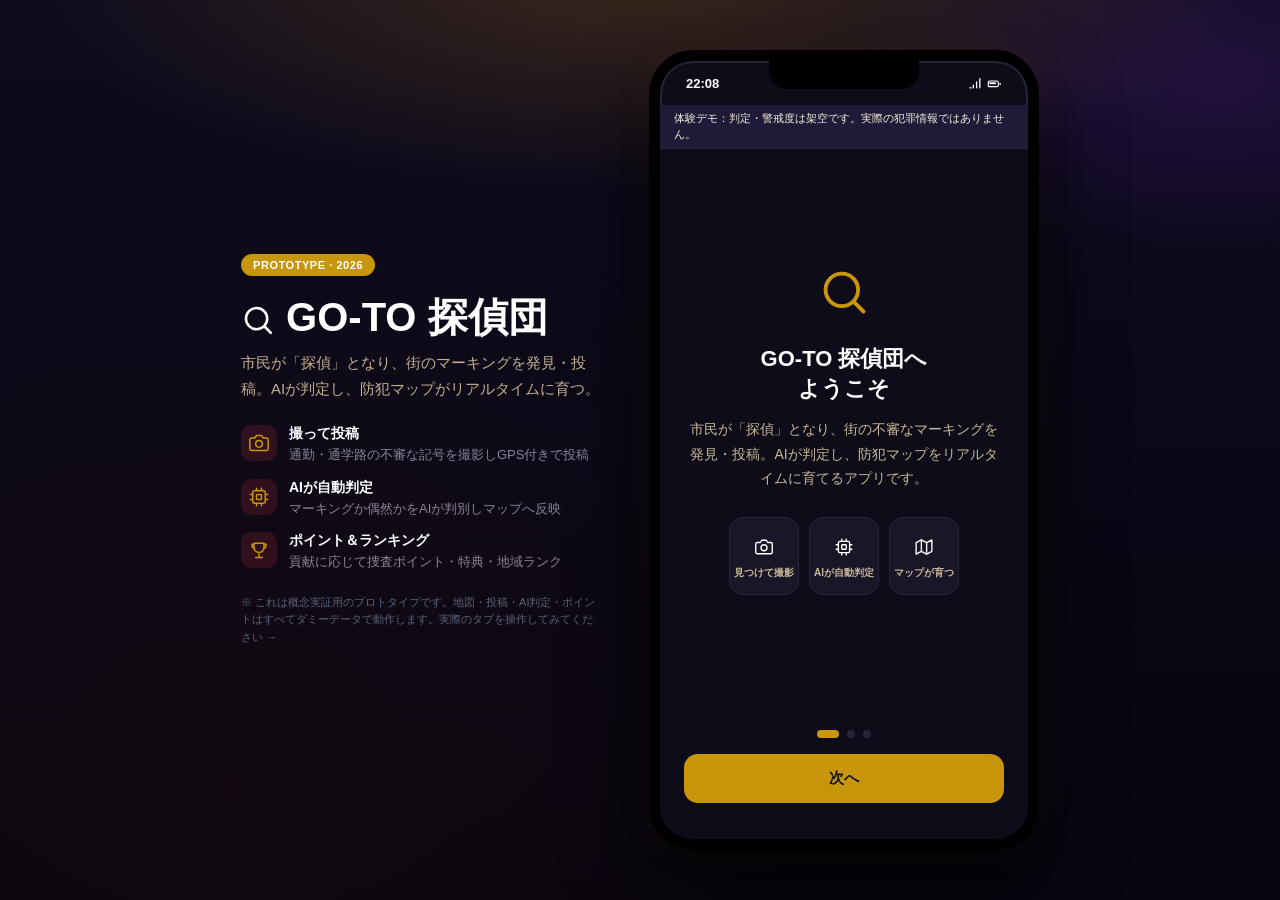
<file: index.html>
<!DOCTYPE html>
<html lang="ja">
<head>
<meta charset="UTF-8" />
<meta name="viewport" content="width=device-width, initial-scale=1.0, viewport-fit=cover" />
<title>GO-TO 探偵団 — 市民参加型防犯アプリ プロトタイプ</title>
<meta name="description" content="市民が「探偵」となり、街のマーキング（侵入犯罪の目印）を発見・投稿。AIが判定し、防犯マップがリアルタイムに育つ。インタラクティブ・プロトタイプ。" />
<meta name="theme-color" content="#12122A" />

<!-- PWA -->
<link rel="manifest" href="manifest.json" />
<meta name="apple-mobile-web-app-capable" content="yes" />
<meta name="apple-mobile-web-app-status-bar-style" content="black-translucent" />
<meta name="apple-mobile-web-app-title" content="探偵団" />
<link rel="apple-touch-icon" href="icon.svg" />

<!-- Open Graph -->
<meta property="og:type" content="website" />
<meta property="og:title" content="GO-TO 探偵団 — 市民参加型防犯アプリ" />
<meta property="og:description" content="市民が「探偵」となり、街のマーキングを発見・投稿。AIが判定し、防犯マップがリアルタイムに育つ。実際のタブを操作できるプロトタイプ。" />
<meta property="og:url" content="https://b-w-hiroki.github.io/goto-tanteidan/" />
<meta property="og:site_name" content="GO-TO 探偵団" />
<meta property="og:locale" content="ja_JP" />
<meta property="og:image" content="https://b-w-hiroki.github.io/goto-tanteidan/ogp.png" />
<meta property="og:image:width" content="1200" />
<meta property="og:image:height" content="630" />

<!-- Twitter -->
<meta name="twitter:card" content="summary_large_image" />
<meta name="twitter:title" content="GO-TO 探偵団 — 市民参加型防犯アプリ" />
<meta name="twitter:description" content="市民が「探偵」となり、街のマーキングを発見・投稿。AIが判定し、防犯マップがリアルタイムに育つ。" />
<meta name="twitter:image" content="https://b-w-hiroki.github.io/goto-tanteidan/ogp.png" />

<link rel="icon" href="data:image/svg+xml,%3Csvg xmlns='http://www.w3.org/2000/svg' viewBox='0 0 100 100'%3E%3Ctext y='.9em' font-size='90'%3E%F0%9F%94%8D%3C/text%3E%3C/svg%3E" />
<link rel="stylesheet" href="vendor/leaflet/leaflet.css" />
<link rel="stylesheet" href="vendor/leaflet/MarkerCluster.css" />
<link rel="stylesheet" href="vendor/leaflet/MarkerCluster.Default.css" />
<link rel="stylesheet" href="styles.css">

</head>
<body>

<!-- ── Side pitch ── -->
<div class="pitch">
  <span class="badge">PROTOTYPE · 2026</span>
  <h1><span class="glass"><svg class="ic" viewBox="0 0 24 24" width="34" height="34" aria-hidden="true"><circle cx="11" cy="11" r="7.5"/><path d="M21 21l-4.6-4.6"/></svg></span> GO-TO 探偵団</h1>
  <p class="lead" data-i18n="pitch_lead">市民が「探偵」となり、街のマーキングを発見・投稿。AIが判定し、防犯マップがリアルタイムに育つ。</p>

  <div class="feat">
    <div class="ic-box"><svg class="ic" viewBox="0 0 24 24" width="20" height="20" aria-hidden="true"><path d="M23 19a2 2 0 0 1-2 2H3a2 2 0 0 1-2-2V8a2 2 0 0 1 2-2h4l2-3h6l2 3h4a2 2 0 0 1 2 2z"/><circle cx="12" cy="13" r="4"/></svg></div>
    <div class="tx"><b data-i18n="pitch_f1t">撮って投稿</b><span data-i18n="pitch_f1d">通勤・通学路の不審な記号を撮影しGPS付きで投稿</span></div>
  </div>
  <div class="feat">
    <div class="ic-box"><svg class="ic" viewBox="0 0 24 24" width="20" height="20" aria-hidden="true"><rect x="4.5" y="4.5" width="15" height="15" rx="2"/><rect x="9" y="9" width="6" height="6" rx="1"/><path d="M9 1.5V4M15 1.5V4M9 20v2.5M15 20v2.5M20 9h2.5M20 15h2.5M1.5 9H4M1.5 15H4"/></svg></div>
    <div class="tx"><b data-i18n="pitch_f2t">AIが自動判定</b><span data-i18n="pitch_f2d">マーキングか偶然かをAIが判別しマップへ反映</span></div>
  </div>
  <div class="feat">
    <div class="ic-box"><svg class="ic" viewBox="0 0 24 24" width="20" height="20" aria-hidden="true"><path d="M8 21h8M12 17v4M6 4h12v5a6 6 0 0 1-12 0z"/><path d="M6 5H3.5v1.5A3.5 3.5 0 0 0 6 9.9M18 5h2.5v1.5A3.5 3.5 0 0 1 18 9.9"/></svg></div>
    <div class="tx"><b data-i18n="pitch_f3t">ポイント＆ランキング</b><span data-i18n="pitch_f3d">貢献に応じて捜査ポイント・特典・地域ランク</span></div>
  </div>

  <p class="note" data-i18n="pitch_note">※ これは概念実証用のプロトタイプです。地図・投稿・AI判定・ポイントはすべてダミーデータで動作します。実際のタブを操作してみてください →</p>
</div>

<!-- ── Phone ── -->
<div class="phone">
  <div class="prototype-notice" data-i18n="prototype_notice">体験デモ：判定・警戒度は架空です。実際の犯罪情報ではありません。</div>
  <div class="notch"></div>
  <div class="statusbar"><span>9:41</span><span class="sb-ic"><svg class="ic" viewBox="0 0 24 24" width="13" height="13" aria-hidden="true"><path d="M2 20h2M8 20v-5M14 20V9M20 20V3" stroke-width="2.4"/></svg><svg class="ic" viewBox="0 0 24 24" width="15" height="15" aria-hidden="true"><rect x="2" y="8" width="16" height="9" rx="2"/><path d="M21 11.5v2"/><path d="M5 11.5h8" stroke-width="3"/></svg></span></div>

  <div class="screen" id="screen">

    <!-- HOME -->
    <section class="view active" id="view-home">
      <div class="hdr">
        <div><h2 data-i18n="home_greet">こんにちは、探偵</h2><div class="sub" data-i18n="home_sub">昼間は記号がいちばん見つけやすい</div></div>
        <div style="display:flex;gap:4px;align-items:center">
          <button class="hq-btn" onclick="openHQBriefing()" aria-label="捜査本部を開く"><svg class="ic" viewBox="0 0 24 24" width="21" height="21" aria-hidden="true"><path d="M22 19a2 2 0 0 1-2 2H4a2 2 0 0 1-2-2V5a2 2 0 0 1 2-2h5l2 3h9a2 2 0 0 1 2 2z"/></svg></button>
          <button class="info-btn" id="info-btn" onclick="openInfoView()" aria-label="最新情報を開く"><svg class="ic" viewBox="0 0 24 24" width="21" height="21" aria-hidden="true"><path d="M18 8A6 6 0 0 0 6 8c0 7-3 9-3 9h18s-3-2-3-9"/><path d="M13.7 21a2 2 0 0 1-3.4 0"/></svg><span class="info-badge" id="info-badge"></span></button>
          <button class="mission-btn" onclick="openMissionSheet()" aria-label="ミッションを開く"><svg class="ic" viewBox="0 0 24 24" width="21" height="21" aria-hidden="true"><path d="M16 4h2a2 2 0 0 1 2 2v14a2 2 0 0 1-2 2H6a2 2 0 0 1-2-2V6a2 2 0 0 1 2-2h2"/><rect x="8" y="2" width="8" height="4" rx="1"/></svg><span class="mission-count" id="mission-count"></span></button>
          <button class="avatar-btn" id="profile-btn" style="font-size:24px;padding:5px" data-i18n-aria="aria_profile" aria-label="マイページを開く">🕵️</button>
        </div>
      </div>

      <div class="hero" id="home-hero">
        <div class="glasswm"><svg class="ic" viewBox="0 0 24 24" width="80" height="80" aria-hidden="true"><circle cx="11" cy="11" r="7.5"/><path d="M21 21l-4.6-4.6"/></svg></div>
        <div class="hero-top">
          <div class="hero-id">
            <div class="role" id="home-role">特級探偵 / Lv.7</div>
            <div class="name" id="home-name">ユウキ さん</div>
          </div>
          <div class="hero-right">
            <div class="ptrow"><span class="pt" id="home-pt">2,687</span><span class="ptlbl" data-i18n="pts_label">捜査ポイント</span></div>
            <div class="fc-badge" id="fc-badge" role="button" aria-label="警戒度とアラートをマップで確認" onclick="event.stopPropagation();switchView('map')"></div>
          </div>
        </div>
        <div class="lvbar"><i id="lvbar"></i></div>
        <div class="lvtx"><span id="home-lvtx">次のランクまで あと 520 pt</span><span class="perk-hint" id="home-perk-hint" data-i18n="perk_hint">特典を見る ›</span></div>
        <div class="hero-today" id="hero-today"></div>
      </div>

      <div class="statgrid">
        <div class="stat" onclick="showStatTip(this,'stat_posts')"><span class="stat-ic"><svg class="ic" viewBox="0 0 24 24" width="14" height="14" aria-hidden="true"><path d="M23 19a2 2 0 0 1-2 2H3a2 2 0 0 1-2-2V8a2 2 0 0 1 2-2h4l2-3h6l2 3h4a2 2 0 0 1 2 2z"/><circle cx="12" cy="13" r="4"/></svg></span><b id="stat-posts">38</b><span class="stat-lbl" data-i18n="stat_posts_lbl">投稿数</span><div class="stat-tip"></div></div>
        <div class="stat" onclick="showStatTip(this,'stat_areas')"><span class="stat-ic"><svg class="ic" viewBox="0 0 24 24" width="14" height="14" aria-hidden="true"><rect x="3" y="11" width="18" height="11" rx="2"/><path d="M7 11V7a5 5 0 0 1 9.9-1"/></svg></span><b>12</b><span class="stat-lbl" data-i18n="stat_areas_lbl">エリア</span><div class="stat-tip"></div></div>
        <div class="stat" onclick="showStatTip(this,'stat_streak')"><span class="stat-ic"><svg class="ic" viewBox="0 0 24 24" width="14" height="14" aria-hidden="true"><path d="M8.5 14.5A2.5 2.5 0 0 0 11 12c0-1.4-.5-2-1-3-1.1-2.1-.2-4 2-6 .5 2.5 2 4.9 4 6.5 2 1.6 3 3.5 3 5.5a7 7 0 1 1-14 0c0-1.2.4-2.3 1-3a2.5 2.5 0 0 0 2.5 2.5z"/></svg></span><b id="stat-streak">5</b><span class="stat-lbl" data-i18n="stat_streak_lbl">連続日</span><div class="stat-tip"></div></div>
      </div>

      <div class="lv-nudge" id="lv-nudge" style="display:none" onclick="openLevelSheet()" tabindex="0" role="button" aria-label="レベルアップ詳細"></div>

      <div class="route-card" id="route-card"></div>

      <div class="sec-title" data-i18n="sec_feed">みんなの捜査ログ</div>
      <div class="feed-filter" id="feed-filter">
        <button class="ff-chip active" data-filter="all" data-i18n="ff_all">すべて</button>
        <button class="ff-chip" data-filter="ok" data-i18n="ff_ok">濃厚</button>
        <button class="ff-chip" data-filter="warn" data-i18n="ff_warn">要確認</button>
        <button class="ff-chip" data-filter="ng" data-i18n="ff_ng">偶然</button>
      </div>
      <div id="feed"></div>
    </section>

    <!-- MAP -->
    <section class="view" id="view-map" style="padding:0">
      <!-- map injected -->
    </section>

    <!-- CAMERA -->
    <section class="view cam-view" id="view-cam">
      <div class="cam-stage" id="cam-stage"></div>
    </section>

    <!-- RANKING -->
    <section class="view" id="view-rank">
      <div class="hdr"><div><h2 data-i18n="rank_title">ランキング</h2><div class="sub" data-i18n="rank_sub">渋谷区エリア</div></div><svg class="ic hdr-ic" viewBox="0 0 24 24" width="24" height="24" aria-hidden="true"><path d="M8 21h8M12 17v4M6 4h12v5a6 6 0 0 1-12 0z"/><path d="M6 5H3.5v1.5A3.5 3.5 0 0 0 6 9.9M18 5h2.5v1.5A3.5 3.5 0 0 1 18 9.9"/></svg></div>
      <div class="rank-tabs" id="rank-tabs">
        <button class="rt active" data-rtab="solo" data-i18n="rt_solo">個人</button>
        <button class="rt" data-rtab="team" data-i18n="rt_team">探偵団</button>
      </div>
      <div id="rank-solo">
        <div class="seg">
          <button class="active" data-seg="week" data-i18n="seg_week">今週</button>
          <button data-seg="month" data-i18n="seg_month">今月</button>
          <button data-seg="all" data-i18n="seg_all">総合</button>
        </div>
        <div class="card" id="rank-list"></div>
        <div id="my-contrib-wrap"></div>
      </div>
      <div id="rank-team" style="display:none">
        <div id="myteam-card"></div>
        <div class="sec-title" style="margin-top:14px" data-i18n="team_rank_title">探偵団ランキング</div>
        <div class="card" id="team-list"></div>
      </div>
    </section>

    <!-- BOOK -->
    <section class="view" id="view-book">
      <div class="hdr">
        <div><h2 data-i18n="book_title">探偵手帳</h2><div class="sub" data-i18n="book_sub">マーキング図鑑</div></div>
        <div style="display:flex;gap:6px;align-items:center">
          <button class="hq-btn" id="quiz-btn" aria-label="今日の防犯クイズ" title="今日の防犯クイズ"><svg class="ic" viewBox="0 0 24 24" width="20" height="20" aria-hidden="true"><path d="M9 18.5h6M10 22h4"/><path d="M15.1 14.5c.2-1 .6-1.7 1.4-2.5A4.6 4.6 0 0 0 18 8.5a6 6 0 0 0-12 0c0 1 .2 2.2 1.5 3.5.8.8 1.2 1.5 1.4 2.5"/></svg></button>
          <button class="hq-btn" id="safety-btn" aria-label="防犯Tips・緊急" title="防犯Tips・緊急"><svg class="ic" viewBox="0 0 24 24" width="20" height="20" aria-hidden="true"><path d="M12 22s8-4 8-10V5l-8-3-8 3v7c0 6 8 10 8 10z"/></svg></button>
          <svg class="ic hdr-ic" viewBox="0 0 24 24" width="24" height="24" aria-hidden="true"><path d="M4 19.5A2.5 2.5 0 0 1 6.5 17H20"/><path d="M6.5 2H20v20H6.5A2.5 2.5 0 0 1 4 19.5v-15A2.5 2.5 0 0 1 6.5 2z"/></svg>
        </div>
      </div>
      <input class="book-search" id="book-search" type="text" data-i18n-ph="book_search_ph" placeholder="記号名・意味で検索" />
      <div class="book-filter" id="book-filter">
        <button class="ff-chip active" data-bfilter="all" data-i18n="bf_all">すべて</button>
        <button class="ff-chip" data-bfilter="danger" data-i18n="bf_danger">要注意</button>
        <button class="ff-chip" data-bfilter="warn" data-i18n="bf_warn">要確認</button>
        <button class="ff-chip" data-bfilter="safe" data-i18n="bf_safe">偶然</button>
        <button class="ff-chip" data-bfilter="unfound" data-i18n="bf_unfound">未発見</button>
      </div>
      <div id="book-list"></div>
      <div class="book-sheet" id="book-sheet"></div>
    </section>

  </div>

  <div class="setup-view" id="setup-view"></div>

  <div class="onboard" id="onboard">
    <div class="ob-wrap">
      <div class="ob-slide" style="transform:translateX(0%)">
        <div class="ob-icon"><svg class="ic" viewBox="0 0 24 24" width="52" height="52" aria-hidden="true"><circle cx="11" cy="11" r="7.5"/><path d="M21 21l-4.6-4.6"/></svg></div>
        <div class="ob-title" data-i18n="ob1t">GO-TO 探偵団へ<br>ようこそ</div>
        <div class="ob-desc" data-i18n="ob1d">市民が「探偵」となり、街の不審なマーキングを発見・投稿。AIが判定し、防犯マップをリアルタイムに育てるアプリです。</div>
        <div class="ob-feats">
          <div class="ob-feat"><span><svg class="ic" viewBox="0 0 24 24" width="18" height="18" aria-hidden="true"><path d="M23 19a2 2 0 0 1-2 2H3a2 2 0 0 1-2-2V8a2 2 0 0 1 2-2h4l2-3h6l2 3h4a2 2 0 0 1 2 2z"/><circle cx="12" cy="13" r="4"/></svg></span><b data-i18n="ob_f1">見つけて撮影</b></div>
          <div class="ob-feat"><span><svg class="ic" viewBox="0 0 24 24" width="18" height="18" aria-hidden="true"><rect x="4.5" y="4.5" width="15" height="15" rx="2"/><rect x="9" y="9" width="6" height="6" rx="1"/><path d="M9 1.5V4M15 1.5V4M9 20v2.5M15 20v2.5M20 9h2.5M20 15h2.5M1.5 9H4M1.5 15H4"/></svg></span><b data-i18n="ob_f2">AIが自動判定</b></div>
          <div class="ob-feat"><span><svg class="ic" viewBox="0 0 24 24" width="18" height="18" aria-hidden="true"><path d="M1.5 6.2v15.3l7-3.7 7 3.7 7-3.7V2.5l-7 3.7-7-3.7-7 3.7z"/><path d="M8.5 2.5v15.3M15.5 6.2v15.3"/></svg></span><b data-i18n="ob_f3">マップが育つ</b></div>
        </div>
      </div>
      <div class="ob-slide" style="transform:translateX(100%)">
        <div class="ob-icon"><svg class="ic" viewBox="0 0 24 24" width="52" height="52" aria-hidden="true"><path d="M23 19a2 2 0 0 1-2 2H3a2 2 0 0 1-2-2V8a2 2 0 0 1 2-2h4l2-3h6l2 3h4a2 2 0 0 1 2 2z"/><circle cx="12" cy="13" r="4"/></svg></div>
        <div class="ob-title" data-i18n="ob2t">見つけたら、その場で撮る</div>
        <div class="ob-desc" data-i18n="ob2d">中央のカメラボタンをタップして撮影。AIが自動でマーキングを判定し、捜査ポイントを獲得できます。</div>
      </div>
      <div class="ob-slide" style="transform:translateX(200%)">
        <div class="ob-icon"><svg class="ic" viewBox="0 0 24 24" width="52" height="52" aria-hidden="true"><path d="M1.5 6.2v15.3l7-3.7 7 3.7 7-3.7V2.5l-7 3.7-7-3.7-7 3.7z"/><path d="M8.5 2.5v15.3M15.5 6.2v15.3"/></svg></div>
        <div class="ob-title" data-i18n="ob3t">投稿が地図を育てる</div>
        <div class="ob-desc" data-i18n="ob3d">投稿が増えるほど防犯マップが充実。ヒートマップや統計で危険スポットを把握できます。</div>
      </div>
    </div>
    <div class="ob-dots" id="ob-dots">
      <div class="ob-dot on"></div><div class="ob-dot"></div><div class="ob-dot"></div>
    </div>
    <div class="ob-foot">
      <button class="btn primary" id="ob-next">次へ</button>
    </div>
  </div>

  <div class="sheet-backdrop" id="sheet-backdrop" aria-hidden="true"></div>
  <div class="notif-sheet" id="notif-sheet"></div>
  <div class="rank-sheet" id="rank-sheet"></div>
  <div class="level-sheet" id="level-sheet"></div>
  <div class="mypage-sheet" id="mypage-sheet"></div>
  <div class="quiz-sheet" id="quiz-sheet"></div>
  <div class="card-sheet" id="card-sheet"></div>
  <div class="stats-sheet" id="stats-sheet"></div>
  <div class="safety-sheet" id="safety-sheet"></div>
  <div class="alert-sheet" id="alert-sheet"></div>
  <div class="mission-sheet" id="mission-sheet"></div>
  <div class="info-view" id="info-view"></div>
  <div class="hq-view" id="hq-view"></div>
  <div class="hq-view gov-view" id="gov-view"></div>
  <div class="detail-modal" id="detail-modal"></div>
  <div class="mark-sheet" id="mark-sheet"></div>
  <div class="report-sheet" id="report-sheet"></div>
  <div class="toast" id="toast"></div>

  <!-- Tab bar -->
  <nav class="tabbar">
    <button class="tab active" data-view="home">
      <span class="tab-badge" id="home-badge" style="display:none" role="button" data-i18n-aria="aria_notif" aria-label="新着通知を開く">0</span>
      <svg viewBox="0 0 24 24"><path d="M3 11l9-8 9 8M5 9v11h14V9"/></svg><span data-i18n="tab_home">ホーム</span>
    </button>
    <button class="tab" data-view="map">
      <svg viewBox="0 0 24 24"><path d="M9 3L4 5v16l5-2 6 2 5-2V3l-5 2-6-2z"/><path d="M9 3v16M15 5v16"/></svg><span data-i18n="tab_map">マップ</span>
    </button>
    <button class="tab cam" data-view="cam" data-i18n-aria="aria_cam" aria-label="カメラで撮影する">
      <div class="cambtn"><svg viewBox="0 0 24 24"><path d="M3 7h4l2-2h6l2 2h4v12H3z"/><circle cx="12" cy="13" r="3.5"/></svg></div>
    </button>
    <button class="tab" data-view="rank">
      <svg viewBox="0 0 24 24"><path d="M6 9V3h12v6a6 6 0 01-12 0zM6 5H3v2a3 3 0 003 3M18 5h3v2a3 3 0 01-3 3M9 21h6M12 15v6"/></svg><span data-i18n="tab_rank">ランク</span>
    </button>
    <button class="tab" data-view="book">
      <svg viewBox="0 0 24 24"><path d="M4 19.5A2.5 2.5 0 016.5 17H20"/><path d="M6.5 2H20v20H6.5A2.5 2.5 0 014 19.5v-15A2.5 2.5 0 016.5 2z"/></svg><span data-i18n="tab_book">手帳</span>
    </button>
  </nav>
</div>

<script src="vendor/leaflet/leaflet.js"></script>
<script src="vendor/leaflet/leaflet-heat.js"></script>
<script src="vendor/leaflet/leaflet.markercluster.js"></script>
<script src="js/core-data.js"></script>
<script src="js/state-missions.js"></script>
<script src="js/home-sheets.js"></script>
<script src="js/map-ranking.js"></script>
<script src="js/camera-setup.js"></script>
<script src="js/layers-init.js"></script>
</body>
</html>
</file>
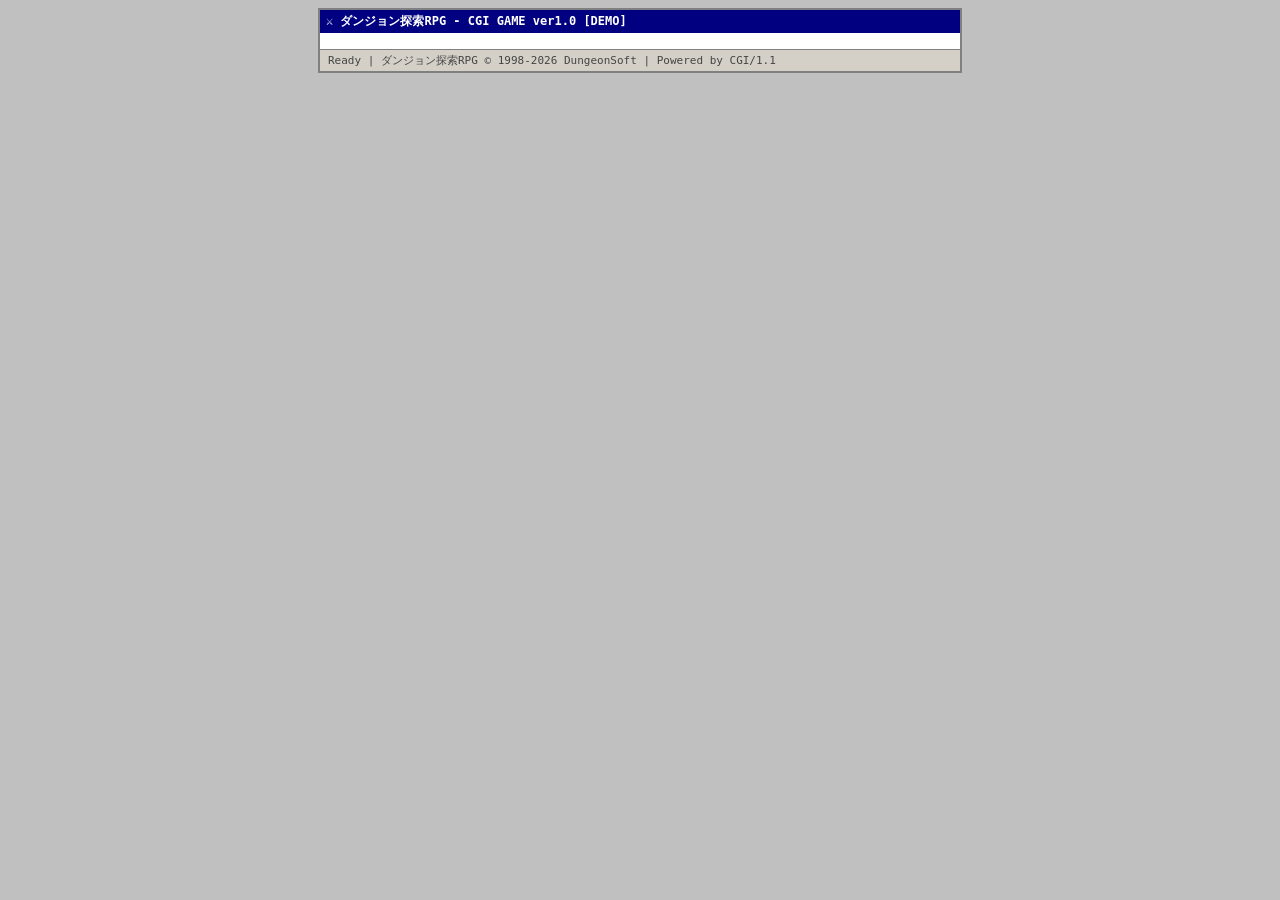
<file: game.html>
<!DOCTYPE html>
<html lang="ja">
<head>
<meta charset="UTF-8">
<title>ダンジョン探索RPG - CGI GAME ver1.0</title>
<style>
  body {
    background: #c0c0c0;
    font-family: "MS Gothic", "ＭＳ ゴシック", monospace;
    font-size: 13px;
    color: #000000;
    margin: 0;
    padding: 8px;
  }
  .main-frame {
    width: 640px;
    margin: 0 auto;
    border: 2px solid #808080;
    background: #ffffff;
    padding: 0;
  }
  .title-bar {
    background: #000080;
    color: #ffffff;
    padding: 3px 6px;
    font-size: 12px;
    font-weight: bold;
  }
  .content {
    padding: 8px;
  }
  h1 {
    text-align: center;
    font-size: 16px;
    color: #000080;
    border-bottom: 2px solid #000080;
    padding-bottom: 4px;
    margin: 4px 0 8px 0;
  }
  h2 {
    font-size: 13px;
    color: #800000;
    margin: 6px 0 4px 0;
    border-left: 4px solid #800000;
    padding-left: 6px;
  }
  table {
    border-collapse: collapse;
    width: 100%;
  }
  td, th {
    border: 1px solid #808080;
    padding: 3px 6px;
    font-size: 12px;
  }
  th {
    background: #d4d0c8;
    font-weight: bold;
  }
  .stat-bar-bg {
    background: #808080;
    display: inline-block;
    height: 12px;
    width: 120px;
    vertical-align: middle;
    border: 1px inset #404040;
  }
  .stat-bar-hp {
    background: #00aa00;
    height: 100%;
    display: inline-block;
  }
  .stat-bar-mp {
    background: #0000cc;
    height: 100%;
    display: inline-block;
  }
  .stat-bar-exp {
    background: #cc8800;
    height: 100%;
    display: inline-block;
  }
  .btn {
    display: inline-block;
    background: #d4d0c8;
    border: 2px outset #ffffff;
    padding: 3px 10px;
    cursor: pointer;
    font-family: "MS Gothic", monospace;
    font-size: 12px;
    margin: 2px;
    min-width: 60px;
    text-align: center;
    user-select: none;
  }
  .btn:active {
    border: 2px inset #808080;
    padding: 4px 9px 2px 11px;
  }
  .btn:hover {
    background: #e8e4dc;
  }
  .btn-danger {
    color: #cc0000;
    font-weight: bold;
  }
  .btn-primary {
    color: #000080;
    font-weight: bold;
  }
  .btn-disabled {
    color: #808080;
    cursor: default;
  }
  .log-box {
    background: #000000;
    color: #00ff00;
    font-family: "MS Gothic", monospace;
    font-size: 12px;
    padding: 6px 8px;
    height: 140px;
    overflow-y: auto;
    border: 2px inset #404040;
    white-space: pre-wrap;
    line-height: 1.4;
  }
  .log-box .log-damage { color: #ff4444; }
  .log-box .log-heal { color: #44ff44; }
  .log-box .log-mp { color: #4444ff; }
  .log-box .log-system { color: #ffff00; }
  .log-box .log-item { color: #ff8800; }
  .ascii-art {
    font-family: "MS Gothic", monospace;
    font-size: 11px;
    color: #000080;
    line-height: 1.2;
    text-align: center;
    background: #f0f0f0;
    border: 1px solid #808080;
    padding: 6px;
    margin: 4px 0;
  }
  .hr { border: 1px solid #808080; margin: 6px 0; }
  .status-panel {
    background: #fffff0;
    border: 1px solid #808080;
    padding: 6px;
    margin: 4px 0;
  }
  .battle-panel {
    background: #f0f8ff;
    border: 2px solid #000080;
    padding: 8px;
    margin: 4px 0;
  }
  .enemy-hp-bar {
    background: #ff4444;
    height: 100%;
    display: inline-block;
  }
  .shop-item { background: #fffff0; }
  .shop-item:hover { background: #ffffc0; }
  select {
    font-family: "MS Gothic", monospace;
    font-size: 12px;
    background: #ffffff;
    border: 2px inset #808080;
  }
  input[type="text"] {
    font-family: "MS Gothic", monospace;
    font-size: 12px;
    border: 2px inset #808080;
    background: #ffffff;
    padding: 2px 4px;
    width: 160px;
  }
  .scene-title {
    background: #000080;
    color: #ffffff;
    padding: 2px 8px;
    font-size: 13px;
    font-weight: bold;
    margin-bottom: 6px;
  }
  .footer {
    background: #d4d0c8;
    border-top: 1px solid #808080;
    padding: 3px 8px;
    font-size: 11px;
    color: #444;
  }
</style>
</head>
<body>

<div class="main-frame">
  <div class="title-bar">⚔ ダンジョン探索RPG - CGI GAME ver1.0 [DEMO]</div>
  <div class="content">
    <div id="game-root"></div>
  </div>
  <div class="footer" id="footer-bar">
    Ready | ダンジョン探索RPG © 1998-2026 DungeonSoft | Powered by CGI/1.1
  </div>
</div>

<script>
// =============================================
// ゲームデータ定義
// =============================================

const CLASSES = {
  warrior: { name: "戦士", hp: 120, mp: 20, atk: 15, def: 12, spd: 8, skills: ["パワーアタック", "かばう"] },
  mage:    { name: "魔法使い", hp: 70, mp: 80, atk: 8, def: 6, spd: 10, skills: ["ファイア", "サンダー"] },
  priest:  { name: "僧侶", hp: 90, mp: 60, atk: 9, def: 9, spd: 9, skills: ["ヒール", "ライト"] },
  thief:   { name: "盗賊", hp: 85, mp: 30, atk: 12, def: 8, spd: 16, skills: ["2回攻撃", "盗む"] },
};

const SKILLS = {
  "パワーアタック": { mp: 8,  type: "atk",   power: 2.0,  desc: "強力な一撃！" },
  "かばう":         { mp: 5,  type: "def",    power: 1,    desc: "仲間をかばう（DEF2倍）" },
  "ファイア":       { mp: 12, type: "magic",  power: 2.5,  desc: "炎の魔法！" },
  "サンダー":       { mp: 16, type: "magic",  power: 3.2,  desc: "雷撃！" },
  "ヒール":         { mp: 10, type: "heal",   power: 35,   desc: "HPを回復する" },
  "ライト":         { mp: 8,  type: "magic",  power: 1.8,  desc: "聖なる光で攻撃" },
  "2回攻撃":        { mp: 6,  type: "double", power: 1.2,  desc: "素早く2回攻撃！" },
  "盗む":           { mp: 4,  type: "steal",  power: 1,    desc: "敵からアイテムを盗む" },
};

const ITEMS = {
  ポーション:     { price: 80,  effect: "hp", value: 50,  desc: "HPを50回復" },
  ハイポーション: { price: 250, effect: "hp", value: 150, desc: "HPを150回復" },
  エーテル:       { price: 120, effect: "mp", value: 30,  desc: "MPを30回復" },
  毒消し:         { price: 50,  effect: "cure_poison", value: 1, desc: "毒を治す" },
  爆弾:           { price: 200, effect: "bomb", value: 100, desc: "敵に100ダメージ" },
};

const WEAPONS = {
  "銅の剣":   { price: 100,  atk: 5,  desc: "錆びた銅剣" },
  "鉄の剣":   { price: 400,  atk: 12, desc: "標準的な鉄剣" },
  "鋼の剣":   { price: 1200, atk: 22, desc: "鋼鉄の長剣" },
  "炎の剣":   { price: 4000, atk: 38, desc: "炎属性の魔剣" },
  "木の杖":   { price: 80,   atk: 3,  desc: "魔力を宿す杖" },
  "魔法の杖": { price: 600,  atk: 15, desc: "魔力が高い杖" },
  "短剣":     { price: 150,  atk: 7,  desc: "素早く攻撃できる" },
};

const ARMORS = {
  "布の鎧":   { price: 80,   def: 3,  desc: "粗末な布の鎧" },
  "革の鎧":   { price: 300,  def: 8,  desc: "革製の鎧" },
  "鉄の鎧":   { price: 900,  def: 16, desc: "鉄製の重い鎧" },
  "鎖帷子":   { price: 2000, def: 26, desc: "細かな鎖を編んだ鎧" },
  "魔法ローブ":{ price: 500, def: 10, desc: "魔力を高める" },
};

const AREAS = [
  {
    id: "town",
    name: "🏰 コペルの町",
    desc: "小さな宿場町。旅人が行き交う。\n最近、近くのダンジョンで魔物が増えたと聞く。",
    ascii: [
      "         _____",
      "        /     \\",
      "       / 町 宿  \\",
      "  ____/___________\\____",
      " |  []  []   []  []   |",
      " |____________________|",
      "   ████▓▓████▓▓████",
    ],
    actions: ["dungeon", "shop", "inn", "status", "save"],
  },
  {
    id: "dungeon_entrance",
    name: "🕯 ダンジョン入口",
    desc: "薄暗い洞窟の入口。生臭い風が吹いてくる。\nかすかに魔物の気配がする...",
    ascii: [
      "     _____",
      "    /     \\",
      "   |  ＊  |",
      "   | [入] |   ← 危険区域",
      "   |  口  |",
      "   |_____|",
      "  /       \\",
    ],
    danger: 1,
    actions: ["explore_b1", "back_town"],
  },
  {
    id: "dungeon_b1",
    name: "⚔ ダンジョン B1F",
    desc: "地下1階。苔むした石畳。\nどこからか魔物の声が聞こえる。",
    ascii: [
      " ___  ___  ___  ___",
      "|   ||   ||   ||   |",
      "|B1F||   ||   ||   |",
      "|___||___||___||___|",
      "  ↓ ↓ ↓ ↓ ↓ ↓ ↓ ↓",
    ],
    danger: 2,
    actions: ["explore_b2", "battle_random", "back_entrance"],
  },
  {
    id: "dungeon_b2",
    name: "💀 ダンジョン B2F",
    desc: "地下2階。深くなるほど魔物が強くなる。\nボスの部屋が近い...",
    ascii: [
      " ▓▓▓▓▓▓▓▓▓▓▓▓▓▓▓▓",
      " ▓  B2F AREA    ▓",
      " ▓   [????]     ▓",
      " ▓   BOSS→      ▓",
      " ▓▓▓▓▓▓▓▓▓▓▓▓▓▓▓▓",
    ],
    danger: 3,
    actions: ["boss_battle", "battle_random", "back_b1"],
  },
];

const ENEMIES = {
  スライム:    { hp: 30,  mp: 0,  atk: 6,  def: 2,  exp: 12,  gold: 8,   ascii: ["  (  )",  " ( ΩΩ )", "  \\__/  "] },
  コウモリ:    { hp: 25,  mp: 0,  atk: 8,  def: 3,  exp: 15,  gold: 12,  ascii: [" \\(  )/", " (> o<)", "  /\\  /\\  "] },
  ゴブリン:    { hp: 55,  mp: 10, atk: 14, def: 6,  exp: 28,  gold: 22,  ascii: ["  (^o^)", " \\|_|/ ", "  / \\   "] },
  スケルトン:  { hp: 70,  mp: 0,  atk: 18, def: 8,  exp: 40,  gold: 35,  ascii: ["  (☠☠)", "  |_|  ", "  /|\\  "] },
  ダークウルフ:{ hp: 90,  mp: 0,  atk: 22, def: 10, exp: 55,  gold: 48,  ascii: [" /\\_/\\", "(  oO  )", "  m m  "] },
  魔法使い:    { hp: 60,  mp: 50, atk: 20, def: 5,  exp: 65,  gold: 70,  ascii: ["  (★_★)", "  |§|  ", "  /_\\  "] },
  ダークナイト:{ hp: 150, mp: 20, atk: 30, def: 20, exp: 120, gold: 100, ascii: ["  [■■]", " ▓(>∀<)▓", "  /  \\  "], boss: true },
  ドラゴン:    { hp: 400, mp: 80, atk: 55, def: 35, exp: 500, gold: 800, ascii: [" /\\  /\\", "(oo OO )", " \\/◆\\/  "], boss: true },
};

const ENEMY_POOL_B1 = ["スライム", "コウモリ", "ゴブリン"];
const ENEMY_POOL_B2 = ["スケルトン", "ダークウルフ", "魔法使い"];

// =============================================
// ゲーム状態
// =============================================
let G = {
  phase: "title", // title | create | town | dungeon_entrance | dungeon_b1 | dungeon_b2 | battle | shop | inn | gameover | gameclear
  player: null,
  battle: null,
  logs: [],
  turn: 1,
};

function newPlayer(name, cls) {
  const c = CLASSES[cls];
  return {
    name, cls,
    lv: 1,
    maxHp: c.hp, hp: c.hp,
    maxMp: c.mp, mp: c.mp,
    baseAtk: c.atk, baseDef: c.def, baseSpd: c.spd,
    atk: c.atk, def: c.def, spd: c.spd,
    exp: 0, expNext: 50,
    gold: 100,
    weapon: null, armor: null,
    items: { ポーション: 3 },
    skills: [...c.skills],
    poison: false,
    kills: 0,
    defeatedBoss: [],
  };
}

// =============================================
// ログシステム
// =============================================
function log(msg, type) {
  G.logs.push({ msg, type: type || "normal" });
  if (G.logs.length > 60) G.logs.shift();
  const box = document.getElementById("log-box");
  if (!box) return;
  box.innerHTML = G.logs.map(l => {
    const cls = l.type !== "normal" ? ` class="log-${l.type}"` : "";
    return `<span${cls}>${escHtml(l.msg)}</span>`;
  }).join("\n");
  box.scrollTop = box.scrollHeight;
}

function escHtml(s) {
  return s.replace(/&/g,"&amp;").replace(/</g,"&lt;").replace(/>/g,"&gt;");
}

// =============================================
// セーブ/ロード
// =============================================
function saveGame() {
  localStorage.setItem("retro_rpg_save", JSON.stringify(G.player));
  log("【セーブ完了】冒険の記録を保存しました。", "system");
}

function loadGame() {
  const d = localStorage.getItem("retro_rpg_save");
  if (!d) return false;
  G.player = JSON.parse(d);
  return true;
}

// =============================================
// 計算ユーティリティ
// =============================================
function calcAtk(p) {
  const w = p.weapon ? WEAPONS[p.weapon].atk : 0;
  return p.baseAtk + w;
}
function calcDef(p) {
  const a = p.armor ? ARMORS[p.armor].def : 0;
  return p.baseDef + a;
}
function rand(min, max) {
  return Math.floor(Math.random() * (max - min + 1)) + min;
}
function clamp(v, mn, mx) { return Math.max(mn, Math.min(mx, v)); }

function hpPct(cur, max) { return Math.round(clamp(cur/max, 0, 1) * 100); }

function barHtml(pct, type) {
  const w = Math.round(120 * pct / 100);
  return `<span class="stat-bar-bg"><span class="stat-bar-${type}" style="width:${w}px;"></span></span>`;
}

// =============================================
// レベルアップ
// =============================================
function checkLevelUp() {
  const p = G.player;
  while (p.exp >= p.expNext) {
    p.exp -= p.expNext;
    p.lv++;
    const gain = {
      hp: rand(8, 16), mp: rand(4, 10),
      atk: rand(1, 3), def: rand(1, 2), spd: rand(0, 1),
    };
    p.maxHp += gain.hp; p.hp = Math.min(p.hp + gain.hp, p.maxHp);
    p.maxMp += gain.mp; p.mp = Math.min(p.mp + gain.mp, p.maxMp);
    p.baseAtk += gain.atk; p.baseDef += gain.def; p.baseSpd += gain.spd;
    p.expNext = Math.floor(p.expNext * 1.5);
    log(`★ LEVEL UP! Lv.${p.lv} になった！ HP+${gain.hp} MP+${gain.mp} ATK+${gain.atk} DEF+${gain.def}`, "system");
  }
}

// =============================================
// バトルシステム
// =============================================
function startBattle(enemyName, isBoss) {
  const ed = ENEMIES[enemyName];
  G.battle = {
    name: enemyName,
    hp: ed.hp, maxHp: ed.hp,
    mp: ed.mp, atk: ed.atk, def: ed.def,
    exp: ed.exp, gold: ed.gold,
    ascii: ed.ascii,
    isBoss: !!ed.boss,
    poison: false,
    turn: 0,
  };
  G.phase = "battle";
  log(`⚔ ${enemyName} があらわれた！`, "system");
  render();
}

function battleAction(action, skillOrItem) {
  const p = G.player;
  const e = G.battle;
  e.turn++;

  let playerDmg = 0;
  let msg = "";

  // プレイヤーターン
  if (action === "attack") {
    const atk = calcAtk(p);
    const dmg = Math.max(1, rand(atk - 3, atk + 5) - e.def);
    e.hp -= dmg;
    playerDmg = dmg;
    msg = `${p.name} の攻撃！ ${e.name} に ${dmg} ダメージ！`;
    log(msg, "damage");
  } else if (action === "skill") {
    const sk = SKILLS[skillOrItem];
    if (p.mp < sk.mp) { log("MPが足りない！", "damage"); battleEnemyTurn(); return; }
    p.mp -= sk.mp;
    if (sk.type === "atk" || sk.type === "double") {
      const times = sk.type === "double" ? 2 : 1;
      let total = 0;
      for (let i = 0; i < times; i++) {
        const atk = calcAtk(p);
        const dmg = Math.max(1, Math.floor(rand(atk - 2, atk + 4) * sk.power) - e.def);
        e.hp -= dmg; total += dmg;
      }
      playerDmg = total;
      log(`${p.name} の ${skillOrItem}！ ${e.name} に ${total} ダメージ！`, "damage");
    } else if (sk.type === "magic") {
      const dmg = Math.max(1, Math.floor(rand(p.baseAtk, p.baseAtk * 2) * sk.power));
      e.hp -= dmg; playerDmg = dmg;
      log(`${p.name} の ${skillOrItem}！ ${e.name} に ${dmg} 魔法ダメージ！`, "damage");
    } else if (sk.type === "heal") {
      const heal = Math.floor(sk.power + rand(0, 20));
      p.hp = Math.min(p.hp + heal, p.maxHp);
      log(`${p.name} は ${skillOrItem} を唱えた！ HP ${heal} 回復！`, "heal");
    } else if (sk.type === "steal") {
      if (rand(1, 100) <= 60) {
        p.gold += 20; log(`${p.name} は ${e.name} から 20G を盗んだ！`, "item");
      } else { log("盗みに失敗した...", "normal"); }
    }
  } else if (action === "item") {
    const it = ITEMS[skillOrItem];
    if (!p.items[skillOrItem] || p.items[skillOrItem] <= 0) { log("アイテムがない！", "damage"); return; }
    p.items[skillOrItem]--;
    if (it.effect === "hp") {
      const heal = it.value;
      p.hp = Math.min(p.hp + heal, p.maxHp);
      log(`${skillOrItem} を使った！ HP ${heal} 回復！`, "heal");
    } else if (it.effect === "mp") {
      p.mp = Math.min(p.mp + it.value, p.maxMp);
      log(`${skillOrItem} を使った！ MP ${it.value} 回復！`, "mp");
    } else if (it.effect === "cure_poison") {
      p.poison = false;
      log(`${skillOrItem} で毒を治した！`, "heal");
    } else if (it.effect === "bomb") {
      e.hp -= it.value;
      log(`${skillOrItem} を投げた！ ${e.name} に ${it.value} ダメージ！`, "damage");
      playerDmg = it.value;
    }
  } else if (action === "run") {
    const spd = p.baseSpd + rand(0, 5);
    if (spd >= e.atk / 3 || rand(1, 100) <= 50) {
      log("うまく逃げ出した！", "system");
      G.battle = null;
      G.phase = G.player._prevPhase || "dungeon_b1";
      render(); return;
    } else {
      log("逃げられなかった！", "damage");
    }
  }

  // 毒ダメージ
  if (p.poison) {
    const pdmg = Math.max(1, Math.floor(p.maxHp * 0.05));
    p.hp -= pdmg;
    log(`${p.name} は毒でHPが ${pdmg} 減った！`, "damage");
  }

  // 勝利チェック
  if (e.hp <= 0) {
    e.hp = 0;
    log(`${e.name} を倒した！ EXP +${e.exp}  GOLD +${e.gold}G`, "system");
    p.exp += e.exp;
    p.gold += e.gold;
    p.kills++;
    if (e.isBoss) p.defeatedBoss.push(e.name);
    checkLevelUp();
    G.battle = null;
    if (p.defeatedBoss.includes("ドラゴン")) {
      G.phase = "gameclear";
    } else {
      G.phase = p._prevPhase || "dungeon_b1";
    }
    render(); return;
  }

  battleEnemyTurn();
}

function battleEnemyTurn() {
  const p = G.player;
  const e = G.battle;
  if (!e || e.hp <= 0) return;

  const def = calcDef(p);
  let dmg = Math.max(0, rand(e.atk - 3, e.atk + 5) - def);

  // ボスは強い行動
  if (e.isBoss && rand(1, 100) <= 30) {
    dmg = Math.floor(dmg * 1.8);
    log(`${e.name} の必殺攻撃！ ${p.name} に ${dmg} ダメージ！！`, "damage");
  } else {
    if (dmg > 0) log(`${e.name} の攻撃！ ${p.name} に ${dmg} ダメージ！`, "damage");
    else log(`${e.name} の攻撃！ しかしかわした！`, "normal");
  }

  p.hp -= dmg;
  if (p.hp <= 0) {
    p.hp = 0;
    log(`${p.name} は倒れてしまった...`, "damage");
    G.battle = null;
    G.phase = "gameover";
    render(); return;
  }

  render();
}

// =============================================
// ショップ
// =============================================
function buyItem(itemName, category) {
  const p = G.player;
  let price, data;
  if (category === "item") { data = ITEMS[itemName]; price = data.price; }
  else if (category === "weapon") { data = WEAPONS[itemName]; price = data.price; }
  else if (category === "armor") { data = ARMORS[itemName]; price = data.price; }

  if (p.gold < price) { log("所持金が足りない！", "damage"); return; }
  p.gold -= price;

  if (category === "item") {
    p.items[itemName] = (p.items[itemName] || 0) + 1;
    log(`${itemName} を購入した！（所持 ${p.items[itemName]}個）`, "item");
  } else if (category === "weapon") {
    p.weapon = itemName;
    log(`${itemName} を装備した！ ATK +${data.atk}`, "item");
  } else if (category === "armor") {
    p.armor = itemName;
    log(`${itemName} を装備した！ DEF +${data.def}`, "item");
  }
  render();
}

// =============================================
// レンダリング
// =============================================
function render() {
  const root = document.getElementById("game-root");
  const p = G.player;

  if (G.phase === "title") { root.innerHTML = renderTitle(); return; }
  if (G.phase === "create") { root.innerHTML = renderCreate(); return; }
  if (G.phase === "gameover") { root.innerHTML = renderGameOver(); return; }
  if (G.phase === "gameclear") { root.innerHTML = renderGameClear(); return; }

  let html = "";

  // ステータスバー（常時表示）
  if (p) {
    const hpPc = hpPct(p.hp, p.maxHp);
    const mpPc = hpPct(p.mp, p.maxMp);
    const expPc = hpPct(p.exp, p.expNext);
    const atkTotal = calcAtk(p);
    const defTotal = calcDef(p);
    html += `
    <div class="status-panel">
      <table><tr>
        <td width="50%">
          <b>${escHtml(p.name)}</b>（${CLASSES[p.cls].name}）Lv.<b>${p.lv}</b>
          <br>HP: ${p.hp}/${p.maxHp} ${barHtml(hpPc,"hp")} ${p.poison?"<span style='color:#800;'>[毒]</span>":""}
          <br>MP: ${p.mp}/${p.maxMp} ${barHtml(mpPc,"mp")}
          <br>EXP: ${p.exp}/${p.expNext} ${barHtml(expPc,"exp")}
        </td>
        <td>
          ATK: ${atkTotal}　DEF: ${defTotal}　SPD: ${p.baseSpd}<br>
          GOLD: ${p.gold}G　所持アイテム: ${Object.entries(p.items).filter(([,v])=>v>0).map(([k,v])=>`${k}×${v}`).join(" / ") || "なし"}<br>
          武器: ${p.weapon || "なし"}　防具: ${p.armor || "なし"}<br>
          討伐数: ${p.kills}体
        </td>
      </tr></table>
    </div>`;
  }

  if (G.phase === "battle") {
    html += renderBattle();
  } else if (G.phase === "shop") {
    html += renderShop();
  } else if (G.phase === "inn") {
    html += renderInn();
  } else if (G.phase === "status") {
    html += renderStatus();
  } else {
    html += renderArea();
  }

  // ログ
  html += `<h2>◆ メッセージログ</h2>
  <div class="log-box" id="log-box"></div>`;

  root.innerHTML = html;

  // ログ再描画
  const box = document.getElementById("log-box");
  if (box) {
    box.innerHTML = G.logs.map(l => {
      const cls = l.type !== "normal" ? ` class="log-${l.type}"` : "";
      return `<span${cls}>${escHtml(l.msg)}</span>`;
    }).join("\n");
    box.scrollTop = box.scrollHeight;
  }
}

// =============================================
// 各シーン描画
// =============================================

function renderTitle() {
  const hasSave = !!localStorage.getItem("retro_rpg_save");
  return `
  <div class="ascii-art">
   ██████╗ ██╗   ██╗███╗  ██╗ ██████╗ ███████╗ ██████╗ ███╗  ██╗
   ██╔══██╗██║   ██║████╗ ██║██╔════╝ ██╔════╝██╔═══██╗████╗ ██║
   ██║  ██║██║   ██║██╔██╗██║██║  ███╗█████╗  ██║   ██║██╔██╗██║
   ██║  ██║██║   ██║██║╚████║██║   ██║██╔══╝  ██║   ██║██║╚████║
   ██████╔╝╚██████╔╝██║ ╚███║╚██████╔╝███████╗╚██████╔╝██║ ╚███║
   ╚═════╝  ╚═════╝ ╚═╝  ╚══╝ ╚═════╝ ╚══════╝ ╚═════╝ ╚═╝  ╚══╝
         ～ ダンジョン探索 テキストRPG ～
  </div>
  <div style="text-align:center;margin:8px 0;">
    <div style="color:#800000;font-size:12px;">⚔ Welcome to DUNGEON RPG ver1.0 ⚔</div>
    <div style="color:#000080;font-size:11px;margin-top:4px;">昔懐かしCGI掲示板ゲーム風テキストRPG</div>
  </div>
  <hr class="hr">
  <div style="text-align:center;padding:12px 0;">
    <span class="btn btn-primary" onclick="G.phase='create';render()">▶ 新しく始める</span>
    ${hasSave ? `<span class="btn" onclick="doLoad()">■ セーブを続ける</span>` : `<span class="btn btn-disabled">■ セーブなし</span>`}
  </div>
  <hr class="hr">
  <div style="font-size:11px;color:#444;text-align:center;">
    操作: 画面のボタンをクリック / ブラウザのみで動作<br>
    ※ このゲームはブラウザのローカルストレージにセーブします
  </div>`;
}

function doLoad() {
  if (loadGame()) {
    G.phase = "town";
    log("セーブデータをロードしました。", "system");
    render();
  }
}

function renderCreate() {
  return `
  <h1>キャラクター作成</h1>
  <p style="font-size:12px;">名前を入力し、職業を選んでください。</p>
  <table>
    <tr><th width="100">名前</th>
      <td><input type="text" id="pc-name" maxlength="12" placeholder="勇者の名前" value=""></td>
    </tr>
    <tr><th>職業</th>
      <td>
        <select id="pc-cls" onchange="updateClassPreview()">
          <option value="warrior">戦士</option>
          <option value="mage">魔法使い</option>
          <option value="priest">僧侶</option>
          <option value="thief">盗賊</option>
        </select>
      </td>
    </tr>
  </table>
  <div id="cls-preview" style="margin-top:8px;"></div>
  <div style="margin-top:10px;">
    <span class="btn btn-primary" onclick="doCreate()">▶ 冒険を始める！</span>
    <span class="btn" onclick="G.phase='title';render()">◀ 戻る</span>
  </div>
  <script>updateClassPreview();<\/script>`;
}

function updateClassPreview() {
  const sel = document.getElementById("pc-cls");
  if (!sel) return;
  const cls = sel.value;
  const c = CLASSES[cls];
  const prev = document.getElementById("cls-preview");
  if (!prev) return;
  prev.innerHTML = `
  <div class="battle-panel">
    <b>【${c.name}】</b><br>
    HP: ${c.hp}  MP: ${c.mp}  ATK: ${c.atk}  DEF: ${c.def}  SPD: ${c.spd}<br>
    スキル: ${c.skills.join("、")}<br>
    <span style="font-size:11px;color:#555;">${cls==="warrior"?"攻守バランス型。初心者向け。":cls==="mage"?"高火力魔法型。打たれ弱い。":cls==="priest"?"回復が得意。長期戦向き。":"素早い攻撃と盗みが得意。"}</span>
  </div>`;
}

function doCreate() {
  const nameEl = document.getElementById("pc-name");
  const clsEl = document.getElementById("pc-cls");
  const name = nameEl ? nameEl.value.trim() : "";
  const cls = clsEl ? clsEl.value : "warrior";
  if (!name) { alert("名前を入力してください"); return; }
  G.player = newPlayer(name, cls);
  G.phase = "town";
  G.logs = [];
  log(`${name}（${CLASSES[cls].name}）の冒険が始まった！`, "system");
  log("コペルの町に到着した。ダンジョンを探索しよう。", "normal");
  render();
}

function renderArea() {
  const areaId = G.phase;
  const area = AREAS.find(a => a.id === areaId) || AREAS[0];
  const p = G.player;

  let actionHtml = "";
  for (const act of area.actions) {
    if (act === "dungeon")        actionHtml += `<span class="btn" onclick="goTo('dungeon_entrance')">⬇ ダンジョンへ</span>`;
    else if (act === "shop")      actionHtml += `<span class="btn btn-primary" onclick="goTo('shop')">🏪 ショップ</span>`;
    else if (act === "inn")       actionHtml += `<span class="btn btn-primary" onclick="goTo('inn')">🏠 宿屋</span>`;
    else if (act === "status")    actionHtml += `<span class="btn" onclick="goTo('status')">📊 ステータス</span>`;
    else if (act === "save")      actionHtml += `<span class="btn" onclick="saveGame()">💾 セーブ</span>`;
    else if (act === "explore_b1") actionHtml += `<span class="btn btn-danger" onclick="goTo('dungeon_b1')">⬇ B1Fへ進む</span>`;
    else if (act === "back_town") actionHtml += `<span class="btn" onclick="goTo('town')">⬆ 町へ戻る</span>`;
    else if (act === "explore_b2") actionHtml += `<span class="btn btn-danger" onclick="goTo('dungeon_b2')">⬇ B2Fへ進む（危険！）</span>`;
    else if (act === "battle_random") {
      const pool = areaId === "dungeon_b1" ? ENEMY_POOL_B1 : ENEMY_POOL_B2;
      actionHtml += `<span class="btn btn-danger" onclick="doRandomBattle('${areaId}')">⚔ 探索する（バトル）</span>`;
    }
    else if (act === "back_entrance") actionHtml += `<span class="btn" onclick="goTo('dungeon_entrance')">⬆ 入口に戻る</span>`;
    else if (act === "back_b1")   actionHtml += `<span class="btn" onclick="goTo('dungeon_b1')">⬆ B1Fへ戻る</span>`;
    else if (act === "boss_battle") {
      const boss = p && p.defeatedBoss.includes("ダークナイト") ? "ドラゴン" : "ダークナイト";
      const defeated = p && p.defeatedBoss.includes(boss);
      if (!defeated) actionHtml += `<span class="btn btn-danger" onclick="doBossBattle('${boss}','${areaId}')">💀 ボス部屋へ（${boss}）</span>`;
      else actionHtml += `<span class="btn btn-disabled">✓ ボス討伐済</span>`;
    }
  }

  return `
  <div class="scene-title">${area.name}</div>
  <div class="ascii-art">${area.ascii.join("<br>")}</div>
  <p style="font-size:12px;white-space:pre-line;">${escHtml(area.desc)}</p>
  <hr class="hr">
  <div>${actionHtml}</div>`;
}

function goTo(phase) {
  G.phase = phase;
  render();
}

function doRandomBattle(fromPhase) {
  const pool = fromPhase === "dungeon_b1" ? ENEMY_POOL_B1 : ENEMY_POOL_B2;
  const eName = pool[rand(0, pool.length - 1)];
  G.player._prevPhase = fromPhase;
  startBattle(eName, false);
}

function doBossBattle(bossName, fromPhase) {
  G.player._prevPhase = fromPhase;
  log(`⚠ ボス ${bossName} が立ちはだかった！！`, "system");
  startBattle(bossName, true);
}

function renderBattle() {
  const p = G.player;
  const e = G.battle;
  if (!e) return "";
  const hpPc = hpPct(e.hp, e.maxHp);

  let skillBtns = p.skills.map(sk => {
    const s = SKILLS[sk];
    const disabled = p.mp < s.mp ? " btn-disabled" : "";
    return `<span class="btn${disabled}" onclick="${disabled?'':`battleAction('skill','${sk}')`}">${sk}(MP:${s.mp})</span>`;
  }).join("");

  let itemBtns = Object.entries(p.items)
    .filter(([,v]) => v > 0)
    .map(([k,v]) => `<span class="btn" onclick="battleAction('item','${k}')">${k}(${v})</span>`)
    .join("") || '<span class="btn btn-disabled">なし</span>';

  return `
  <div class="battle-panel">
    <div style="text-align:center;">
      <div class="ascii-art">${e.ascii.join("<br>")}</div>
      <b style="font-size:14px;">${escHtml(e.name)}</b>
      ${e.isBoss ? ' <span style="color:#cc0000;font-weight:bold;">[BOSS]</span>' : ""}
      <br>HP: ${e.hp}/${e.maxHp} ${barHtml(hpPc,"hp")}
    </div>
    <hr class="hr">
    <b>【攻撃】</b><br>
    <span class="btn btn-danger" onclick="battleAction('attack')">⚔ たたかう</span>
    ${skillBtns}
    <br><b>【アイテム】</b><br>
    ${itemBtns}
    <br><b>【その他】</b><br>
    <span class="btn" onclick="battleAction('run')">💨 にげる</span>
  </div>`;
}

function renderShop() {
  const p = G.player;

  const itemRows = Object.entries(ITEMS).map(([k,v]) =>
    `<tr class="shop-item"><td>${k}</td><td>${v.desc}</td><td>${v.price}G</td>
     <td><span class="btn${p.gold<v.price?' btn-disabled':''}" onclick="${p.gold<v.price?'':``buyItem('${k}','item')``}">購入</span></td></tr>`
  ).join("");

  const weapRows = Object.entries(WEAPONS).map(([k,v]) =>
    `<tr class="shop-item"><td>${k}</td><td>${v.desc}</td><td>ATK+${v.atk}</td><td>${v.price}G</td>
     <td><span class="btn${p.gold<v.price?' btn-disabled':''}" onclick="${p.gold<v.price?'':``buyItem('${k}','weapon')``}">装備</span></td></tr>`
  ).join("");

  const armRows = Object.entries(ARMORS).map(([k,v]) =>
    `<tr class="shop-item"><td>${k}</td><td>${v.desc}</td><td>DEF+${v.def}</td><td>${v.price}G</td>
     <td><span class="btn${p.gold<v.price?' btn-disabled':''}" onclick="${p.gold<v.price?'':``buyItem('${k}','armor')``}">装備</span></td></tr>`
  ).join("");

  return `
  <div class="scene-title">🏪 コペルの雑貨屋</div>
  <p style="font-size:12px;">いらっしゃいませ！所持金: <b>${p.gold}G</b></p>
  <h2>◆ アイテム</h2>
  <table><tr><th>名前</th><th>説明</th><th>値段</th><th></th></tr>${itemRows}</table>
  <h2>◆ 武器</h2>
  <table><tr><th>名前</th><th>説明</th><th>ATK</th><th>値段</th><th></th></tr>${weapRows}</table>
  <h2>◆ 防具</h2>
  <table><tr><th>名前</th><th>説明</th><th>DEF</th><th>値段</th><th></th></tr>${armRows}</table>
  <br><span class="btn" onclick="goTo('town')">◀ 町へ戻る</span>`;
}

function renderInn() {
  const p = G.player;
  const cost = p.lv * 20;
  return `
  <div class="scene-title">🏠 コペルの宿屋</div>
  <div class="ascii-art">
    ___________
   |  INN  ☆  |
   |  お宿    |
   |___________|
  </div>
  <p style="font-size:12px;">
    宿泊代: <b>${cost}G</b>（1泊）<br>
    HP・MPが全回復します。毒も治ります。<br>
    所持金: ${p.gold}G
  </p>
  <span class="btn btn-primary${p.gold<cost?' btn-disabled':''}" onclick="${p.gold<cost?'':`doInn(${cost})`}">💤 泊まる（${cost}G）</span>
  <span class="btn" onclick="goTo('town')">◀ 戻る</span>`;
}

function doInn(cost) {
  const p = G.player;
  if (p.gold < cost) { log("お金が足りない！", "damage"); return; }
  p.gold -= cost;
  p.hp = p.maxHp;
  p.mp = p.maxMp;
  p.poison = false;
  log(`ゆっくり休んだ。HP・MPが全回復した！`, "heal");
  G.phase = "town";
  render();
}

function renderStatus() {
  const p = G.player;
  return `
  <div class="scene-title">📊 ステータス画面</div>
  <table>
    <tr><th>名前</th><td>${escHtml(p.name)}</td><th>職業</th><td>${CLASSES[p.cls].name}</td></tr>
    <tr><th>レベル</th><td>${p.lv}</td><th>EXP</th><td>${p.exp} / ${p.expNext}</td></tr>
    <tr><th>HP</th><td>${p.hp} / ${p.maxHp}</td><th>MP</th><td>${p.mp} / ${p.maxMp}</td></tr>
    <tr><th>攻撃力</th><td>${calcAtk(p)}（基本:${p.baseAtk}）</td><th>防御力</th><td>${calcDef(p)}（基本:${p.baseDef}）</td></tr>
    <tr><th>素早さ</th><td>${p.baseSpd}</td><th>状態</th><td>${p.poison?"【毒】":"正常"}</td></tr>
    <tr><th>武器</th><td>${p.weapon || "なし"}</td><th>防具</th><td>${p.armor || "なし"}</td></tr>
    <tr><th>所持金</th><td>${p.gold}G</td><th>討伐数</th><td>${p.kills}体</td></tr>
    <tr><th>スキル</th><td colspan="3">${p.skills.join("、")}</td></tr>
    <tr><th>アイテム</th><td colspan="3">${Object.entries(p.items).filter(([,v])=>v>0).map(([k,v])=>`${k}×${v}`).join("  /  ") || "なし"}</td></tr>
    <tr><th>倒したボス</th><td colspan="3">${p.defeatedBoss.length ? p.defeatedBoss.join("、") : "まだいない"}</td></tr>
  </table>
  <br><span class="btn" onclick="goTo('town')">◀ 戻る</span>`;
}

function renderGameOver() {
  return `
  <div class="ascii-art" style="color:#cc0000;">
   ██████╗  █████╗ ███╗   ███╗███████╗
  ██╔════╝ ██╔══██╗████╗ ████║██╔════╝
  ██║  ███╗███████║██╔████╔██║█████╗
  ██║   ██║██╔══██║██║╚██╔╝██║██╔══╝
  ╚██████╔╝██║  ██║██║ ╚═╝ ██║███████╗
   ╚═════╝ ╚═╝  ╚═╝╚═╝     ╚═╝╚══════╝
         O  V  E  R
  </div>
  <p style="text-align:center;color:#800000;">あなたは力尽きてしまった...</p>
  <div style="text-align:center;">
    <span class="btn btn-primary" onclick="G.phase='title';G.player=null;G.logs=[];render()">▶ タイトルへ</span>
  </div>`;
}

function renderGameClear() {
  const p = G.player;
  return `
  <div class="ascii-art" style="color:#000080;">
   ██████╗ ██╗     ███████╗ █████╗ ██████╗ ██╗
  ██╔════╝ ██║     ██╔════╝██╔══██╗██╔══██╗██║
  ██║      ██║     █████╗  ███████║██████╔╝██║
  ██║      ██║     ██╔══╝  ██╔══██║██╔══██╗╚═╝
  ╚██████╗ ███████╗███████╗██║  ██║██║  ██║██╗
   ╚═════╝ ╚══════╝╚══════╝╚═╝  ╚═╝╚═╝  ╚═╝╚═╝
  </div>
  <div style="text-align:center;padding:8px;">
    <b style="font-size:14px;">おめでとうございます！</b><br>
    <br>
    ${escHtml(p.name)} は全てのボスを倒し、<br>ダンジョンに平和をもたらした！<br>
    <br>
    レベル: ${p.lv} ／ 討伐数: ${p.kills}体 ／ 所持金: ${p.gold}G<br>
    <br>
    <span class="btn btn-primary" onclick="G.phase='title';G.player=null;G.logs=[];localStorage.removeItem('retro_rpg_save');render()">▶ タイトルへ戻る</span>
  </div>`;
}

// =============================================
// 起動
// =============================================
render();
</script>
</body>
</html>
</file>
<file: vendor/leaflet/leaflet.css>
/* required styles */

.leaflet-pane,
.leaflet-tile,
.leaflet-marker-icon,
.leaflet-marker-shadow,
.leaflet-tile-container,
.leaflet-pane > svg,
.leaflet-pane > canvas,
.leaflet-zoom-box,
.leaflet-image-layer,
.leaflet-layer {
	position: absolute;
	left: 0;
	top: 0;
	}
.leaflet-container {
	overflow: hidden;
	}
.leaflet-tile,
.leaflet-marker-icon,
.leaflet-marker-shadow {
	-webkit-user-select: none;
	   -moz-user-select: none;
	        user-select: none;
	  -webkit-user-drag: none;
	}
/* Prevents IE11 from highlighting tiles in blue */
.leaflet-tile::selection {
	background: transparent;
}
/* Safari renders non-retina tile on retina better with this, but Chrome is worse */
.leaflet-safari .leaflet-tile {
	image-rendering: -webkit-optimize-contrast;
	}
/* hack that prevents hw layers "stretching" when loading new tiles */
.leaflet-safari .leaflet-tile-container {
	width: 1600px;
	height: 1600px;
	-webkit-transform-origin: 0 0;
	}
.leaflet-marker-icon,
.leaflet-marker-shadow {
	display: block;
	}
/* .leaflet-container svg: reset svg max-width decleration shipped in Joomla! (joomla.org) 3.x */
/* .leaflet-container img: map is broken in FF if you have max-width: 100% on tiles */
.leaflet-container .leaflet-overlay-pane svg {
	max-width: none !important;
	max-height: none !important;
	}
.leaflet-container .leaflet-marker-pane img,
.leaflet-container .leaflet-shadow-pane img,
.leaflet-container .leaflet-tile-pane img,
.leaflet-container img.leaflet-image-layer,
.leaflet-container .leaflet-tile {
	max-width: none !important;
	max-height: none !important;
	width: auto;
	padding: 0;
	}

.leaflet-container img.leaflet-tile {
	/* See: https://bugs.chromium.org/p/chromium/issues/detail?id=600120 */
	mix-blend-mode: plus-lighter;
}

.leaflet-container.leaflet-touch-zoom {
	-ms-touch-action: pan-x pan-y;
	touch-action: pan-x pan-y;
	}
.leaflet-container.leaflet-touch-drag {
	-ms-touch-action: pinch-zoom;
	/* Fallback for FF which doesn't support pinch-zoom */
	touch-action: none;
	touch-action: pinch-zoom;
}
.leaflet-container.leaflet-touch-drag.leaflet-touch-zoom {
	-ms-touch-action: none;
	touch-action: none;
}
.leaflet-container {
	-webkit-tap-highlight-color: transparent;
}
.leaflet-container a {
	-webkit-tap-highlight-color: rgba(51, 181, 229, 0.4);
}
.leaflet-tile {
	filter: inherit;
	visibility: hidden;
	}
.leaflet-tile-loaded {
	visibility: inherit;
	}
.leaflet-zoom-box {
	width: 0;
	height: 0;
	-moz-box-sizing: border-box;
	     box-sizing: border-box;
	z-index: 800;
	}
/* workaround for https://bugzilla.mozilla.org/show_bug.cgi?id=888319 */
.leaflet-overlay-pane svg {
	-moz-user-select: none;
	}

.leaflet-pane         { z-index: 400; }

.leaflet-tile-pane    { z-index: 200; }
.leaflet-overlay-pane { z-index: 400; }
.leaflet-shadow-pane  { z-index: 500; }
.leaflet-marker-pane  { z-index: 600; }
.leaflet-tooltip-pane   { z-index: 650; }
.leaflet-popup-pane   { z-index: 700; }

.leaflet-map-pane canvas { z-index: 100; }
.leaflet-map-pane svg    { z-index: 200; }

.leaflet-vml-shape {
	width: 1px;
	height: 1px;
	}
.lvml {
	behavior: url(#default#VML);
	display: inline-block;
	position: absolute;
	}


/* control positioning */

.leaflet-control {
	position: relative;
	z-index: 800;
	pointer-events: visiblePainted; /* IE 9-10 doesn't have auto */
	pointer-events: auto;
	}
.leaflet-top,
.leaflet-bottom {
	position: absolute;
	z-index: 1000;
	pointer-events: none;
	}
.leaflet-top {
	top: 0;
	}
.leaflet-right {
	right: 0;
	}
.leaflet-bottom {
	bottom: 0;
	}
.leaflet-left {
	left: 0;
	}
.leaflet-control {
	float: left;
	clear: both;
	}
.leaflet-right .leaflet-control {
	float: right;
	}
.leaflet-top .leaflet-control {
	margin-top: 10px;
	}
.leaflet-bottom .leaflet-control {
	margin-bottom: 10px;
	}
.leaflet-left .leaflet-control {
	margin-left: 10px;
	}
.leaflet-right .leaflet-control {
	margin-right: 10px;
	}


/* zoom and fade animations */

.leaflet-fade-anim .leaflet-popup {
	opacity: 0;
	-webkit-transition: opacity 0.2s linear;
	   -moz-transition: opacity 0.2s linear;
	        transition: opacity 0.2s linear;
	}
.leaflet-fade-anim .leaflet-map-pane .leaflet-popup {
	opacity: 1;
	}
.leaflet-zoom-animated {
	-webkit-transform-origin: 0 0;
	    -ms-transform-origin: 0 0;
	        transform-origin: 0 0;
	}
svg.leaflet-zoom-animated {
	will-change: transform;
}

.leaflet-zoom-anim .leaflet-zoom-animated {
	-webkit-transition: -webkit-transform 0.25s cubic-bezier(0,0,0.25,1);
	   -moz-transition:    -moz-transform 0.25s cubic-bezier(0,0,0.25,1);
	        transition:         transform 0.25s cubic-bezier(0,0,0.25,1);
	}
.leaflet-zoom-anim .leaflet-tile,
.leaflet-pan-anim .leaflet-tile {
	-webkit-transition: none;
	   -moz-transition: none;
	        transition: none;
	}

.leaflet-zoom-anim .leaflet-zoom-hide {
	visibility: hidden;
	}


/* cursors */

.leaflet-interactive {
	cursor: pointer;
	}
.leaflet-grab {
	cursor: -webkit-grab;
	cursor:    -moz-grab;
	cursor:         grab;
	}
.leaflet-crosshair,
.leaflet-crosshair .leaflet-interactive {
	cursor: crosshair;
	}
.leaflet-popup-pane,
.leaflet-control {
	cursor: auto;
	}
.leaflet-dragging .leaflet-grab,
.leaflet-dragging .leaflet-grab .leaflet-interactive,
.leaflet-dragging .leaflet-marker-draggable {
	cursor: move;
	cursor: -webkit-grabbing;
	cursor:    -moz-grabbing;
	cursor:         grabbing;
	}

/* marker & overlays interactivity */
.leaflet-marker-icon,
.leaflet-marker-shadow,
.leaflet-image-layer,
.leaflet-pane > svg path,
.leaflet-tile-container {
	pointer-events: none;
	}

.leaflet-marker-icon.leaflet-interactive,
.leaflet-image-layer.leaflet-interactive,
.leaflet-pane > svg path.leaflet-interactive,
svg.leaflet-image-layer.leaflet-interactive path {
	pointer-events: visiblePainted; /* IE 9-10 doesn't have auto */
	pointer-events: auto;
	}

/* visual tweaks */

.leaflet-container {
	background: #ddd;
	outline-offset: 1px;
	}
.leaflet-container a {
	color: #0078A8;
	}
.leaflet-zoom-box {
	border: 2px dotted #38f;
	background: rgba(255,255,255,0.5);
	}


/* general typography */
.leaflet-container {
	font-family: "Helvetica Neue", Arial, Helvetica, sans-serif;
	font-size: 12px;
	font-size: 0.75rem;
	line-height: 1.5;
	}


/* general toolbar styles */

.leaflet-bar {
	box-shadow: 0 1px 5px rgba(0,0,0,0.65);
	border-radius: 4px;
	}
.leaflet-bar a {
	background-color: #fff;
	border-bottom: 1px solid #ccc;
	width: 26px;
	height: 26px;
	line-height: 26px;
	display: block;
	text-align: center;
	text-decoration: none;
	color: black;
	}
.leaflet-bar a,
.leaflet-control-layers-toggle {
	background-position: 50% 50%;
	background-repeat: no-repeat;
	display: block;
	}
.leaflet-bar a:hover,
.leaflet-bar a:focus {
	background-color: #f4f4f4;
	}
.leaflet-bar a:first-child {
	border-top-left-radius: 4px;
	border-top-right-radius: 4px;
	}
.leaflet-bar a:last-child {
	border-bottom-left-radius: 4px;
	border-bottom-right-radius: 4px;
	border-bottom: none;
	}
.leaflet-bar a.leaflet-disabled {
	cursor: default;
	background-color: #f4f4f4;
	color: #bbb;
	}

.leaflet-touch .leaflet-bar a {
	width: 30px;
	height: 30px;
	line-height: 30px;
	}
.leaflet-touch .leaflet-bar a:first-child {
	border-top-left-radius: 2px;
	border-top-right-radius: 2px;
	}
.leaflet-touch .leaflet-bar a:last-child {
	border-bottom-left-radius: 2px;
	border-bottom-right-radius: 2px;
	}

/* zoom control */

.leaflet-control-zoom-in,
.leaflet-control-zoom-out {
	font: bold 18px 'Lucida Console', Monaco, monospace;
	text-indent: 1px;
	}

.leaflet-touch .leaflet-control-zoom-in, .leaflet-touch .leaflet-control-zoom-out  {
	font-size: 22px;
	}


/* layers control */

.leaflet-control-layers {
	box-shadow: 0 1px 5px rgba(0,0,0,0.4);
	background: #fff;
	border-radius: 5px;
	}
.leaflet-control-layers-toggle {
	background-image: url(images/layers.png);
	width: 36px;
	height: 36px;
	}
.leaflet-retina .leaflet-control-layers-toggle {
	background-image: url(images/layers-2x.png);
	background-size: 26px 26px;
	}
.leaflet-touch .leaflet-control-layers-toggle {
	width: 44px;
	height: 44px;
	}
.leaflet-control-layers .leaflet-control-layers-list,
.leaflet-control-layers-expanded .leaflet-control-layers-toggle {
	display: none;
	}
.leaflet-control-layers-expanded .leaflet-control-layers-list {
	display: block;
	position: relative;
	}
.leaflet-control-layers-expanded {
	padding: 6px 10px 6px 6px;
	color: #333;
	background: #fff;
	}
.leaflet-control-layers-scrollbar {
	overflow-y: scroll;
	overflow-x: hidden;
	padding-right: 5px;
	}
.leaflet-control-layers-selector {
	margin-top: 2px;
	position: relative;
	top: 1px;
	}
.leaflet-control-layers label {
	display: block;
	font-size: 13px;
	font-size: 1.08333em;
	}
.leaflet-control-layers-separator {
	height: 0;
	border-top: 1px solid #ddd;
	margin: 5px -10px 5px -6px;
	}

/* Default icon URLs */
.leaflet-default-icon-path { /* used only in path-guessing heuristic, see L.Icon.Default */
	background-image: url(images/marker-icon.png);
	}


/* attribution and scale controls */

.leaflet-container .leaflet-control-attribution {
	background: #fff;
	background: rgba(255, 255, 255, 0.8);
	margin: 0;
	}
.leaflet-control-attribution,
.leaflet-control-scale-line {
	padding: 0 5px;
	color: #333;
	line-height: 1.4;
	}
.leaflet-control-attribution a {
	text-decoration: none;
	}
.leaflet-control-attribution a:hover,
.leaflet-control-attribution a:focus {
	text-decoration: underline;
	}
.leaflet-attribution-flag {
	display: inline !important;
	vertical-align: baseline !important;
	width: 1em;
	height: 0.6669em;
	}
.leaflet-left .leaflet-control-scale {
	margin-left: 5px;
	}
.leaflet-bottom .leaflet-control-scale {
	margin-bottom: 5px;
	}
.leaflet-control-scale-line {
	border: 2px solid #777;
	border-top: none;
	line-height: 1.1;
	padding: 2px 5px 1px;
	white-space: nowrap;
	-moz-box-sizing: border-box;
	     box-sizing: border-box;
	background: rgba(255, 255, 255, 0.8);
	text-shadow: 1px 1px #fff;
	}
.leaflet-control-scale-line:not(:first-child) {
	border-top: 2px solid #777;
	border-bottom: none;
	margin-top: -2px;
	}
.leaflet-control-scale-line:not(:first-child):not(:last-child) {
	border-bottom: 2px solid #777;
	}

.leaflet-touch .leaflet-control-attribution,
.leaflet-touch .leaflet-control-layers,
.leaflet-touch .leaflet-bar {
	box-shadow: none;
	}
.leaflet-touch .leaflet-control-layers,
.leaflet-touch .leaflet-bar {
	border: 2px solid rgba(0,0,0,0.2);
	background-clip: padding-box;
	}


/* popup */

.leaflet-popup {
	position: absolute;
	text-align: center;
	margin-bottom: 20px;
	}
.leaflet-popup-content-wrapper {
	padding: 1px;
	text-align: left;
	border-radius: 12px;
	}
.leaflet-popup-content {
	margin: 13px 24px 13px 20px;
	line-height: 1.3;
	font-size: 13px;
	font-size: 1.08333em;
	min-height: 1px;
	}
.leaflet-popup-content p {
	margin: 17px 0;
	margin: 1.3em 0;
	}
.leaflet-popup-tip-container {
	width: 40px;
	height: 20px;
	position: absolute;
	left: 50%;
	margin-top: -1px;
	margin-left: -20px;
	overflow: hidden;
	pointer-events: none;
	}
.leaflet-popup-tip {
	width: 17px;
	height: 17px;
	padding: 1px;

	margin: -10px auto 0;
	pointer-events: auto;

	-webkit-transform: rotate(45deg);
	   -moz-transform: rotate(45deg);
	    -ms-transform: rotate(45deg);
	        transform: rotate(45deg);
	}
.leaflet-popup-content-wrapper,
.leaflet-popup-tip {
	background: white;
	color: #333;
	box-shadow: 0 3px 14px rgba(0,0,0,0.4);
	}
.leaflet-container a.leaflet-popup-close-button {
	position: absolute;
	top: 0;
	right: 0;
	border: none;
	text-align: center;
	width: 24px;
	height: 24px;
	font: 16px/24px Tahoma, Verdana, sans-serif;
	color: #757575;
	text-decoration: none;
	background: transparent;
	}
.leaflet-container a.leaflet-popup-close-button:hover,
.leaflet-container a.leaflet-popup-close-button:focus {
	color: #585858;
	}
.leaflet-popup-scrolled {
	overflow: auto;
	}

.leaflet-oldie .leaflet-popup-content-wrapper {
	-ms-zoom: 1;
	}
.leaflet-oldie .leaflet-popup-tip {
	width: 24px;
	margin: 0 auto;

	-ms-filter: "progid:DXImageTransform.Microsoft.Matrix(M11=0.70710678, M12=0.70710678, M21=-0.70710678, M22=0.70710678)";
	filter: progid:DXImageTransform.Microsoft.Matrix(M11=0.70710678, M12=0.70710678, M21=-0.70710678, M22=0.70710678);
	}

.leaflet-oldie .leaflet-control-zoom,
.leaflet-oldie .leaflet-control-layers,
.leaflet-oldie .leaflet-popup-content-wrapper,
.leaflet-oldie .leaflet-popup-tip {
	border: 1px solid #999;
	}


/* div icon */

.leaflet-div-icon {
	background: #fff;
	border: 1px solid #666;
	}


/* Tooltip */
/* Base styles for the element that has a tooltip */
.leaflet-tooltip {
	position: absolute;
	padding: 6px;
	background-color: #fff;
	border: 1px solid #fff;
	border-radius: 3px;
	color: #222;
	white-space: nowrap;
	-webkit-user-select: none;
	-moz-user-select: none;
	-ms-user-select: none;
	user-select: none;
	pointer-events: none;
	box-shadow: 0 1px 3px rgba(0,0,0,0.4);
	}
.leaflet-tooltip.leaflet-interactive {
	cursor: pointer;
	pointer-events: auto;
	}
.leaflet-tooltip-top:before,
.leaflet-tooltip-bottom:before,
.leaflet-tooltip-left:before,
.leaflet-tooltip-right:before {
	position: absolute;
	pointer-events: none;
	border: 6px solid transparent;
	background: transparent;
	content: "";
	}

/* Directions */

.leaflet-tooltip-bottom {
	margin-top: 6px;
}
.leaflet-tooltip-top {
	margin-top: -6px;
}
.leaflet-tooltip-bottom:before,
.leaflet-tooltip-top:before {
	left: 50%;
	margin-left: -6px;
	}
.leaflet-tooltip-top:before {
	bottom: 0;
	margin-bottom: -12px;
	border-top-color: #fff;
	}
.leaflet-tooltip-bottom:before {
	top: 0;
	margin-top: -12px;
	margin-left: -6px;
	border-bottom-color: #fff;
	}
.leaflet-tooltip-left {
	margin-left: -6px;
}
.leaflet-tooltip-right {
	margin-left: 6px;
}
.leaflet-tooltip-left:before,
.leaflet-tooltip-right:before {
	top: 50%;
	margin-top: -6px;
	}
.leaflet-tooltip-left:before {
	right: 0;
	margin-right: -12px;
	border-left-color: #fff;
	}
.leaflet-tooltip-right:before {
	left: 0;
	margin-left: -12px;
	border-right-color: #fff;
	}

/* Printing */

@media print {
	/* Prevent printers from removing background-images of controls. */
	.leaflet-control {
		-webkit-print-color-adjust: exact;
		print-color-adjust: exact;
		}
	}
</file>
<file: vendor/leaflet/MarkerCluster.css>
.leaflet-cluster-anim .leaflet-marker-icon, .leaflet-cluster-anim .leaflet-marker-shadow {
	-webkit-transition: -webkit-transform 0.3s ease-out, opacity 0.3s ease-in;
	-moz-transition: -moz-transform 0.3s ease-out, opacity 0.3s ease-in;
	-o-transition: -o-transform 0.3s ease-out, opacity 0.3s ease-in;
	transition: transform 0.3s ease-out, opacity 0.3s ease-in;
}

.leaflet-cluster-spider-leg {
	/* stroke-dashoffset (duration and function) should match with leaflet-marker-icon transform in order to track it exactly */
	-webkit-transition: -webkit-stroke-dashoffset 0.3s ease-out, -webkit-stroke-opacity 0.3s ease-in;
	-moz-transition: -moz-stroke-dashoffset 0.3s ease-out, -moz-stroke-opacity 0.3s ease-in;
	-o-transition: -o-stroke-dashoffset 0.3s ease-out, -o-stroke-opacity 0.3s ease-in;
	transition: stroke-dashoffset 0.3s ease-out, stroke-opacity 0.3s ease-in;
}
</file>
<file: vendor/leaflet/MarkerCluster.Default.css>
.marker-cluster-small {
	background-color: rgba(181, 226, 140, 0.6);
	}
.marker-cluster-small div {
	background-color: rgba(110, 204, 57, 0.6);
	}

.marker-cluster-medium {
	background-color: rgba(241, 211, 87, 0.6);
	}
.marker-cluster-medium div {
	background-color: rgba(240, 194, 12, 0.6);
	}

.marker-cluster-large {
	background-color: rgba(253, 156, 115, 0.6);
	}
.marker-cluster-large div {
	background-color: rgba(241, 128, 23, 0.6);
	}

	/* IE 6-8 fallback colors */
.leaflet-oldie .marker-cluster-small {
	background-color: rgb(181, 226, 140);
	}
.leaflet-oldie .marker-cluster-small div {
	background-color: rgb(110, 204, 57);
	}

.leaflet-oldie .marker-cluster-medium {
	background-color: rgb(241, 211, 87);
	}
.leaflet-oldie .marker-cluster-medium div {
	background-color: rgb(240, 194, 12);
	}

.leaflet-oldie .marker-cluster-large {
	background-color: rgb(253, 156, 115);
	}
.leaflet-oldie .marker-cluster-large div {
	background-color: rgb(241, 128, 23);
}

.marker-cluster {
	background-clip: padding-box;
	border-radius: 20px;
	}
.marker-cluster div {
	width: 30px;
	height: 30px;
	margin-left: 5px;
	margin-top: 5px;

	text-align: center;
	border-radius: 15px;
	font: 12px "Helvetica Neue", Arial, Helvetica, sans-serif;
	}
.marker-cluster span {
	line-height: 30px;
	}
</file>
<file: styles.css>
:root {
    --night: #0E0C18;
    --night2: #1A1628;
    --navy: #1F1A38;
    --red: #E63946;
    --red-dk: #b71f2b;
    --blue: #5B7FA6;
    --green: #2D6A4F;
    --gold: #D4A820;
    --light: #F5EDDC;
    --ink: #ECEAF2;   /* データ数値用ニュートラル（金と視覚的に分離） */
    --accent-ink: #fff;  /* アクセント色上の文字色（アクセント毎に上書き） */
    --gray: #8A8498;
    --line: #28243C;
  }
  /* アクセントテーマ（chromeのアクセント色のみ変更。危険＝赤の意味色は据え置き） */
  [data-accent="amber"]  { --red:#C8960A; --red-dk:#96700A; --accent-ink:#12122a; }
  [data-accent="blue"]   { --red:#3E8FD0; --red-dk:#2c6aa0; --accent-ink:#12122a; }
  [data-accent="green"]  { --red:#2FA56E; --red-dk:#1f7350; --accent-ink:#12122a; }
  [data-accent="purple"] { --red:#8B5CF6; --red-dk:#6d3ed6; --accent-ink:#12122a; }
  [data-accent="pink"]   { --red:#EC4899; --red-dk:#be2d72; --accent-ink:#12122a; }
  * { box-sizing: border-box; margin: 0; padding: 0; -webkit-tap-highlight-color: transparent; }
  body {
    font-family: -apple-system, "Segoe UI", "Hiragino Sans", "Meiryo", sans-serif;
    background:
      radial-gradient(ellipse 75% 38% at 50% -3%, rgba(212,140,20,.22), transparent 65%),
      radial-gradient(ellipse 55% 38% at 95% 9%, rgba(110,40,190,.20), transparent 55%),
      radial-gradient(circle at 18% 88%, rgba(180,60,20,.06), transparent 50%),
      linear-gradient(180deg, #0E0B1E 0%, #07050F 100%);
    background-attachment: fixed;
    min-height: 100vh;
    display: flex;
    align-items: center;
    justify-content: center;
    gap: 48px;
    padding: 40px 20px;
    color: #fff;
    flex-wrap: wrap;
  }

  /* ── Side panel ── */
  .pitch {
    max-width: 360px;
  }
  .pitch .badge {
    display: inline-block;
    background: var(--red);
    color: #fff;
    font-size: 11px;
    font-weight: 700;
    padding: 5px 12px;
    border-radius: 20px;
    letter-spacing: .05em;
    margin-bottom: 18px;
  }
  .pitch h1 { font-size: 40px; line-height: 1.15; margin-bottom: 10px; }
  .pitch h1 .glass { font-size: 38px; }
  .pitch .lead { color: #C4B090; font-size: 15px; line-height: 1.7; margin-bottom: 24px; }
  .pitch .feat { display: flex; gap: 12px; margin-bottom: 14px; align-items: flex-start; }
  .pitch .feat .ic-box {
    width: 36px; height: 36px; border-radius: 10px; flex-shrink: 0;
    display: flex; align-items: center; justify-content: center;
    background: rgba(230,57,70,.15); color: var(--red);
  }
  .hdr-ic { color: var(--gray); }
  .statusbar .sb-ic { display: inline-flex; align-items: center; gap: 5px; }
  .pitch .feat .tx b { display: block; font-size: 14px; margin-bottom: 2px; }
  .pitch .feat .tx span { font-size: 13px; color: var(--gray); line-height: 1.5; }
  .pitch .note { margin-top: 22px; font-size: 11px; color: #5a6478; line-height: 1.6; }

  /* ── Phone frame ── */
  .phone {
    width: 390px; height: 800px;
    background: var(--night);
    border-radius: 44px;
    border: 11px solid #000;
    box-shadow: 0 40px 80px rgba(0,0,0,.7), inset 0 0 0 2px #28243c, 0 0 40px rgba(180,130,0,.07);
    position: relative;
    overflow: hidden;
    flex-shrink: 0;
  }
  .notch {
    position: absolute; top: 0; left: 50%; transform: translateX(-50%);
    width: 150px; height: 28px; background: #000;
    border-radius: 0 0 18px 18px; z-index: 50;
  }
  .statusbar {
    position: absolute; top: 0; left: 0; right: 0; height: 44px;
    display: flex; align-items: center; justify-content: space-between;
    padding: 0 26px; font-size: 13px; font-weight: 600; z-index: 40;
    color: #fff;
  }
  .screen {
    position: absolute; top: 88px; bottom: 78px; left: 0; right: 0;
    overflow-y: auto; overflow-x: hidden;
  }
  .screen::-webkit-scrollbar { width: 0; }

  /* ── Tab bar ── */
  .tabbar {
    position: absolute; bottom: 0; left: 0; right: 0; height: 78px;
    background: rgba(10,8,18,.95);
    backdrop-filter: blur(14px);
    border-top: 1px solid var(--line);
    display: flex; z-index: 45; padding-bottom: 14px;
  }
  .tab {
    flex: 1; display: flex; flex-direction: column; align-items: center; justify-content: center;
    gap: 3px; cursor: pointer; color: #5a6478; font-size: 10px; transition: color .15s;
    border: none; background: none; padding-top: 10px;
  }
  .tab svg { width: 23px; height: 23px; stroke: currentColor; fill: none; stroke-width: 1.8; }
  /* 線画アイコン共通（絵文字の置き換え） */
  .ic {
    stroke: currentColor; fill: none; stroke-width: 1.8;
    stroke-linecap: round; stroke-linejoin: round;
    vertical-align: -.16em; flex-shrink: 0;
  }
  .tab.active { color: var(--red); }
  .tab.active svg { filter: drop-shadow(0 0 3px currentColor); }
  .tab.active::after {
    content: ''; position: absolute; bottom: 16px; left: 50%; transform: translateX(-50%);
    width: 3px; height: 3px; border-radius: 50%; background: var(--red);
    box-shadow: 0 0 6px 2px rgba(230,57,70,.6);
  }
  .tab.cam {
    position: relative;
  }
  .tab.cam .cambtn {
    width: 56px; height: 56px; border-radius: 50%;
    background: var(--red); display: flex; align-items: center; justify-content: center;
    margin-top: -22px; box-shadow: 0 8px 18px rgba(230,57,70,.5);
    border: 3px solid var(--night);
    animation: cambtn-glow 2.2s ease-in-out infinite;
  }
  @keyframes cambtn-glow {
    0%,100% { box-shadow: 0 6px 16px rgba(230,57,70,.45), 0 0 0 0 rgba(230,57,70,0); }
    50% { box-shadow: 0 10px 28px rgba(230,57,70,.78), 0 0 18px rgba(230,57,70,.22); }
  }
  .tab.cam .cambtn svg { width: 26px; height: 26px; stroke: #fff; }

  .view { display: none; padding: 10px 14px 16px; animation: fade .25s; }
  .view.active { display: block; }
  /* マップはフェード対象外: アニメ中の transform が絶対配置 #map の包含ブロックになり
     高さ0の瞬間を Leaflet がキャッシュしてしまう（ピン・タイルが描画されない） */
  #view-map { animation: none; }
  @keyframes fade { from { opacity: 0; transform: translateY(8px); } to { opacity: 1; } }

  /* ── タブ切替時のスタッガー（リスト項目が順に立ち上がる）── */
  @keyframes riseIn { from { opacity: 0; transform: translateY(12px); } to { opacity: 1; transform: none; } }
  .view.anim-in .feed-item, .view.anim-in .book-row, .view.anim-in .rank-row,
  .view.anim-in .team-row, .view.anim-in .stat, .view.anim-in .hero,
  .view.anim-in .battle-card, .view.anim-in .myteam, .view.anim-in .my-contrib,
  .view.anim-in .lv-nudge, .view.anim-in .book-progress {
    animation: riseIn .4s cubic-bezier(.2,.8,.3,1) backwards;
  }
  .view.anim-in :is(.feed-item,.book-row,.rank-row,.team-row,.stat):nth-child(1) { animation-delay: .04s; }
  .view.anim-in :is(.feed-item,.book-row,.rank-row,.team-row,.stat):nth-child(2) { animation-delay: .08s; }
  .view.anim-in :is(.feed-item,.book-row,.rank-row,.team-row,.stat):nth-child(3) { animation-delay: .12s; }
  .view.anim-in :is(.feed-item,.book-row,.rank-row,.team-row,.stat):nth-child(4) { animation-delay: .16s; }
  .view.anim-in :is(.feed-item,.book-row,.rank-row,.team-row,.stat):nth-child(5) { animation-delay: .20s; }
  .view.anim-in :is(.feed-item,.book-row,.rank-row,.team-row,.stat):nth-child(6) { animation-delay: .24s; }
  .view.anim-in :is(.feed-item,.book-row,.rank-row,.team-row,.stat):nth-child(7) { animation-delay: .28s; }
  .view.anim-in :is(.feed-item,.book-row,.rank-row,.team-row,.stat):nth-child(n+8) { animation-delay: .32s; }
  .view.anim-in .battle-card { animation-delay: .10s; }
  .view.anim-in .my-contrib { animation-delay: .24s; }

  /* ── Common cards ── */
  .hdr {
    display: flex; align-items: center; justify-content: space-between;
    position: sticky; top: 0; z-index: 30;
    margin: -10px -14px 10px; padding: 10px 14px 9px;
    background: rgba(14,12,24,.86); backdrop-filter: blur(12px);
    border-bottom: 1px solid var(--line);
  }
  .hdr h2 { font-size: 20px; font-weight: 800; }
  .hdr .sub { font-size: 11px; color: var(--gray); margin-top: 1px; }
  .card {
    background: var(--night2); border-radius: 16px; padding: 14px 16px; margin-bottom: 10px;
    border: 1px solid rgba(212,168,32,.16);
  }

  /* ── Home hero ── */
  .hero {
    background: linear-gradient(150deg, #2A2140 0%, #1A1428 70%);
    border-radius: 18px; padding: 12px 16px 0; margin-bottom: 12px; position: relative; overflow: hidden;
    cursor: pointer; border: 1px solid rgba(212,168,32,.35);
    transition: border-color .4s ease, box-shadow .4s ease;
  }
  .hero .pt { color: var(--gold); }
  .hero .role { color: var(--gold); opacity: 1; }
  .hero .lvbar { background: rgba(255,255,255,.12); }
  .hero .lvbar i { background: var(--gold); }
  .hero .lvtx { color: var(--gray); opacity: 1; }
  .hero .lvtx .perk-hint { color: var(--gold); }
  .hero-today { border-top-color: var(--line); }
  .hero-cell { border-right-color: var(--line); }
  .fc-badge { background: rgba(0,0,0,.35); }
  .hero .glasswm { position: absolute; right: -14px; top: -18px; opacity: .09; color: #fff; }
  .hero .hero-top { display: flex; align-items: center; justify-content: space-between; margin-bottom: 8px; }
  .hero .hero-id { display: flex; flex-direction: column; }
  .hero .role { font-size: 11px; opacity: .8; }
  .hero .name { font-size: 16px; font-weight: 800; margin-top: 1px; }
  .hero .ptrow { display: flex; align-items: baseline; gap: 6px; }
  .hero .pt { font-size: 32px; font-weight: 800; line-height: 1; }
  .hero .ptlbl { font-size: 12px; opacity: .9; }
  .hero .lvbar { height: 6px; background: rgba(255,255,255,.25); border-radius: 5px; margin-top: 8px; overflow: hidden; }
  .hero .lvbar i { display: block; height: 100%; width: 68%; background: #fff; border-radius: 5px; }
  .hero .lvtx { font-size: 10px; opacity: .92; margin-top: 5px; display: flex; align-items: center; justify-content: space-between; gap: 8px; }
  .hero .lvtx .perk-hint { font-weight: 700; opacity: .95; white-space: nowrap; }
  .hero-right { display: flex; flex-direction: column; align-items: flex-end; gap: 5px; }
  .fc-badge { font-size: 10px; font-weight: 700; padding: 4px 9px; border-radius: 9px; background: rgba(0,0,0,.25); white-space: nowrap; cursor: pointer; }
  .hero-today { display: grid; grid-template-columns: 1fr 1fr 1fr; border-top: 1px solid rgba(255,255,255,.13); margin: 10px -16px 0; }
  .hero-cell { padding: 9px 5px; text-align: center; border-right: 1px solid rgba(255,255,255,.1); cursor: pointer; transition: background .12s; }
  .hero-cell:last-child { border-right: none; }
  .hero-cell:active { background: rgba(0,0,0,.12); }
  .hero-cell .hc-ic { font-size: 13px; line-height: 1; }
  .hero-cell b { display: block; font-size: 15px; font-weight: 800; color: rgba(255,255,255,.8); margin: 2px 0 1px; }
  .hero-cell span { font-size: 10px; opacity: .72; }
  .hero-cell.active b { color: #ffd77a; }
  .hero-cell.done b { color: #a0f0c0; }

  /* 累計スタットはヒーロー内「今日」の3値と同型・同格で連続していたため、
     面と枠を外した軽いインライン1行に落として階層をつくる */
  .statgrid { display: flex; justify-content: space-around; align-items: flex-start;
    gap: 6px; margin: 2px 0 12px; padding: 0 4px; }
  .stat { text-align: center; cursor: pointer; position: relative; overflow: hidden; padding: 4px 2px; }
  .stat b { font-size: 16px; font-weight: 800; color: var(--ink); }
  .stat .stat-ic { margin-right: 5px; color: var(--gray); }
  .stat .stat-lbl { font-size: 11px; color: var(--gray); margin-left: 5px; }
  .stat-tip { font-size: 10px; color: var(--gold); text-align: center; max-height: 0; overflow: hidden;
    transition: max-height .25s ease; pointer-events: none; }
  .stat-tip.show { max-height: 16px; }

  .sec-title {
    font-size: 12px; font-weight: 800; color: #8a8faa; margin: 14px 0 8px;
    display: flex; align-items: center; gap: 6px; letter-spacing: .05em; text-transform: uppercase;
  }
  .sec-title::before { content:''; display:inline-block; width:3px; height:14px; border-radius:2px; background:var(--red); flex-shrink:0; }

  .mission { display: flex; align-items: center; gap: 11px; padding: 11px 14px; }
  .mission .mi { width: 38px; height: 38px; border-radius: 11px; background: rgba(69,123,157,.2); display: flex; align-items: center; justify-content: center; font-size: 20px; flex-shrink: 0; }
  .mission .mt { flex: 1; }
  .mission .mt b { font-size: 13px; }
  .mission .mt span { font-size: 11px; color: var(--gray); display: block; margin-top: 1px; }
  .mission .mr { font-size: 13px; font-weight: 800; color: var(--gold); white-space: nowrap; }
  .mission .m-bar { height: 5px; background: var(--night); border-radius: 3px; margin-top: 7px; overflow: hidden; }
  .mission .m-bar i { display: block; height: 100%; background: var(--gold); border-radius: 3px; transition: width .4s ease; }
  .mission.weekly .mi { background: rgba(244,162,97,.2); }
  .mission.weekly .m-bar i { background: linear-gradient(90deg, var(--gold), var(--red)); }

  #feed { margin-bottom: 8px; }
  .feed-item { display: flex; gap: 12px; align-items: flex-start; padding: 11px 0; border-bottom: 1px solid var(--line); cursor: pointer; }
  .feed-item:first-child { border-top: 1px solid var(--line); }
  .feed-item:last-child { border-bottom: none; }
  .feed-item .thumb { width: 48px; height: 48px; border-radius: 10px; font-size: 24px; display: flex; align-items: center; justify-content: center; flex-shrink: 0; }
  .feed-item .ft { flex: 1; }
  .feed-item .ft b { font-size: 13px; }
  .feed-item .ft span { font-size: 11px; color: var(--gray); display: block; margin-top: 1px; }
  .chip { font-size: 10px; padding: 2px 8px; border-radius: 10px; font-weight: 700; }
  .chip.ok { background: rgba(230,57,70,.22); color: #ff9aa3; }
  .chip.warn { background: rgba(244,162,97,.22); color: #F4A261; }
  .chip.ng { background: rgba(100,116,139,.25); color: #9aa6ba; }
  .chip.resolved { background: rgba(59,130,246,.2); color: #7dd3fc; }

  /* ── Resolve feature ── */
  .feed-item.resolved .thumb { opacity: .55; filter: grayscale(.45); }
  .resolve-btn { width: 100%; margin-top: 14px; padding: 13px; background: rgba(59,130,246,.15);
    border: 1px solid rgba(59,130,246,.4); border-radius: 14px; color: #7dd3fc;
    font-size: 14px; font-weight: 700; cursor: pointer; transition: background .15s, transform .1s; }
  .resolve-btn:active { background: rgba(59,130,246,.28); transform: scale(.97); }
  .resolve-badge { display: flex; align-items: center; gap: 10px; margin-top: 14px;
    padding: 12px 14px; background: rgba(59,130,246,.12); border-radius: 12px;
    border: 1.5px solid rgba(59,130,246,.3); }
  .resolve-badge .rb-ic { font-size: 22px; }
  .resolve-badge .rb-tx { flex: 1; }
  .resolve-badge .rb-tx b { font-size: 13px; color: #7dd3fc; display: block; }
  .resolve-badge .rb-tx span { font-size: 11px; color: var(--gray); }

  /* ── Mission done state ── */
  .mission.done { opacity: .6; border-color: rgba(45,106,79,.45); background: rgba(45,106,79,.07); }
  .mission.done .mi { background: rgba(45,106,79,.25) !important; }
  .mission.done .mt b { text-decoration: line-through; text-decoration-color: rgba(110,231,168,.5); }
  .m-action { background:var(--gold); color:#12122a; border:none; border-radius:10px; padding:5px 10px; font-size:11px; font-weight:800; cursor:pointer; white-space:nowrap; flex-shrink:0; margin-left:6px; }
  .m-action:active { opacity:.75; }
  .done-badge { font-size: 12px; font-weight: 800; color: #6ee7a8; white-space: nowrap; }

  /* ── Level up overlay ── */
  .levelup {
    position: absolute; inset: 0; z-index: 200;
    background: rgba(12,12,28,.9); backdrop-filter: blur(6px);
    display: flex; flex-direction: column; align-items: center; justify-content: center;
    text-align: center; padding: 24px;
    animation: lvshow 3.2s forwards; pointer-events: none;
  }
  @keyframes lvshow { 0%{opacity:0} 8%{opacity:1} 75%{opacity:1} 100%{opacity:0} }
  .levelup .lv-big { color: var(--gold); animation: lvbounce .5s .25s ease-out both; margin-bottom: 12px; line-height: 0; }
  @keyframes lvbounce { from{transform:scale(0)} 80%{transform:scale(1.15)} to{transform:scale(1)} }
  .levelup h3 { font-size: 26px; font-weight: 800; margin-bottom: 8px; color: var(--gold); }
  .levelup .lv-sub { font-size: 14px; color: #C8B898; line-height: 1.7; }

  /* ── Tab notification badge ── */
  .tab { position: relative; }
  .tab-badge {
    position: absolute; top: 5px; left: calc(50% + 5px); right: auto;
    background: var(--red); color: #fff; border-radius: 10px;
    font-size: 10px; font-weight: 800; min-width: 16px; height: 16px;
    display: flex; align-items: center; justify-content: center; padding: 0 3px;
    line-height: 1; border: 2px solid var(--night); cursor: pointer; z-index: 1;
  }

  /* ── Onboarding ── */
  .onboard {
    position: absolute; inset: 88px 0 0; z-index: 300;
    background: var(--night); display: flex; flex-direction: column;
    transition: opacity .4s;
  }
  .onboard.gone { opacity: 0; pointer-events: none; }
  .ob-wrap { flex: 1; min-height: 0; position: relative; overflow: hidden; }
  .ob-slide {
    position: absolute; inset: 0; display: flex; flex-direction: column;
    align-items: center; justify-content: flex-start; padding: 24px 28px;
    overflow-y: auto; overscroll-behavior: contain;
    text-align: center; transition: transform .35s ease;
  }
  .ob-slide > * { flex-shrink: 0; }
  .ob-slide > :first-child { margin-top: auto; }
  .ob-slide > :last-child { margin-bottom: auto; }
  .ob-icon { color: var(--red); margin-bottom: 26px; line-height: 0; }
  .ob-title { font-size: 22px; font-weight: 800; line-height: 1.35; margin-bottom: 14px; }
  .ob-desc { font-size: 14px; color: #C8B898; line-height: 1.75; }
  .ob-feats { display: flex; gap: 10px; margin-top: 26px; }
  .ob-feat { flex: 1; background: var(--night2); border: 1px solid var(--line); border-radius: 14px; padding: 14px 4px; text-align: center; min-width: 0; }
  .ob-feat span { font-size: 24px; display: block; margin-bottom: 6px; line-height: 1; }
  .ob-feat b { font-size: 10px; font-weight: 700; color: #C8B898; white-space: nowrap; }
  .ob-dots { display: flex; gap: 8px; justify-content: center; padding: 18px 0 4px; }
  .ob-dot { width: 8px; height: 8px; border-radius: 50%; background: var(--line); transition: all .25s; }
  .ob-dot.on { background: var(--red); width: 22px; border-radius: 4px; }
  .ob-foot { flex-shrink: 0; padding: 12px 24px 36px; }

  /* ── Detail modal ── */
  .detail-modal {
    position: absolute; inset: 0; z-index: 1100;
    background: var(--night); overflow-y: auto;
    transform: translateY(100%); transition: transform .32s cubic-bezier(.4,0,.2,1);
  }
  .detail-modal.open { transform: translateY(0); }
  .detail-modal::-webkit-scrollbar { width: 0; }
  .dm-head { display: flex; align-items: center; gap: 12px; padding: 52px 18px 0; margin-bottom: 4px; }
  .dm-back { background: none; border: none; color: #fff; font-size: 22px; cursor: pointer; line-height: 1; }
  .dm-mark { font-size: 72px; text-align: center; margin: 10px 0 8px; line-height: 1; }
  .dm-label { font-size: 18px; font-weight: 800; text-align: center; margin-bottom: 6px; }
  .dm-meta { text-align: center; margin-bottom: 16px; }
  .dm-badge { font-size: 12px; font-weight: 700; padding: 4px 12px; border-radius: 20px; }
  .conf-row { display: flex; align-items: center; gap: 10px; margin: 0 0 12px; }
  .conf-row .conf-lbl { font-size: 12px; color: var(--gray); white-space: nowrap; }
  .conf-bar { flex: 1; height: 8px; border-radius: 5px; background: var(--night2); overflow: hidden; border: 1px solid var(--line); }
  .conf-bar i { display: block; height: 100%; border-radius: 5px; }
  .conf-val { font-size: 13px; font-weight: 800; min-width: 36px; text-align: right; }
  .ai-comment { font-size: 13px; color: #C0B090; line-height: 1.65; padding: 12px 14px; background: var(--night2); border-radius: 12px; border: 1px solid var(--line); margin-bottom: 14px; }
  .catalog-link { display: flex; align-items: center; gap: 12px; background: var(--night2); border-radius: 12px; border: 1px solid var(--line); padding: 12px 14px; margin-bottom: 24px; cursor: pointer; }
  .catalog-link .cl-icon { font-size: 30px; flex-shrink: 0; }
  .catalog-link .cl-info b { font-size: 13px; display: block; }
  .catalog-link .cl-info span { font-size: 11px; color: var(--gray); }

  /* ── Book (handbook) tab ── */
  .book-row { display:flex; gap:12px; align-items:center; background:var(--night2); border-radius:14px; padding:11px 14px; margin-bottom:8px; border:1px solid var(--line); cursor:pointer; transition:background .15s; }
  .book-row:active { background:var(--navy); }
  .book-row-mark { font-size:26px; width:44px; height:44px; border-radius:12px; display:flex; align-items:center; justify-content:center; flex-shrink:0; position:relative; }
  .br-found {
    position:absolute; right:-5px; top:-5px; width:17px; height:17px; border-radius:50%;
    background:var(--gold); color:#12122a; font-size:10px; font-weight:800;
    display:flex; align-items:center; justify-content:center; border:2px solid var(--night2);
  }
  .book-progress { display:flex; align-items:center; gap:10px; margin-bottom:10px; font-size:12px; color:var(--gray); font-weight:700; }
  .book-progress b { color:var(--gold); }
  .book-progress .bp-bar { flex:1; height:6px; background:var(--night2); border:1px solid var(--line); border-radius:4px; overflow:hidden; }
  .book-progress .bp-bar i { display:block; height:100%; background:var(--gold); border-radius:4px; transition:width .4s ease; }
  .chip.found { background:rgba(212,168,32,.2); color:var(--gold); }
  .book-row-info { flex:1; min-width:0; }
  .book-row-info b { font-size:13px; display:block; margin-bottom:3px; }
  .book-row-freq { font-size:10px; color:var(--gray); }
  .book-row-arr { color:var(--gray); font-size:18px; flex-shrink:0; }
  .book-sheet { position:absolute; left:0; right:0; bottom:0; z-index:1100; background:rgba(18,18,42,.98); backdrop-filter:blur(14px); border-top:1px solid var(--line); border-radius:20px 20px 0 0; padding:14px 20px 28px; transform:translateY(110%); transition:transform .3s ease; box-shadow:0 -10px 30px rgba(0,0,0,.5); max-height:80%; display:flex; flex-direction:column; }
  .book-sheet.open { transform:translateY(0); }
  .book-sheet .grab { width:40px; height:4px; border-radius:3px; background:#3a3a55; margin:0 auto 16px; flex-shrink:0; }
  .bs-head { display:flex; align-items:center; gap:16px; margin-bottom:16px; }
  .bs-icon { font-size:42px; width:68px; height:68px; border-radius:18px; display:flex; align-items:center; justify-content:center; flex-shrink:0; }
  .bs-title { flex:1; }
  .bs-title b { font-size:16px; font-weight:800; display:block; margin-bottom:5px; }
  .bs-close { background:none; border:none; color:var(--gray); font-size:22px; cursor:pointer; padding:4px; line-height:1; align-self:flex-start; }
  .bs-body { overflow-y:auto; flex:1; }
  .bs-body::-webkit-scrollbar { width:0; }
  .bs-section { margin-bottom:14px; }
  .bs-label { font-size:10px; font-weight:800; color:var(--gray); letter-spacing:.1em; margin-bottom:6px; }
  .bs-text { font-size:13px; color:#C0B090; line-height:1.7; }
  .bs-examples { display:flex; flex-wrap:wrap; gap:6px; }
  .bs-ex-chip { font-size:11px; background:var(--night); border:1px solid var(--line); border-radius:8px; padding:4px 10px; color:var(--fg); }
  .bs-cam-btn { width:100%; margin-top:16px; background:var(--gold); color:#12122a; font-weight:800; font-size:14px; border:none; border-radius:14px; padding:14px; cursor:pointer; }

  /* ── Map ── */
  #map { position: absolute; top: 88px; bottom: 78px; left: 0; right: 0; }
  .map-overlay {
    position: absolute; top: 98px; left: 12px; right: 12px; z-index: 1000;
    display: flex; gap: 8px; flex-wrap: wrap;
  }
  .map-pill {
    background: rgba(18,18,42,.9); backdrop-filter: blur(8px);
    border: 1px solid var(--line); border-radius: 20px; padding: 7px 13px;
    font-size: 12px; font-weight: 600; display: flex; align-items: center; gap: 6px; cursor: pointer;
  }
  .map-pill .dot { width: 9px; height: 9px; border-radius: 50%; }
  .map-pill.active { background: var(--red); border-color: var(--red); color: #fff; }
  .map-pill.filter-danger.on { background:rgba(230,57,70,.88); border-color:#E63946; color:#fff; }
  .map-pill.filter-warn.on   { background:rgba(244,162,97,.88); border-color:#F4A261; color:#12122a; }
  .map-pill.filter-safe.on   { background:rgba(100,116,139,.88); border-color:#64748B; color:#fff; }
  .mark-sheet { position:absolute; left:0; right:0; bottom:78px; z-index:1100; background:rgba(18,18,42,.98); backdrop-filter:blur(14px); border-top:1px solid var(--line); border-radius:20px 20px 0 0; padding:14px 18px 24px; transform:translateY(110%); transition:transform .3s ease; box-shadow:0 -10px 30px rgba(0,0,0,.5); max-height:76%; display:flex; flex-direction:column; }
  .mark-sheet.open { transform:translateY(0); }
  .mark-sheet .grab { width:40px; height:4px; border-radius:3px; background:#3a3a55; margin:0 auto 14px; flex-shrink:0; }
  .ms-head { display:flex; align-items:center; gap:14px; margin-bottom:14px; padding-bottom:14px; border-bottom:1px solid var(--line); }
  .ms-icon { font-size:34px; width:60px; height:60px; border-radius:16px; display:flex; align-items:center; justify-content:center; flex-shrink:0; }
  .ms-info { flex:1; min-width:0; }
  .ms-info b { font-size:15px; font-weight:800; display:block; margin-bottom:4px; }
  .ms-meta { display:flex; align-items:center; gap:8px; flex-wrap:wrap; margin-top:4px; }
  .ms-close { background:none; border:none; color:var(--gray); font-size:22px; cursor:pointer; padding:4px; line-height:1; align-self:flex-start; flex-shrink:0; }
  .ms-body { overflow-y:auto; flex:1; }
  .ms-body::-webkit-scrollbar { width:0; }
  .ms-who { font-size:11px; color:var(--gray); margin-bottom:10px; }
  .ms-resolve-btn { width:100%; margin-top:14px; padding:13px; background:rgba(59,130,246,.15); border:1px solid rgba(59,130,246,.35); border-radius:14px; color:#7dd3fc; font-size:14px; font-weight:700; cursor:pointer; }
  .ms-resolve-btn:active { background:rgba(59,130,246,.28); }
  .ms-book-link { width:100%; margin-top:10px; padding:12px; background:none; border:1px solid var(--line); border-radius:14px; color:#C0B090; font-size:13px; font-weight:700; cursor:pointer; font-family:inherit; }
  .ms-book-link:active { background:var(--navy); }
  .ms-resolved-badge { display:flex; align-items:center; gap:10px; margin-top:14px; background:rgba(59,130,246,.1); border:1px solid rgba(59,130,246,.25); border-radius:14px; padding:12px 14px; }

  /* ── Area stats bottom sheet ── */
  .area-sheet {
    position: absolute; left: 0; right: 0; bottom: 78px; z-index: 1100;
    background: rgba(18,18,42,.97); backdrop-filter: blur(14px);
    border-top: 1px solid var(--line); border-radius: 20px 20px 0 0;
    padding: 14px 18px 20px; transform: translateY(110%); transition: transform .3s ease;
    box-shadow: 0 -10px 30px rgba(0,0,0,.5);
  }
  .area-sheet.open { transform: translateY(0); }
  .area-sheet .grab { width: 40px; height: 4px; border-radius: 3px; background: #3a3a55; margin: 0 auto 12px; }
  .area-sheet .as-hd { display: flex; align-items: center; justify-content: space-between; margin-bottom: 12px; }
  .area-sheet .as-hd b { font-size: 16px; font-weight: 800; }
  .area-sheet .as-hd .as-close { background: none; border: none; color: var(--gray); font-size: 20px; cursor: pointer; }
  .danger-meter { height: 10px; border-radius: 6px; background: var(--night); overflow: hidden; margin: 6px 0 4px; border: 1px solid var(--line); }
  .danger-meter i { display: block; height: 100%; border-radius: 6px; transition: width .5s; }
  .as-score { display: flex; align-items: baseline; gap: 8px; margin-bottom: 4px; }
  .as-score b { font-size: 30px; font-weight: 800; }
  .as-score span { font-size: 12px; color: var(--gray); }
  .as-grid { display: grid; grid-template-columns: 1fr 1fr 1fr; gap: 8px; margin-top: 12px; }
  .as-cell { background: var(--night2); border: 1px solid var(--line); border-radius: 12px; padding: 10px 6px; text-align: center; }
  .as-cell b { display: block; font-size: 20px; font-weight: 800; }
  .as-cell span { font-size: 10px; color: var(--gray); }
  /* 表示レイヤーの切替は地図下部にまとめる（上部は「今の状況」＋絞り込みに専念） */
  .map-tools {
    position: absolute; bottom: 90px; left: 12px; z-index: 1000;
    display: flex; overflow: hidden;
    background: rgba(18,18,42,.92); backdrop-filter: blur(8px);
    border: 1px solid var(--line); border-radius: 12px;
  }
  .map-tool {
    font-family: inherit; font-size: 11px; font-weight: 700; line-height: 1;
    background: none; border: none; border-right: 1px solid var(--line);
    color: var(--gray); padding: 10px 12px; cursor: pointer;
    display: flex; align-items: center; gap: 5px; transition: background .2s, color .2s;
  }
  .map-tool:last-child { border-right: none; }
  .map-tool.on { background: var(--red); color: var(--accent-ink); }

  /* ── Patrol（パトロール記録） ── */
  .patrol-fab {
    position: absolute; right: 14px; bottom: 96px; z-index: 1001;
    width: 58px; height: 58px; border-radius: 50%;
    background: linear-gradient(135deg, var(--red), var(--red-dk));
    border: 3px solid var(--night); cursor: pointer;
    display: flex; flex-direction: column; align-items: center; justify-content: center;
    box-shadow: 0 8px 20px rgba(0,0,0,.45); color: #fff; line-height: 1;
    transition: transform .12s ease;
  }
  .patrol-fab:active { transform: scale(.9); }
  .patrol-fab .pf-ic { font-size: 22px; }
  .patrol-fab .pf-lbl { font-size: 9px; font-weight: 800; margin-top: 1px; }
  .patrol-fab.live { animation: pf-pulse 1.4s infinite; }
  @keyframes pf-pulse {
    0%,100% { box-shadow: 0 8px 20px rgba(230,57,70,.45); }
    50% { box-shadow: 0 8px 28px rgba(230,57,70,.9); }
  }
  /* ── デモモードインジケータ ── */
  .demo-ind {
    position: absolute; top: 54px; left: 50%; transform: translateX(-50%); z-index: 1400;
    background: rgba(230,57,70,.92); color: #fff; font-size: 11px; font-weight: 800;
    padding: 7px 14px; border-radius: 20px; white-space: nowrap;
    box-shadow: 0 6px 18px rgba(0,0,0,.45); cursor: pointer;
    animation: demoPulse 2s ease-in-out infinite;
  }
  @keyframes demoPulse { 0%,100% { opacity: 1; } 50% { opacity: .65; } }

  /* ── タイムラプスHUD ── */
  .tl-hud {
    /* 下部の表示レイヤー切替バーに被らない高さに置く */
    position: absolute; left: 50%; transform: translateX(-50%); bottom: 134px; z-index: 1050;
    background: rgba(18,18,42,.95); backdrop-filter: blur(8px);
    border: 1px solid rgba(212,168,32,.4); border-radius: 14px;
    padding: 10px 18px 12px; display: none; text-align: center; min-width: 250px;
    box-shadow: 0 8px 24px rgba(0,0,0,.45);
  }
  .tl-hud.on { display: block; }
  .tl-hud b { font-size: 14px; font-weight: 800; color: var(--gold); }
  .tl-hud .tl-meta { font-size: 11px; color: var(--gray); margin: 3px 0 8px; }
  .tl-hud .tl-track { height: 5px; background: var(--night); border-radius: 3px; overflow: hidden; }
  .tl-hud .tl-track i { display: block; height: 100%; background: linear-gradient(90deg, var(--gold), var(--red)); border-radius: 3px; }

  .patrol-hud {
    position: absolute; top: 98px; left: 12px; right: 12px; z-index: 1002;
    background: rgba(14,12,24,.94); backdrop-filter: blur(10px);
    border: 1.5px solid var(--red); border-radius: 16px;
    padding: 12px 10px; display: none; gap: 4px;
    box-shadow: 0 8px 24px rgba(0,0,0,.5);
  }
  .patrol-hud.show { display: grid; grid-template-columns: 1fr 1fr 1fr; }
  .ph-cell { text-align: center; }
  .ph-cell .ph-ic { font-size: 15px; line-height: 1; }
  .ph-cell b { display: block; font-size: 20px; font-weight: 800; color: #fff; line-height: 1.2; }
  .ph-cell.pts b { color: var(--gold); }
  .patrol-walker {
    font-size: 22px; line-height: 1; filter: drop-shadow(0 2px 4px rgba(0,0,0,.6));
    transition: transform .5s linear;
  }
  /* パトロール完了オーバーレイ */
  .patrol-done {
    position: absolute; inset: 0; z-index: 1300;
    background: rgba(12,12,28,.92); backdrop-filter: blur(8px);
    display: none; flex-direction: column; align-items: center; justify-content: center;
    text-align: center; padding: 28px; gap: 6px;
  }
  .patrol-done.show { display: flex; animation: fade .3s; }
  .patrol-done .pd-ic { color: var(--gold); animation: pop .5s; line-height: 0; margin-bottom: 4px; }
  .patrol-done h3 { font-size: 22px; font-weight: 800; }
  .patrol-done .pd-stats { display: flex; gap: 22px; margin: 14px 0 6px; }
  .patrol-done .pd-stat b { display: block; font-size: 26px; font-weight: 800; color: var(--ink); }
  .patrol-done .pd-stat span { font-size: 11px; color: var(--gray); }
  .patrol-done .pd-pts { font-size: 16px; font-weight: 800; color: #6ee7a8; margin-bottom: 16px; }
  .patrol-done .pd-close {
    background: var(--red); color: #fff; border: none; border-radius: 24px;
    padding: 12px 34px; font-size: 14px; font-weight: 800; cursor: pointer;
  }
  @keyframes pop { 0% { transform: scale(.3); opacity: 0; } 70% { transform: scale(1.15); } 100% { transform: scale(1); opacity: 1; } }
  .leaflet-popup-content-wrapper { background: var(--night2); color: #fff; border-radius: 12px; }
  .leaflet-popup-tip { background: var(--night2); }
  .leaflet-popup-content { margin: 12px 14px; font-size: 12px; }
  .leaflet-popup-content b { font-size: 13px; }
  .pin {
    width: 26px; height: 26px; border-radius: 50% 50% 50% 0; transform: rotate(-45deg);
    border: 2px solid #fff; box-shadow: 0 2px 6px rgba(0,0,0,.4);
    display: flex; align-items: center; justify-content: center;
  }
  .pin span { transform: rotate(45deg); font-size: 12px; }

  /* ── Camera flow ── */
  /* ステージを画面の高さいっぱいに広げ、撮影・結果ともに縦中央に置く
     （height:100% は親に高さが要る。.view は auto なので min-height で確保する） */
  .cam-view { padding: 0 !important; }
  /* .active と同じ詳細度で後勝ちさせる。素の .cam-view に display を置くと
     非アクティブ時の .view{display:none} まで上書きしてしまう */
  .cam-view.active { display: flex; flex-direction: column; min-height: 100%; }
  /* height:100% は親の高さが不定だと auto に落ちるため、flex で伸ばす */
  .cam-view .cam-stage { flex: 1; height: auto; }
  .cam-stage {
    height: 100%; display: flex; flex-direction: column; align-items: center; justify-content: center;
    text-align: center; padding: 30px 24px;
  }
  .viewfinder {
    width: 100%; aspect-ratio: 3/4; border-radius: 20px; position: relative; overflow: hidden;
    background: linear-gradient(135deg, #2a2a45, #16162e);
    display: flex; align-items: center; justify-content: center;
    border: 1px solid var(--line); margin-bottom: 20px;
  }
  .viewfinder .corner { position: absolute; width: 28px; height: 28px; border: 3px solid rgba(255,255,255,.7); }
  .viewfinder .c1 { top: 16px; left: 16px; border-right: none; border-bottom: none; border-radius: 8px 0 0 0; }
  .viewfinder .c2 { top: 16px; right: 16px; border-left: none; border-bottom: none; border-radius: 0 8px 0 0; }
  .viewfinder .c3 { bottom: 16px; left: 16px; border-right: none; border-top: none; border-radius: 0 0 0 8px; }
  .viewfinder .c4 { bottom: 16px; right: 16px; border-left: none; border-top: none; border-radius: 0 0 8px 0; }
  .viewfinder .target { font-size: 80px; opacity: .9; }
  .viewfinder .scan {
    position: absolute; left: 0; right: 0; height: 3px;
    background: linear-gradient(90deg, transparent, var(--red), transparent);
    box-shadow: 0 0 12px var(--red); animation: scanmove 1.6s ease-in-out infinite; display: none;
  }
  @keyframes scanmove { 0%,100% { top: 12%; } 50% { top: 88%; } }
  .shutter {
    width: 74px; height: 74px; border-radius: 50%; background: #fff; border: 5px solid rgba(255,255,255,.3);
    cursor: pointer; transition: transform .1s;
    display: flex; align-items: center; justify-content: center; font-size: 30px; line-height: 1;
  }
  .shutter:active { transform: scale(.92); }
  .cam-hint { font-size: 13px; color: #C0B090; margin-bottom: 18px; line-height: 1.6; }

  .ai-box { width: 100%; }
  .ai-row { display: flex; align-items: center; gap: 10px; padding: 11px 0; opacity: .35; transition: opacity .3s; }
  .ai-row.on { opacity: 1; }
  .ai-row .spin {
    width: 20px; height: 20px; border-radius: 50%; border: 2.5px solid var(--line); border-top-color: var(--red);
    animation: spin .7s linear infinite; flex-shrink: 0;
  }
  .ai-row.done .spin { border: none; background: var(--green); position: relative; animation: none; }
  .ai-row.done .spin::after { content: "✓"; position: absolute; inset: 0; display: flex; align-items: center; justify-content: center; font-size: 13px; }
  @keyframes spin { to { transform: rotate(360deg); } }
  .ai-row span { font-size: 13px; }

  .result-card { width: 100%; text-align: center; }
  /* 副次アクションは横並び1行にして、主アクション「マップに反映」を際立たせる */
  .rc-secondary { display: flex; gap: 10px; }
  .rc-secondary .btn.ghost { margin-top: 10px; font-size: 14px; padding: 13px 8px; }
  .result-card .big { font-size: 60px; margin-bottom: 8px; }
  .result-card .rc-mark {
    display: inline-flex; width: 96px; height: 96px; border-radius: 24px;
    align-items: center; justify-content: center; font-size: 50px; margin-bottom: 10px;
  }
  /* 実カメラ */
  .viewfinder .cam-video, .viewfinder .cam-shot {
    position: absolute; inset: 0; width: 100%; height: 100%;
    object-fit: cover; border-radius: inherit; display: none;
  }
  .cam-stage.live .cam-video { display: block; }
  .cam-stage.live .target { display: none; }
  .viewfinder .cam-shot { display: block; filter: brightness(.75); }
  .result-card .rc-photo { position: relative; width: 190px; margin: 0 auto 16px; }
  .result-card .rc-photo img { width: 100%; height: 136px; object-fit: cover; border-radius: 18px; border: 1px solid var(--line); }
  .result-card .rc-photo .rc-mark { position: absolute; right: -12px; bottom: -12px; width: 54px; height: 54px; font-size: 26px; border-radius: 15px; margin: 0; }
  .result-card h3 { font-size: 22px; font-weight: 800; margin-bottom: 6px; }
  .result-card .desc { font-size: 13px; color: #C0B090; line-height: 1.6; margin-bottom: 18px; }
  .pt-pop {
    background: linear-gradient(135deg, var(--gold), #e08a3c); color: #1a1a1a;
    border-radius: 16px; padding: 16px; font-weight: 800; margin-bottom: 18px;
  }
  .pt-pop .n { font-size: 36px; }
  .pt-pop .l { font-size: 12px; opacity: .8; }

  .btn {
    width: 100%; padding: 15px; border-radius: 14px; border: none; cursor: pointer;
    font-size: 15px; font-weight: 700; font-family: inherit;
  }
  .btn.primary { background: var(--red); color: var(--accent-ink); }
  .btn.ghost { background: transparent; color: #C0B090; border: 1px solid var(--line); margin-top: 10px; }

  /* ── Ranking ── */
  .rank-row { display: flex; align-items: center; gap: 12px; padding: 12px 0; border-bottom: 1px solid var(--line); }
  .rank-row:last-child { border: none; }
  .rank-row .pos { width: 28px; font-size: 16px; font-weight: 800; text-align: center; color: var(--gray); }
  .rank-row .pos.g { color: #FFD700; } .rank-row .pos.s { color: #C0C0C0; } .rank-row .pos.b { color: #CD7F32; }
  .rank-row .av { width: 40px; height: 40px; border-radius: 50%; display: flex; align-items: center; justify-content: center; font-size: 20px; flex-shrink: 0; }
  .rank-row .rn { flex: 1; }
  .rank-row .rn b { font-size: 14px; }
  .rank-row .rn span { font-size: 11px; color: var(--gray); margin-left: 5px; }
  .rank-row .rp { font-weight: 800; color: var(--gold); font-size: 14px; }
  .rank-row.me { background: rgba(230,57,70,.1); border-radius: 12px; margin: 0 -8px; padding: 12px 8px; }

  .seg { display: flex; background: var(--night2); border-radius: 12px; padding: 4px; margin-bottom: 16px; border: 1px solid var(--line); }
  .seg button { flex: 1; padding: 9px; border: none; background: none; color: var(--gray); font-size: 12px; font-weight: 700; border-radius: 9px; cursor: pointer; font-family: inherit; }
  .seg button.active { background: var(--red); color: #fff; }

  /* ── Rank tabs (個人 / 探偵団) ── */
  .rank-tabs { display: flex; gap: 8px; margin-bottom: 14px; }
  .rank-tabs .rt {
    flex: 1; padding: 10px; border: 1px solid var(--line); background: var(--night2);
    color: var(--gray); font-size: 13px; font-weight: 800; border-radius: 12px; cursor: pointer; font-family: inherit;
  }
  .rank-tabs .rt.active { background: var(--red); border-color: var(--red); color: #fff; }

  /* ── 今週の対抗戦 ── */
  .battle-card {
    background: var(--night2); border: 1px solid rgba(212,168,32,.3); border-radius: 16px;
    padding: 14px 16px; margin-top: 10px;
  }
  .bc-head { display: flex; align-items: center; justify-content: space-between; margin-bottom: 12px; }
  .bc-head b { font-size: 13px; font-weight: 800; }
  .bc-days { font-size: 10px; font-weight: 800; color: var(--gold); background: rgba(212,168,32,.15); border: 1px solid rgba(212,168,32,.35); padding: 3px 9px; border-radius: 10px; }
  .bc-sides { display: flex; align-items: center; gap: 8px; margin-bottom: 10px; }
  .bc-side { flex: 1; text-align: center; opacity: .75; }
  .bc-side.lead { opacity: 1; }
  .bc-side .bc-emoji { font-size: 26px; display: block; margin-bottom: 2px; }
  .bc-side b { display: block; font-size: 20px; font-weight: 800; }
  .bc-side.me b { color: var(--gold); }
  .bc-side:not(.me) b { color: #93c5e8; }
  .bc-side span:last-child { font-size: 10px; color: var(--gray); }
  .bc-vs { font-size: 11px; font-weight: 800; color: var(--gray); flex-shrink: 0; }
  .bc-bar { display: flex; gap: 2px; height: 10px; border-radius: 6px; overflow: hidden; background: rgba(0,0,0,.3); }
  .bc-bar i { display: block; height: 100%; }
  .bc-bar .bc-mine { background: var(--gold); border-radius: 6px 0 0 6px; }
  .bc-bar .bc-rival { background: #5B7FA6; border-radius: 0 6px 6px 0; }
  .bc-foot { display: flex; align-items: center; justify-content: space-between; margin-top: 10px; }
  .bc-foot > span { font-size: 12px; font-weight: 700; color: #aab4c8; }
  .bc-cta { background: none; border: 1px solid var(--line); border-radius: 10px; color: var(--gold); font-size: 11px; font-weight: 800; padding: 7px 12px; cursor: pointer; font-family: inherit; }
  .bc-cta:active { background: var(--navy); }

  /* ── My team card ── */
  .myteam {
    background: linear-gradient(135deg, #2A1F40 0%, #1A1428 100%);
    border: 1px solid var(--line); border-radius: 18px; padding: 16px; position: relative; overflow: hidden;
  }
  .myteam .mt-top { display: flex; align-items: center; gap: 12px; margin-bottom: 14px; }
  .myteam .mt-emoji { font-size: 38px; line-height: 1; }
  .myteam .mt-name b { font-size: 16px; font-weight: 800; display: block; }
  .myteam .mt-name span { font-size: 11px; color: #9fb6cc; }
  .myteam .mt-rankbadge { margin-left: auto; background: var(--gold); color: #1a1a1a; font-size: 13px; font-weight: 800; padding: 5px 12px; border-radius: 20px; white-space: nowrap; }
  .myteam .mt-stats { display: grid; grid-template-columns: 1fr 1fr 1fr; gap: 10px; }
  .myteam .mt-cell { background: rgba(0,0,0,.22); border-radius: 12px; padding: 10px 6px; text-align: center; }
  .myteam .mt-cell b { display: block; font-size: 18px; font-weight: 800; }
  .myteam .mt-cell span { font-size: 10px; color: #9fb6cc; }

  /* ── Team leaderboard row ── */
  .team-row { display: flex; align-items: center; gap: 12px; padding: 12px 0; border-bottom: 1px solid var(--line); }
  .team-row:last-child { border: none; }
  .team-row.mine { background: rgba(69,123,157,.14); border-radius: 12px; margin: 0 -8px; padding: 12px 8px; }
  .team-row .tr-pos { width: 26px; font-size: 15px; font-weight: 800; text-align: center; color: var(--gray); }
  .team-row .tr-pos.g { color: #FFD700; } .team-row .tr-pos.s { color: #C0C0C0; } .team-row .tr-pos.b { color: #CD7F32; }
  .team-row .tr-emoji { width: 40px; height: 40px; border-radius: 12px; background: var(--night); display: flex; align-items: center; justify-content: center; font-size: 22px; flex-shrink: 0; }
  .team-row .tr-info { flex: 1; }
  .team-row .tr-info b { font-size: 14px; }
  .team-row .tr-info span { font-size: 11px; color: var(--gray); display: block; }
  .team-row .tr-pt { font-weight: 800; color: var(--blue); font-size: 14px; }
  .team-switch { display: flex; gap: 8px; flex-wrap: wrap; margin-bottom: 4px; }
  .team-switch .ts-opt {
    display: flex; align-items: center; gap: 6px; padding: 8px 12px; border-radius: 20px;
    border: 1px solid var(--line); background: var(--night2); color: #cdd6e4; font-size: 12px; font-weight: 700;
    cursor: pointer; font-family: inherit;
  }
  .team-switch .ts-opt.sel { background: rgba(69,123,157,.22); border-color: var(--blue); color: #fff; }

  .toast {
    position: absolute; bottom: 96px; left: 50%; transform: translateX(-50%) translateY(20px);
    background: var(--green); color: #fff; padding: 12px 20px; border-radius: 30px; font-size: 13px; font-weight: 700;
    z-index: 100; opacity: 0; transition: all .3s; white-space: nowrap; box-shadow: 0 8px 20px rgba(0,0,0,.4);
  }
  .toast.show { opacity: 1; transform: translateX(-50%) translateY(0); }

  /* ── Notification sheet ── */
  .notif-sheet {
    position: absolute; left: 0; right: 0; bottom: 78px; z-index: 1100;
    background: rgba(18,18,42,.98); backdrop-filter: blur(14px);
    border-top: 1px solid var(--line); border-radius: 20px 20px 0 0;
    padding: 14px 18px 20px; transform: translateY(110%); transition: transform .3s ease;
    box-shadow: 0 -10px 30px rgba(0,0,0,.5); max-height: 65%;
    display: flex; flex-direction: column;
  }
  .notif-sheet.open { transform: translateY(0); }
  .notif-sheet .grab { width: 40px; height: 4px; border-radius: 3px; background: #3a3a55; margin: 0 auto 12px; flex-shrink:0; }
  .notif-sheet .ns-hd { display: flex; align-items: center; justify-content: space-between; margin-bottom: 12px; flex-shrink:0; }
  .notif-sheet .ns-hd b { font-size: 16px; font-weight: 800; }
  .notif-sheet .ns-close { background: none; border: none; color: var(--gray); font-size: 20px; cursor: pointer; }
  .notif-list { overflow-y: auto; flex: 1; }
  .notif-list::-webkit-scrollbar { width: 0; }
  .notif-item { display: flex; gap: 12px; align-items: center; padding: 11px 0; border-bottom: 1px solid var(--line); cursor: pointer; }
  .notif-item:active { background: rgba(255,255,255,.04); }
  .notif-item:last-child { border: none; }
  .notif-item .ni-icon { width: 40px; height: 40px; border-radius: 10px; font-size: 20px; display: flex; align-items: center; justify-content: center; flex-shrink:0; }
  .notif-item .ni-tx b { font-size: 13px; display:block; }
  .notif-item .ni-tx span { font-size: 11px; color: var(--gray); }

  /* ── Marker cluster (dark theme) ── */
  .marker-cluster { background: rgba(230,57,70,.3) !important; }
  .marker-cluster div { background: rgba(230,57,70,.85) !important; color:#fff !important; font-weight:800; font-size:13px; }

  /* ── Feed filter chips ── */
  .feed-filter { display: flex; gap: 6px; margin-bottom: 8px; flex-wrap: wrap; }
  .ff-chip {
    font-size: 12px; font-weight: 700; padding: 6px 14px; border-radius: 16px;
    border: 1px solid var(--line); background: var(--night2); color: var(--gray);
    cursor: pointer; font-family: inherit; transition: all .15s;
  }
  .ff-chip.active { background: var(--red); border-color: var(--red); color: #fff; }
  .feed-empty { padding: 24px; text-align: center; color: var(--gray); font-size: 12px; }

  /* ── Rank detail sheet ── */
  .rank-sheet {
    position: absolute; left: 0; right: 0; bottom: 78px; z-index: 1100;
    background: rgba(18,18,42,.98); backdrop-filter: blur(14px);
    border-top: 1px solid var(--line); border-radius: 20px 20px 0 0;
    padding: 14px 18px 22px; transform: translateY(110%); transition: transform .3s ease;
    box-shadow: 0 -10px 30px rgba(0,0,0,.5); max-height: 72%;
    display: flex; flex-direction: column;
  }
  .rank-sheet.open { transform: translateY(0); }
  .rank-sheet .grab { width: 40px; height: 4px; border-radius: 3px; background: #3a3a55; margin: 0 auto 14px; flex-shrink:0; }
  .rs-prof { display: flex; align-items: center; gap: 14px; margin-bottom: 16px; flex-shrink:0; }
  .rs-prof .rs-av { width: 56px; height: 56px; border-radius: 50%; display: flex; align-items: center; justify-content: center; font-size: 28px; flex-shrink:0; }
  .rs-prof .rs-name b { font-size: 18px; font-weight: 800; display: block; }
  .rs-prof .rs-name span { font-size: 12px; color: var(--gray); }
  .rs-prof .rs-close { margin-left: auto; background: none; border: none; color: var(--gray); font-size: 22px; cursor: pointer; align-self: flex-start; }
  .rs-stats { display: grid; grid-template-columns: 1fr 1fr 1fr; gap: 10px; margin-bottom: 16px; flex-shrink:0; }
  .rs-stat { background: var(--night2); border: 1px solid var(--line); border-radius: 12px; padding: 10px 6px; text-align: center; }
  .rs-stat b { display: block; font-size: 18px; font-weight: 800; color: var(--ink); }
  .rs-stat span { font-size: 10px; color: var(--gray); }
  .rs-sub { font-size: 13px; font-weight: 700; color: #aab4c8; margin-bottom: 8px; flex-shrink:0; }
  .rs-posts { overflow-y: auto; flex: 1; }
  .rs-posts::-webkit-scrollbar { width: 0; }
  .rs-post { display: flex; gap: 12px; align-items: center; padding: 10px 0; border-bottom: 1px solid var(--line); }
  .rs-post:last-child { border: none; }
  .rs-post .rp-mark { width: 38px; height: 38px; border-radius: 10px; font-size: 20px; display: flex; align-items: center; justify-content: center; flex-shrink:0; }
  .rs-post .rp-tx b { font-size: 13px; display: block; }
  .rs-post .rp-tx span { font-size: 11px; color: var(--gray); }

  /* ── Level perks sheet ── */
  .level-sheet {
    position: absolute; left: 0; right: 0; bottom: 78px; z-index: 1100;
    background: rgba(18,18,42,.98); backdrop-filter: blur(14px);
    border-top: 1px solid var(--line); border-radius: 20px 20px 0 0;
    padding: 14px 18px 22px; transform: translateY(110%); transition: transform .3s ease;
    box-shadow: 0 -10px 30px rgba(0,0,0,.5); max-height: 78%;
    display: flex; flex-direction: column;
  }
  .level-sheet.open { transform: translateY(0); }
  .level-sheet .grab { width: 40px; height: 4px; border-radius: 3px; background: #3a3a55; margin: 0 auto 12px; flex-shrink:0; }
  .ls-hd { display: flex; align-items: center; justify-content: space-between; margin-bottom: 4px; flex-shrink:0; }
  .ls-hd b { font-size: 16px; font-weight: 800; }
  .ls-hd .ls-close { background: none; border: none; color: var(--gray); font-size: 20px; cursor: pointer; }
  .ls-now { font-size: 12px; color: var(--gray); margin-bottom: 12px; flex-shrink:0; }
  .ls-next {
    background: linear-gradient(135deg, rgba(244,162,97,.22), rgba(230,57,70,.18));
    border: 1px solid rgba(244,162,97,.4); border-radius: 14px; padding: 12px 14px; margin-bottom: 14px; flex-shrink:0;
  }
  .ls-next .lsn-top { display: flex; align-items: center; gap: 10px; margin-bottom: 6px; }
  .ls-next .lsn-ic { font-size: 26px; }
  .ls-next .lsn-tt b { font-size: 14px; display: block; }
  .ls-next .lsn-tt span { font-size: 11px; color: var(--gold); font-weight: 700; }
  .ls-next .lsn-perk { font-size: 13px; color: #E9D5C0; line-height: 1.6; }
  .ls-next .lsn-bar { height: 6px; background: rgba(0,0,0,.3); border-radius: 4px; overflow: hidden; margin-top: 10px; }
  .ls-next .lsn-bar i { display: block; height: 100%; background: var(--gold); border-radius: 4px; }
  .ls-list { overflow-y: auto; flex: 1; }
  .ls-list::-webkit-scrollbar { width: 0; }
  .ls-row { display: flex; gap: 12px; align-items: flex-start; padding: 10px 0; border-bottom: 1px solid var(--line); }
  .ls-row:last-child { border: none; }
  .ls-row .lr-ic {
    width: 38px; height: 38px; border-radius: 11px; font-size: 20px; flex-shrink:0;
    display: flex; align-items: center; justify-content: center; background: var(--night2); border: 1px solid var(--line);
  }
  .ls-row.done .lr-ic { background: rgba(45,106,79,.2); border-color: rgba(45,106,79,.5); }
  .ls-row.cur .lr-ic { background: rgba(230,57,70,.2); border-color: var(--red); }
  .ls-row.locked { opacity: .5; }
  .ls-row .lr-tx { flex: 1; }
  .ls-row .lr-tx b { font-size: 13px; }
  .ls-row .lr-tx .lr-perk { font-size: 12px; color: var(--gray); display: block; margin-top: 2px; line-height: 1.5; }
  .ls-row .lr-st { font-size: 10px; font-weight: 800; white-space: nowrap; padding: 3px 8px; border-radius: 10px; align-self: center; }
  .ls-row .lr-st.s-done { background: rgba(45,106,79,.25); color: #6ee7a8; }
  .ls-row .lr-st.s-cur  { background: rgba(230,57,70,.25); color: #ff9aa3; }
  .ls-row .lr-st.s-lock { background: rgba(100,116,139,.2); color: #9aa6ba; }

  /* ── My page sheet (profile / achievements / weekly summary) ── */
  .avatar-btn { background: none; border: none; cursor: pointer; line-height: 1; padding: 0; }
  .mypage-sheet {
    position: absolute; left: 0; right: 0; bottom: 78px; z-index: 1100;
    background: rgba(18,18,42,.98); backdrop-filter: blur(14px);
    border-top: 1px solid var(--line); border-radius: 20px 20px 0 0;
    padding: 14px 18px 22px; transform: translateY(110%); transition: transform .3s ease;
    box-shadow: 0 -10px 30px rgba(0,0,0,.5); max-height: 82%;
    display: flex; flex-direction: column;
  }
  .mypage-sheet.open { transform: translateY(0); }
  .mypage-sheet .grab { width: 40px; height: 4px; border-radius: 3px; background: #3a3a55; margin: 0 auto 12px; flex-shrink:0; }
  .mp-hd { display: flex; align-items: center; justify-content: space-between; margin-bottom: 12px; flex-shrink:0; }
  .mp-hd b { font-size: 16px; font-weight: 800; }
  .mp-hd .mp-close { background: none; border: none; color: var(--gray); font-size: 20px; cursor: pointer; }
  .mp-body { overflow-y: auto; flex: 1; }
  .mp-body::-webkit-scrollbar { width: 0; }
  .mp-sec {
    font-size: 10px; font-weight: 800; color: var(--gold);
    margin: 12px 0 8px; letter-spacing: .1em; text-transform: uppercase;
    padding-left: 10px; position: relative;
  }
  .mp-sec::before {
    content: ''; position: absolute; left: 0; top: 50%; transform: translateY(-50%);
    width: 3px; height: 12px; background: var(--gold); border-radius: 2px;
  }
  .mp-avgrid { display: grid; grid-template-columns: repeat(6, 1fr); gap: 6px; margin-bottom: 10px; }
  .mp-av {
    aspect-ratio: 1; border-radius: 10px; font-size: 20px; cursor: pointer;
    display: flex; align-items: center; justify-content: center;
    background: var(--night2); border: 1px solid rgba(212,168,32,.14);
  }
  .mp-av.sel { background: rgba(230,57,70,.2); border-color: var(--red); }
  .accent-row { display: flex; gap: 10px; }
  .accent-dot {
    width: 32px; height: 32px; border-radius: 50%; border: 3px solid transparent;
    cursor: pointer; padding: 0; transition: transform .12s ease;
  }
  .accent-dot:active { transform: scale(.9); }
  .accent-dot.sel { border-color: #fff; box-shadow: 0 0 0 2px var(--night); }
  .mp-name {
    width: 100%; padding: 11px 14px; border-radius: 12px; font-size: 15px; font-family: inherit;
    background: var(--night2); border: 1px solid rgba(212,168,32,.16); color: #fff; margin-bottom: 14px;
  }
  .mp-name:focus { outline: none; border-color: var(--red); }
  .mp-summary { display: grid; grid-template-columns: 1fr 1fr; gap: 8px; margin-bottom: 14px; }
  .mp-scell { background: var(--night2); border: 1px solid rgba(212,168,32,.16); border-radius: 12px; padding: 11px 12px; }
  .mp-scell b { display: block; font-size: 20px; font-weight: 800; color: var(--ink); line-height: 1.1; }
  .mp-scell span { font-size: 11px; color: var(--gray); }
  .mp-achgrid { display: grid; grid-template-columns: 1fr 1fr; gap: 10px; margin-bottom: 16px; }
  .mp-ach { display: flex; gap: 10px; align-items: center; background: var(--night2); border: 1px solid var(--line); border-radius: 12px; padding: 10px 11px; }
  .mp-ach.locked { opacity: .42; }
  .mp-ach .ach-ic { font-size: 24px; flex-shrink:0; }
  .mp-ach .ach-tx b { font-size: 12px; display: block; }
  .mp-ach .ach-tx span { font-size: 10px; color: var(--gray); line-height: 1.4; }
  .mp-reset { width: 100%; padding: 13px; border-radius: 14px; border: 1px solid var(--line); background: transparent; color: var(--gray); font-size: 13px; font-weight: 700; font-family: inherit; cursor: pointer; }

  /* ── Book search/filter ── */
  .book-search {
    width: 100%; padding: 11px 14px; border-radius: 12px; font-size: 14px; font-family: inherit;
    background: var(--night2); border: 1px solid var(--line); color: #fff; margin-bottom: 10px;
  }
  .book-search:focus { outline: none; border-color: var(--red); }
  .book-filter { display: flex; gap: 8px; margin-bottom: 14px; flex-wrap: wrap; }
  .book-empty { padding: 24px; text-align: center; color: var(--gray); font-size: 12px; }

  /* 閉じている状態のボトムシートはタップを透過させる（空の高さで下の要素を覆うのを防ぐ） */
  .notif-sheet, .rank-sheet, .area-sheet, .level-sheet, .mypage-sheet, .quiz-sheet, .card-sheet, .stats-sheet, .safety-sheet, .alert-sheet, .mission-sheet, .book-sheet, .mark-sheet, .report-sheet {
    pointer-events: none; visibility: hidden;
    transition: transform .3s ease, visibility 0s linear .3s;
  }
  .notif-sheet.open, .rank-sheet.open, .area-sheet.open, .level-sheet.open, .mypage-sheet.open, .quiz-sheet.open, .card-sheet.open, .stats-sheet.open, .safety-sheet.open, .alert-sheet.open, .mission-sheet.open, .book-sheet.open, .mark-sheet.open, .report-sheet.open {
    pointer-events: auto; visibility: visible;
    transition: transform .3s ease, visibility 0s;
  }

  /* ── シート共通UX：背景タップ＆下スワイプで閉じる ── */
  .sheet-backdrop {
    position: absolute; inset: 0; z-index: 1090;
    background: rgba(6,4,14,.45);
    opacity: 0; pointer-events: none; transition: opacity .3s ease;
  }
  .sheet-backdrop.show { opacity: 1; pointer-events: auto; }
  .sheet-dragging { transition: none !important; }

  /* タップ可能な行の共通シェブロン */
  .row-arr { color: var(--gray); opacity: .55; font-size: 18px; flex-shrink: 0; align-self: center; line-height: 1; }

  @media (max-width: 820px) { .pitch { display: none; } }

  /* ── 実機（スマホ）では電話枠を外して全画面表示 ── */
  @media (max-width: 480px) {
    body { padding: 0; gap: 0; min-height: 100dvh; align-items: stretch; justify-content: stretch; }
    .phone {
      width: 100vw; height: 100dvh;
      border: 0; border-radius: 0; box-shadow: none;
    }
    .notch, .statusbar { display: none; }
    .screen {
      top: calc(44px + env(safe-area-inset-top, 0px));
      bottom: calc(78px + env(safe-area-inset-bottom, 0px));
    }
    #map {
      top: calc(44px + env(safe-area-inset-top, 0px));
      bottom: calc(78px + env(safe-area-inset-bottom, 0px));
    }
    .map-overlay { top: calc(56px + env(safe-area-inset-top, 0px)); }
    .map-tools { bottom: calc(90px + env(safe-area-inset-bottom, 0px)); }
    .tl-hud { bottom: calc(134px + env(safe-area-inset-bottom, 0px)); }
    .tabbar {
      height: calc(78px + env(safe-area-inset-bottom, 0px));
      padding-bottom: calc(14px + env(safe-area-inset-bottom, 0px));
    }
    .toast { bottom: calc(96px + env(safe-area-inset-bottom, 0px)); }
    .notif-sheet, .rank-sheet, .area-sheet, .level-sheet, .mypage-sheet, .quiz-sheet, .card-sheet, .stats-sheet, .safety-sheet, .alert-sheet, .mission-sheet {
      bottom: calc(78px + env(safe-area-inset-bottom, 0px));
    }
  }

  /* ── Tactile feedback（押下フィードバック） ── */
  .feed-item, .rank-row, .catalog-link, .map-pill, .ff-chip, .rt,
  .seg button, .tab, .btn, .hero, .avatar-btn, .mp-av, .ts-opt,
  .shutter, .ns-close, .ls-close, .mp-close, .rs-close, .as-close, .dm-back, .tab-badge {
    transition: transform .12s ease, background-color .15s ease, border-color .15s ease, color .15s ease, opacity .15s ease;
  }
  .feed-item:active, .rank-row:active, .catalog-link:active, .map-pill:active,
  .ff-chip:active, .rt:active, .seg button:active, .btn:active, .hero:active,
  .avatar-btn:active, .mp-av:active, .ts-opt:active, .tab:active { transform: scale(.96); }
  .shutter:active { transform: scale(.9); }
  .feed-item:active, .rank-row:active { background: rgba(255,255,255,.04); }

  /* ── キーボード操作のフォーカス可視化 ── */
  button:focus-visible, input:focus-visible, [tabindex]:focus-visible {
    outline: 2px solid var(--blue); outline-offset: 2px; border-radius: 8px;
  }

  /* ── 紙吹雪（レベルアップ演出） ── */
  .confetti {
    position: absolute; top: -24px; width: 9px; height: 14px; z-index: 201;
    pointer-events: none; will-change: transform, opacity; border-radius: 2px;
    animation: confettiFall linear forwards;
  }
  @keyframes confettiFall {
    0% { opacity: 1; }
    100% { transform: translateY(860px) rotate(720deg); opacity: 0; }
  }

  /* ── モーション控えめ設定の尊重（アクセシビリティ） ── */
  @media (prefers-reduced-motion: reduce) {
    *, *::before, *::after {
      animation-duration: .001ms !important; animation-iteration-count: 1 !important;
      transition-duration: .001ms !important; scroll-behavior: auto !important;
    }
  }

  /* ── 警戒度ブリーフ（マップ上部） ── */
  .map-brief {
    width: 100%; display: flex; align-items: center; gap: 10px;
    background: rgba(18,18,42,.92); backdrop-filter: blur(8px);
    border: 1px solid var(--line); border-radius: 14px; padding: 9px 13px; cursor: pointer;
  }
  .map-brief .mb-ic { font-size: 22px; line-height: 1; flex-shrink: 0; }
  .map-brief .mb-tx { flex: 1; min-width: 0; }
  .map-brief .mb-tx b { font-size: 13px; display: block; }
  .map-brief .mb-tx > span { font-size: 11px; color: var(--gray); display: block; margin-top: 1px; overflow: hidden; text-overflow: ellipsis; white-space: nowrap; }

  /* ── フィード「すべて見る」 ── */
  .feed-more {
    width: 100%; background: none; border: none;
    color: #aab4c8; padding: 12px 0 5px; font-size: 12px; font-weight: 700;
    cursor: pointer; font-family: inherit; text-align: center;
  }

  /* ── クイズ / 戦績カード ボタン ── */
  .panel-btn {
    width: 100%; padding: 13px 14px; border-radius: 14px; border: 1px solid var(--line);
    background: var(--night2); color: #fff; font-size: 14px; font-weight: 700; font-family: inherit;
    cursor: pointer; display: flex; align-items: center; justify-content: center; gap: 8px; margin-bottom: 14px;
  }
  .panel-btn.accent { background: linear-gradient(135deg, var(--blue), #34607c); border-color: transparent; }

  /* ── クイズシート ── */
  .quiz-sheet, .card-sheet {
    position: absolute; left: 0; right: 0; bottom: 78px; z-index: 1100;
    background: rgba(18,18,42,.98); backdrop-filter: blur(14px);
    border-top: 1px solid var(--line); border-radius: 20px 20px 0 0;
    padding: 14px 18px 22px; transform: translateY(110%); transition: transform .3s ease;
    box-shadow: 0 -10px 30px rgba(0,0,0,.5); max-height: 82%; display: flex; flex-direction: column;
  }
  .quiz-sheet.open, .card-sheet.open { transform: translateY(0); }
  .quiz-sheet .grab, .card-sheet .grab { width: 40px; height: 4px; border-radius: 3px; background: #3a3a55; margin: 0 auto 12px; flex-shrink:0; }
  .qz-hd, .cd-hd { display: flex; align-items: center; justify-content: space-between; margin-bottom: 14px; flex-shrink:0; }
  .qz-hd b, .cd-hd b { font-size: 16px; font-weight: 800; }
  .qz-close, .cd-close { background: none; border: none; color: var(--gray); font-size: 20px; cursor: pointer; }
  .qz-mark {
    font-size: 52px; line-height: 1; width: 96px; height: 96px; margin: 6px auto 10px;
    display: flex; align-items: center; justify-content: center;
    background: var(--night); border: 1px solid var(--line); border-radius: 24px;
  }
  .qz-q { font-size: 14px; text-align: center; color: #C0B090; margin-bottom: 16px; }
  .qz-opts { display: flex; flex-direction: column; gap: 10px; overflow-y: auto; }
  .qz-opt {
    padding: 13px 14px; border-radius: 12px; border: 1px solid var(--line); background: var(--night2);
    color: #fff; font-size: 13px; font-weight: 700; font-family: inherit; cursor: pointer; text-align: left;
    transition: background-color .15s, border-color .15s;
  }
  .qz-opt.correct { background: rgba(45,106,79,.3); border-color: var(--green); }
  .qz-opt.wrong { background: rgba(230,57,70,.22); border-color: var(--red); }
  .qz-opt:disabled { cursor: default; }
  .qz-expl { margin-top: 14px; font-size: 13px; color: #C0B090; line-height: 1.65; background: var(--night2); border: 1px solid var(--line); border-radius: 12px; padding: 12px 14px; }
  .qz-expl b { color: #fff; }

  /* ── 戦績カードシート ── */
  .card-sheet .cd-canvas-wrap { text-align: center; overflow-y: auto; flex: 1; }
  .card-sheet canvas { width: 100%; max-width: 320px; height: auto; border-radius: 16px; border: 1px solid var(--line); }
  .card-sheet .cd-actions { display: flex; gap: 10px; margin-top: 14px; flex-shrink:0; }
  .card-sheet .cd-actions .btn { margin: 0; }

  /* ── 統計ダッシュボード ── */
  .stats-sheet {
    position: absolute; left: 0; right: 0; bottom: 78px; z-index: 1100;
    background: rgba(18,18,42,.98); backdrop-filter: blur(14px);
    border-top: 1px solid var(--line); border-radius: 20px 20px 0 0;
    padding: 14px 18px 22px; transform: translateY(110%); transition: transform .3s ease;
    box-shadow: 0 -10px 30px rgba(0,0,0,.5); max-height: 84%; display: flex; flex-direction: column;
  }
  .stats-sheet.open { transform: translateY(0); }
  .stats-sheet .grab { width: 40px; height: 4px; border-radius: 3px; background: #3a3a55; margin: 0 auto 12px; flex-shrink:0; }
  .st-hd { display: flex; align-items: center; justify-content: space-between; margin-bottom: 8px; flex-shrink:0; }
  .st-hd b { font-size: 16px; font-weight: 800; }
  .st-close { background: none; border: none; color: var(--gray); font-size: 20px; cursor: pointer; }
  .st-body { overflow-y: auto; flex: 1; }
  .st-body::-webkit-scrollbar { width: 0; }
  .st-sec { font-size: 12px; font-weight: 800; color: #aab4c8; margin: 14px 0 8px; }
  .st-card { background: var(--night2); border: 1px solid var(--line); border-radius: 14px; padding: 14px; }
  .st-kpis { display: grid; grid-template-columns: 1fr 1fr; gap: 10px; margin-bottom: 2px; }
  .st-kpi { background: var(--night2); border: 1px solid var(--line); border-radius: 12px; padding: 12px; }
  .st-kpi b { display: block; font-size: 22px; font-weight: 800; color: var(--ink); }
  .st-kpi span { font-size: 11px; color: var(--gray); }
  .st-bars { display: flex; align-items: flex-end; justify-content: space-between; gap: 6px; height: 110px; }
  .st-bar { flex: 1; display: flex; flex-direction: column; align-items: center; justify-content: flex-end; gap: 6px; height: 100%; }
  .st-bar .bar-fill { width: 70%; max-width: 26px; background: linear-gradient(180deg, var(--red), var(--red-dk)); border-radius: 6px 6px 0 0; transition: height .4s ease; min-height: 3px; }
  .st-bar .bar-val { font-size: 10px; color: var(--gray); height: 12px; }
  .st-bar .bar-day { font-size: 10px; color: var(--gray); }
  .st-bar.today .bar-day { color: var(--red); font-weight: 800; }
  .st-donut-row { display: flex; align-items: center; gap: 16px; }
  .st-donut { width: 120px; height: 120px; flex-shrink: 0; }
  .st-legend { flex: 1; }
  .st-legend div { display: flex; align-items: center; gap: 8px; font-size: 12px; margin: 6px 0; }
  .st-legend .dot { width: 11px; height: 11px; border-radius: 50%; flex-shrink: 0; }
  .st-legend .lg-val { margin-left: auto; font-weight: 800; }
  .st-cal { display: grid; grid-template-columns: repeat(7, 1fr); gap: 5px; }
  .st-cal .cal-wd { font-size: 10px; color: var(--gray); text-align: center; padding-bottom: 2px; }
  .st-cal .cal-cell { aspect-ratio: 1; border-radius: 5px; background: var(--night); border: 1px solid var(--line); display: flex; align-items: center; justify-content: center; font-size: 10px; color: #7c8aa0; }
  .st-cal .cal-cell.lv1 { background: rgba(230,57,70,.25); }
  .st-cal .cal-cell.lv2 { background: rgba(230,57,70,.5); }
  .st-cal .cal-cell.lv3 { background: rgba(230,57,70,.8); color: #fff; }
  .st-cal .cal-cell.today { outline: 2px solid var(--gold); outline-offset: -2px; color:#fff; }
  .st-cal .cal-cell.empty { background: transparent; border: none; }

  /* ── 投稿リアクション ── */
  .react-row { display: flex; gap: 8px; margin-bottom: 16px; }
  .react-btn {
    flex: 1; display: flex; flex-direction: column; align-items: center; gap: 3px;
    padding: 10px 6px; border-radius: 12px; border: 1px solid var(--line);
    background: var(--night2); color: #cdd6e4; font-family: inherit; cursor: pointer;
    transition: transform .12s ease, background-color .15s, border-color .15s;
  }
  .react-btn:active { transform: scale(.95); }
  .react-btn.on { background: rgba(69,123,157,.22); border-color: var(--blue); color: #fff; }
  .react-btn .re-emoji { font-size: 18px; line-height: 1; }
  .react-btn .re-lbl { font-size: 10px; }
  .react-btn .re-cnt { font-size: 12px; font-weight: 800; }

  /* ── セーフティシート（Tips・チェック・緊急）── */
  .safety-sheet {
    position: absolute; left: 0; right: 0; bottom: 78px; z-index: 1100;
    background: rgba(18,18,42,.98); backdrop-filter: blur(14px);
    border-top: 1px solid var(--line); border-radius: 20px 20px 0 0;
    padding: 14px 18px 22px; transform: translateY(110%); transition: transform .3s ease;
    box-shadow: 0 -10px 30px rgba(0,0,0,.5); max-height: 84%; display: flex; flex-direction: column;
  }
  .safety-sheet.open { transform: translateY(0); }
  .safety-sheet .grab { width: 40px; height: 4px; border-radius: 3px; background: #3a3a55; margin: 0 auto 12px; flex-shrink:0; }
  .sf-hd { display: flex; align-items: center; justify-content: space-between; margin-bottom: 8px; flex-shrink:0; }
  .sf-hd b { font-size: 16px; font-weight: 800; }
  .sf-close { background: none; border: none; color: var(--gray); font-size: 20px; cursor: pointer; }
  .sf-body { overflow-y: auto; flex: 1; }
  .sf-body::-webkit-scrollbar { width: 0; }
  .sf-sec { font-size: 12px; font-weight: 800; color: #aab4c8; margin: 14px 0 8px; }
  .sf-tip {
    background: linear-gradient(135deg, rgba(244,162,97,.18), rgba(230,57,70,.12));
    border: 1px solid rgba(244,162,97,.35); border-radius: 14px; padding: 14px;
    font-size: 13px; line-height: 1.7; color: #F1E0CE;
  }
  .sf-check { display: flex; align-items: center; gap: 12px; padding: 11px 12px; background: var(--night2); border: 1px solid var(--line); border-radius: 12px; margin-bottom: 8px; cursor: pointer; }
  .sf-check .ck-box { width: 22px; height: 22px; border-radius: 7px; border: 2px solid var(--line); flex-shrink: 0; display: flex; align-items: center; justify-content: center; font-size: 13px; }
  .sf-check.done .ck-box { background: var(--green); border-color: var(--green); }
  .sf-check .ck-tx { font-size: 13px; }
  .sf-check.done .ck-tx { color: var(--gray); text-decoration: line-through; }
  .sf-call { display: flex; align-items: center; gap: 12px; padding: 13px 14px; background: var(--night2); border: 1px solid var(--line); border-radius: 12px; margin-bottom: 8px; text-decoration: none; color: #fff; }
  .sf-call .cl-num { font-size: 22px; font-weight: 800; color: var(--red); min-width: 64px; }
  .sf-call .cl-lbl { font-size: 13px; flex: 1; }
  .sf-call .cl-go { font-size: 18px; color: var(--gray); }
  .sf-note { font-size: 11px; color: var(--gray); margin-top: 4px; text-align: center; }

  /* ── 時間帯演出（朝/昼/夕/夜で phone 上部にグロウを重ねる） ── */
  .phone::before {
    content: ''; position: absolute; inset: 0; z-index: 0; pointer-events: none;
    transition: opacity 2s ease; opacity: 0;
  }
  .phone[data-time="morning"]::before {
    background: radial-gradient(ellipse 80% 45% at 50% 0%, rgba(255,160,80,.13) 0%, transparent 70%);
    opacity: 1;
  }
  .phone[data-time="evening"]::before {
    background: radial-gradient(ellipse 80% 45% at 50% 0%, rgba(160,80,220,.10) 0%, transparent 70%);
    opacity: 1;
  }

  /* ── コンボバナー ── */
  .combo-badge {
    display: inline-flex; align-items: center; gap: 6px;
    background: linear-gradient(135deg, #F4A261, #E63946); color: #fff;
    font-size: 13px; font-weight: 800; padding: 5px 14px; border-radius: 20px;
    animation: comboPop .4s cubic-bezier(.36,.07,.19,.97) both; margin-bottom: 10px;
    box-shadow: 0 4px 14px rgba(230,57,70,.45);
  }
  @keyframes comboPop {
    0%   { transform: scale(0) rotate(-12deg); opacity: 0; }
    65%  { transform: scale(1.15) rotate(4deg); opacity: 1; }
    100% { transform: scale(1) rotate(0deg); opacity: 1; }
  }

  /* ── レベルアップナッジ ── */
  .lv-nudge {
    display: flex; align-items: center; gap: 8px; cursor: pointer;
    padding: 8px 12px; border-radius: 10px; margin-bottom: 10px;
    background: linear-gradient(135deg, rgba(244,162,97,.16), rgba(230,57,70,.10));
    border: 1px solid rgba(244,162,97,.3); font-size: 13px; font-weight: 700; color: #F1D6BE;
    transition: transform .12s ease;
  }
  .lv-nudge:active { transform: scale(.97); }
  .lv-nudge .nudge-ic { font-size: 18px; flex-shrink: 0; }

  /* ── Mission button (header) ── */
  .mission-btn {
    position: relative; background: none; border: none;
    border-radius: 8px; padding: 5px; font-size: 20px; cursor: pointer;
    color: #fff; line-height: 1; transition: opacity .15s;
  }
  .mission-btn:active { opacity: .6; }
  .mission-count {
    position: absolute; top: -5px; right: -5px;
    background: var(--red); color: #fff; font-size: 10px; font-weight: 800;
    border-radius: 10px; padding: 1px 4px; min-width: 15px; text-align: center;
    line-height: 1.4; display: none;
  }
  .mission-count.show { display: block; }

  /* ── Mission sheet ── */
  .mission-sheet {
    position: absolute; left: 0; right: 0; bottom: 78px; z-index: 1100;
    background: rgba(18,18,42,.98); backdrop-filter: blur(14px);
    border-top: 1px solid var(--line); border-radius: 20px 20px 0 0;
    padding: 14px 18px 20px; transform: translateY(110%); transition: transform .3s ease;
    box-shadow: 0 -10px 30px rgba(0,0,0,.5); max-height: 80%;
    display: flex; flex-direction: column;
  }
  .mission-sheet.open { transform: translateY(0); }
  .mission-sheet .grab { width: 40px; height: 4px; border-radius: 3px; background: #3a3a55; margin: 0 auto 12px; flex-shrink: 0; }
  .ms-hd { display: flex; align-items: center; justify-content: space-between; margin-bottom: 14px; flex-shrink: 0; }
  .ms-close { background: none; border: none; color: var(--gray); font-size: 20px; cursor: pointer; padding: 0; line-height: 1; }
  .ms-body { overflow-y: auto; flex: 1; }
  .ms-body::-webkit-scrollbar { width: 0; }
  .ms-sec { font-size: 12px; font-weight: 700; color: var(--gold); margin: 0 0 8px; }
  .ms-sec + div { margin-bottom: 14px; }

  /* ── デイリー報酬ゲージ（段階報酬） ── */
  .rg-card { background: var(--night2); border: 1px solid var(--line); border-radius: 14px; padding: 13px 14px 11px; margin-bottom: 16px; }
  .rg-top { display: flex; align-items: center; justify-content: space-between; margin-bottom: 12px; }
  .rg-top b { font-size: 13px; }
  .rg-earned { font-size: 12px; font-weight: 800; color: var(--gold); }
  .rg-track { position: relative; height: 8px; background: var(--night); border-radius: 5px; margin: 18px 0 14px; }
  .rg-fill { position: absolute; left: 0; top: 0; height: 100%; border-radius: 5px;
    background: linear-gradient(90deg, var(--gold), var(--red)); transition: width .5s ease; }
  .rg-node { position: absolute; top: 50%; transform: translate(-50%,-50%); z-index: 2; }
  .rg-node .rg-dot {
    width: 28px; height: 28px; border-radius: 50%; background: var(--night2);
    border: 2px solid var(--line); display: flex; align-items: center; justify-content: center;
    font-size: 13px; line-height: 1;
  }
  .rg-node.reached .rg-dot { border-color: var(--gold); background: rgba(212,168,32,.2); box-shadow: 0 0 10px rgba(212,168,32,.35); }
  .rg-node.claimed .rg-dot { border-color: var(--green); background: var(--green); }
  .rg-node .rg-at { position: absolute; top: 31px; left: 50%; transform: translateX(-50%);
    font-size: 10px; color: var(--gray); white-space: nowrap; }
  .rg-node.reached .rg-at { color: var(--gold); font-weight: 700; }
  .rg-claim {
    margin-top: 14px; width: 100%; padding: 12px; border-radius: 14px; border: none; cursor: pointer;
    background: linear-gradient(135deg, var(--gold), var(--red)); color: #fff; font-size: 13px; font-weight: 800;
    animation: rgGlow 1.6s infinite; transition: transform .1s;
  }
  .rg-claim:active { transform: scale(.97); }
  @keyframes rgGlow { 0%,100% { box-shadow: 0 3px 12px rgba(212,168,32,.4); } 50% { box-shadow: 0 3px 20px rgba(212,168,32,.85); } }
  .rg-allclaimed { margin-top: 12px; text-align: center; font-size: 12px; color: #6ee7a8; font-weight: 700; }

  /* ── 地域アラート ── */
  .alert-src-ic { width: 38px; height: 38px; border-radius: 11px; font-size: 20px;
    display: flex; align-items: center; justify-content: center; flex-shrink: 0; }
  .alert-src-ic.police { background: rgba(230,57,70,.18); }
  .alert-src-ic.city   { background: rgba(69,123,157,.18); }
  .alert-src-ic.watch  { background: rgba(45,106,79,.18); }
  .alert-chip { font-size: 10px; padding: 2px 7px; border-radius: 8px; font-weight: 700; white-space: nowrap; }
  .alert-chip.police { background: rgba(230,57,70,.2); color: #ff9aa3; }
  .alert-chip.city   { background: rgba(69,123,157,.2); color: #93c5e8; }
  .alert-chip.watch  { background: rgba(45,106,79,.2); color: #6ee7a8; }
  .alert-new-dot { width: 8px; height: 8px; border-radius: 50%; background: var(--red); flex-shrink: 0; margin-top: 8px; }

  /* ── アラート詳細シート ── */
  .alert-sheet {
    position: absolute; left: 0; right: 0; bottom: 78px; z-index: 1100;
    background: rgba(14,12,24,.98); backdrop-filter: blur(14px);
    border-top: 1px solid var(--line); border-radius: 20px 20px 0 0;
    padding: 14px 18px 22px; transform: translateY(110%); transition: transform .3s ease;
    box-shadow: 0 -10px 30px rgba(0,0,0,.6); max-height: 82%; display: flex; flex-direction: column;
  }
  .alert-sheet.open { transform: translateY(0); }
  .alert-sheet .grab { width: 40px; height: 4px; border-radius: 3px; background: #3a3452; margin: 0 auto 12px; flex-shrink:0; }
  .al-hd { display: flex; align-items: center; justify-content: space-between; margin-bottom: 12px; flex-shrink:0; }
  .al-hd b { font-size: 16px; font-weight: 800; }
  .al-close { background: none; border: none; color: var(--gray); font-size: 20px; cursor: pointer; }
  .al-body { overflow-y: auto; flex: 1; }
  .al-body::-webkit-scrollbar { width: 0; }
  .al-item { background: var(--night2); border: 1px solid var(--line); border-radius: 14px; padding: 13px 14px; margin-bottom: 10px; }
  .al-item-top { display: flex; align-items: flex-start; gap: 11px; margin-bottom: 9px; }
  .al-item-src { width: 40px; height: 40px; border-radius: 12px; font-size: 20px;
    display: flex; align-items: center; justify-content: center; flex-shrink: 0; }
  .al-item-info b { font-size: 13px; display: block; line-height: 1.35; margin-bottom: 4px; }
  .al-item-info .al-item-meta { display: flex; align-items: center; gap: 7px; flex-wrap: wrap; }
  .al-item-body { font-size: 13px; color: #C0B090; line-height: 1.7; }

  /* ── 称号フレーム（ヒーローカードの光るボーダー） ── */
  /* 称号は「縁の色」で示す。広く強い光彩は既製テンプレートの見た目になるため、
     halo は落として色の識別性だけ残す */
  .hero.frame-copper  { border-color: #CD7F32; box-shadow: 0 2px 14px rgba(205,127,50,.22); }
  .hero.frame-silver  { border-color: #B0BCC8; box-shadow: 0 2px 14px rgba(176,188,200,.22); }
  .hero.frame-amber   { border-color: #C8960A; box-shadow: 0 2px 14px rgba(200,150,10,.26); }
  .hero.frame-gold    { border-color: #D4A820; box-shadow: 0 2px 14px rgba(212,168,32,.28); }
  .hero.frame-crimson { border-color: #DC143C; box-shadow: 0 2px 14px rgba(220,20,60,.26); }
  .hero.frame-violet  { border-color: #8B5CF6; box-shadow: 0 2px 14px rgba(139,92,246,.26); }
  .hero.frame-legend  { border-color: #FFD700; box-shadow: 0 2px 16px rgba(255,215,0,.34); }

  .mp-route { display: flex; gap: 8px; margin-bottom: 14px; }
  .mp-route .panel-btn { margin: 0; }
  .panel-btn.danger { color: #f19aa2; border-color: rgba(230,57,70,.35); flex-shrink: 0; }

  /* ── 投稿のライフサイクル ── */
  .lifecycle { margin: 14px 0 4px; }
  .lc-step { display: flex; gap: 11px; position: relative; padding-bottom: 14px; }
  .lc-step.last { padding-bottom: 2px; }
  .lc-step::before {
    content: ''; position: absolute; left: 8px; top: 19px; bottom: 0;
    width: 2px; background: var(--line);
  }
  .lc-step.last::before { display: none; }
  .lc-step.done::before { background: rgba(110,231,168,.4); }
  .lc-dot {
    width: 18px; height: 18px; border-radius: 50%; flex-shrink: 0; margin-top: 1px;
    border: 2px solid var(--line); background: var(--night);
    display: flex; align-items: center; justify-content: center; color: #6ee7a8;
  }
  .lc-step.done .lc-dot { border-color: #6ee7a8; background: rgba(45,106,79,.35); }
  .lc-tx b { display: block; font-size: 12.5px; font-weight: 700; }
  .lc-step:not(.done) .lc-tx b { color: var(--gray); font-weight: 600; }
  .lc-tx span { display: block; font-size: 11px; color: var(--gray); margin-top: 2px; }

  /* ── 通学路（マイルート）── */
  .route-card {
    background: var(--night2); border: 1px solid var(--line); border-radius: 14px;
    padding: 12px 14px; margin-bottom: 12px; cursor: pointer;
  }
  .route-card.empty { border-style: dashed; }
  .route-card .rc-top { display: flex; align-items: center; gap: 8px; }
  .route-card .rc-top b { font-size: 13px; flex: 1; }
  .route-card .rc-top .rc-ic { color: #7DD3FC; display: flex; }
  .route-card .rc-arr { color: var(--gray); font-size: 16px; }
  .route-card .rc-body { font-size: 12px; color: var(--gray); line-height: 1.6; margin-top: 5px; }
  .route-card .rc-counts { display: flex; gap: 14px; margin-top: 9px; }
  .route-card .rc-count { display: flex; align-items: baseline; gap: 5px; font-size: 12px; color: var(--gray); }
  .route-card .rc-count b { font-size: 19px; font-weight: 800; }
  .route-card .rc-count .dot { width: 8px; height: 8px; border-radius: 50%; align-self: center; }
  .route-card .rc-ok { font-size: 12px; color: #6ee7a8; margin-top: 8px; display: flex; align-items: center; gap: 6px; }
  .route-pin {
    width: 26px; height: 26px; border-radius: 50%; background: #0E7490;
    border: 2px solid #7DD3FC; color: #fff;
    display: flex; align-items: center; justify-content: center;
    box-shadow: 0 2px 8px rgba(0,0,0,.5);
  }
  .route-pin.school { background: #7DD3FC; color: #06283a; }
  .route-pick-bar {
    position: absolute; left: 12px; right: 12px; bottom: 136px; z-index: 1050;
    background: rgba(13,58,74,.96); border: 1px solid #7DD3FC; border-radius: 12px;
    padding: 10px 12px; display: none; align-items: center; gap: 10px;
    font-size: 12px; font-weight: 700; color: #DFF3FB;
  }
  .route-pick-bar.show { display: flex; }
  .route-pick-bar span { flex: 1; display: flex; align-items: center; gap: 7px; }
  .route-pick-bar .rpb-cancel {
    background: none; border: 1px solid rgba(125,211,252,.5); color: #DFF3FB;
    border-radius: 8px; padding: 5px 10px; font-size: 11px; font-weight: 700;
    font-family: inherit; cursor: pointer;
  }

  /* ── デイリーチェックイン ── */
  .ci-overlay {
    position: absolute; inset: 0; z-index: 250;
    background: rgba(10,8,20,.92); backdrop-filter: blur(8px);
    display: flex; flex-direction: column; align-items: center; justify-content: center;
    text-align: center; padding: 28px;
    animation: ciShow 3.2s forwards; pointer-events: none;
  }
  @keyframes ciShow { 0%{opacity:0} 8%{opacity:1} 72%{opacity:1} 100%{opacity:0} }
  .ci-flame { color: var(--gold); animation: pop .5s .25s ease-out both; margin-bottom: 6px; line-height: 0; }
  .ci-streak { font-size: 54px; font-weight: 800; color: var(--gold); line-height: 1.05; margin-bottom: 2px; }
  .ci-streak-lbl { font-size: 13px; color: #C8B898; margin-bottom: 14px; }
  .ci-pts {
    background: linear-gradient(135deg, var(--gold), var(--red));
    color: #fff; font-size: 16px; font-weight: 800; padding: 9px 22px; border-radius: 22px;
    margin-bottom: 10px; display: inline-block;
  }
  .ci-milestone { font-size: 13px; font-weight: 800; color: var(--gold);
    background: rgba(212,168,32,.15); border: 1px solid rgba(212,168,32,.35);
    border-radius: 12px; padding: 9px 16px; margin-top: 4px; }

  /* ── チャート（7日間バー・行政ダッシュボード）── */
  .bar7 { display: flex; gap: 6px; align-items: flex-end; padding: 4px 2px 0; }
  .bar7-col { flex: 1; text-align: center; min-width: 0; }
  .bar7-val { display: block; font-size: 10px; font-weight: 800; color: var(--gold); height: 14px; line-height: 14px; }
  .bar7-track { height: 56px; display: flex; align-items: flex-end; }
  .bar7-track i { display: block; width: 100%; background: var(--gold); border-radius: 4px 4px 0 0; min-height: 0; transition: height .4s ease; }
  .bar7-lbl { display: block; font-size: 10px; color: var(--gray); margin-top: 4px; white-space: nowrap; }
  .bar7-lbl.today { color: var(--gold); font-weight: 800; }
  .hq-zone-bar { height: 5px; background: rgba(0,0,0,.3); border-radius: 3px; margin-top: 6px; }
  .hq-zone-bar i { display: block; height: 100%; border-radius: 3px; }
  .freq-dots { display: inline-flex; gap: 3px; margin-right: 6px; vertical-align: middle; }
  .freq-dots i { width: 6px; height: 6px; border-radius: 50%; background: var(--line); }
  .freq-dots i.on { background: var(--gold); }
  /* 行政ダッシュボード */
  .gov-view .hq-title b { color: #93c5e8; }
  .gd-kpis { display: grid; grid-template-columns: 1fr 1fr; gap: 8px; }
  .gd-kpi { background: var(--night2); border: 1px solid var(--line); border-radius: 12px; padding: 12px 14px; }
  .gd-kpi b { display: block; font-size: 24px; font-weight: 800; color: #93c5e8; }
  .gd-kpi b small { font-size: 13px; font-weight: 700; }
  .gd-kpi span { font-size: 10px; color: var(--gray); }
  .gd-chart { background: var(--night2); border: 1px solid var(--line); border-radius: 12px; padding: 14px 14px 10px; }
  .gd-bars { display: flex; gap: 2px; align-items: flex-end; height: 72px; }
  .gd-bcol { flex: 1; height: 100%; display: flex; align-items: flex-end; min-width: 0; }
  .gd-bcol i { display: block; width: 100%; background: #5B7FA6; border-radius: 3px 3px 0 0; }
  .gd-bcol:last-child i { background: #93c5e8; }
  .gd-axis { display: flex; justify-content: space-between; font-size: 10px; color: var(--gray); margin-top: 6px; }
  .gd-cats { display: flex; flex-direction: column; gap: 9px; }
  .gd-cat { display: flex; align-items: center; gap: 10px; }
  .gd-cat-lbl { display: flex; align-items: center; gap: 6px; font-size: 11px; color: #aab4c8; width: 76px; flex-shrink: 0; }
  .gd-cat-lbl i { width: 8px; height: 8px; border-radius: 3px; flex-shrink: 0; }
  .gd-cat-bar { flex: 1; height: 12px; background: rgba(0,0,0,.3); border-radius: 6px; overflow: hidden; }
  .gd-cat-bar i { display: block; height: 100%; border-radius: 6px; }
  .gd-cat b { font-size: 13px; font-weight: 800; width: 24px; text-align: right; }
  .gd-resolve { background: var(--night2); border: 1px solid var(--line); border-radius: 12px; padding: 14px; }
  .gd-resolve-bar { height: 10px; background: rgba(0,0,0,.3); border-radius: 6px; overflow: hidden; margin-bottom: 8px; }
  .gd-resolve-bar i { display: block; height: 100%; background: linear-gradient(90deg, #3B82F6, #93c5e8); border-radius: 6px; }
  .gd-resolve span { font-size: 12px; color: var(--gray); }

  /* ── 週刊 捜査報告書 ── */
  .report-sheet {
    position: absolute; left: 0; right: 0; bottom: 78px; z-index: 1100;
    background: rgba(18,18,42,.98); backdrop-filter: blur(14px);
    transform: translateY(110%); transition: transform .3s ease;
    display: flex; flex-direction: column;
  }
  .rp-hd { display: flex; align-items: center; justify-content: space-between; margin-bottom: 12px; flex-shrink: 0; }
  .rp-hd b { font-size: 16px; font-weight: 800; }
  .rp-close { background: none; border: none; color: var(--gray); font-size: 20px; cursor: pointer; }
  .rp-body { overflow-y: auto; flex: 1; }
  .rp-body::-webkit-scrollbar { width: 0; }
  .rp-doc {
    border: 1px solid rgba(212,168,32,.35); border-radius: 14px; padding: 16px 16px 14px;
    background: linear-gradient(160deg, rgba(212,168,32,.06), transparent 45%);
    position: relative;
  }
  .rp-meta { font-size: 11px; color: var(--gray); margin-bottom: 14px; display: flex; align-items: center; gap: 8px; }
  .rp-meta .rp-av { font-size: 20px; line-height: 1; }
  .rp-sec { font-size: 10px; font-weight: 800; color: var(--gold); letter-spacing: .12em; margin: 14px 0 7px; }
  .rp-sec:first-of-type { margin-top: 0; }
  .rp-grid { display: grid; grid-template-columns: 1fr 1fr; gap: 7px; }
  .rp-cell { background: rgba(0,0,0,.22); border-radius: 10px; padding: 9px 12px; }
  .rp-cell b { display: block; font-size: 20px; font-weight: 800; color: var(--ink); }
  .rp-cell span { font-size: 10px; color: var(--gray); }
  .rp-impact {
    display: flex; align-items: center; gap: 12px; background: rgba(45,106,79,.14);
    border: 1px solid rgba(45,106,79,.4); border-radius: 12px; padding: 12px 14px;
  }
  .rp-impact .ri-ic { font-size: 26px; flex-shrink: 0; }
  .rp-impact b { font-size: 13px; display: block; }
  .rp-impact span { font-size: 11px; color: var(--gray); }
  .rp-foot { text-align: center; font-size: 11px; color: var(--gray); margin-top: 14px; font-style: italic; }

  /* ── 最新情報ビュー ── */
  .info-btn {
    position: relative; background: none; border: none;
    border-radius: 8px; padding: 5px; font-size: 20px; cursor: pointer;
    color: #fff; line-height: 1; transition: opacity .15s;
  }
  .info-btn:active { opacity: .6; }
  .info-badge {
    position: absolute; top: -5px; right: -5px;
    background: var(--red); color: #fff; font-size: 10px; font-weight: 800;
    border-radius: 10px; padding: 1px 4px; min-width: 15px; text-align: center;
    line-height: 1.4; display: none; border: 2px solid var(--night);
  }
  .info-badge.show { display: block; }
  .info-view {
    position: absolute; inset: 0; z-index: 160;
    background: var(--night); overflow-y: auto;
    transform: translateY(100%); transition: transform .32s cubic-bezier(.4,0,.2,1);
  }
  .info-view.open { transform: translateY(0); }
  .info-view::-webkit-scrollbar { width: 0; }
  .iv-hdr {
    display: flex; align-items: center; gap: 12px;
    position: sticky; top: 0; z-index: 10;
    padding: 52px 18px 12px;
    background: rgba(14,12,24,.9); backdrop-filter: blur(12px);
    border-bottom: 1px solid var(--line);
  }
  .iv-back {
    background: none; border: none; color: #fff; font-size: 22px; cursor: pointer;
    padding: 4px 2px; flex-shrink: 0; line-height: 1;
  }
  .iv-hdr-tx { flex: 1; }
  .iv-hdr-tx h2 { font-size: 20px; font-weight: 800; }
  .iv-hdr-tx .sub { font-size: 11px; color: var(--gray); margin-top: 1px; }
  .iv-body { padding: 14px 16px 32px; }
  .iv-strip {
    display: grid; grid-template-columns: 1fr 1fr 1fr;
    gap: 8px; margin-bottom: 14px;
  }
  .iv-strip-cell {
    background: var(--night2); border: 1px solid var(--line);
    border-radius: 12px; padding: 10px 6px; text-align: center;
  }
  .iv-strip-cell b { display: block; font-size: 20px; font-weight: 800; }
  .iv-strip-cell span { font-size: 10px; color: var(--gray); }
  .iv-breaking {
    background: linear-gradient(135deg, rgba(230,57,70,.18), rgba(230,57,70,.06));
    border: 1.5px solid rgba(230,57,70,.38); border-radius: 14px;
    padding: 13px 14px; margin-bottom: 14px; cursor: default;
  }
  .iv-breaking-label { font-size: 10px; font-weight: 800; color: var(--red); letter-spacing: .08em; margin-bottom: 7px; }
  .iv-breaking-title { font-size: 13px; font-weight: 800; margin-bottom: 5px; line-height: 1.4; }
  .iv-breaking-body { font-size: 12px; color: #C0B090; line-height: 1.68; }
  .iv-cats {
    display: flex; gap: 8px; margin-bottom: 14px;
    overflow-x: auto; -webkit-overflow-scrolling: touch;
  }
  .iv-cats::-webkit-scrollbar { height: 0; }
  .iv-cat {
    flex-shrink: 0; padding: 7px 14px; border-radius: 16px; font-size: 12px; font-weight: 700;
    border: 1px solid var(--line); background: var(--night2); color: var(--gray);
    cursor: pointer; font-family: inherit; white-space: nowrap;
    transition: background .15s, border-color .15s, color .15s;
  }
  .iv-cat.active { background: var(--red); border-color: var(--red); color: #fff; }
  .iv-alert {
    background: var(--night2); border: 1px solid var(--line); border-radius: 14px;
    padding: 13px 14px; margin-bottom: 10px;
  }
  .iv-alert-top { display: flex; align-items: flex-start; gap: 11px; margin-bottom: 8px; }
  .iv-alert-src {
    width: 40px; height: 40px; border-radius: 12px; font-size: 20px;
    display: flex; align-items: center; justify-content: center; flex-shrink: 0;
  }
  .iv-alert-src.police { background: rgba(230,57,70,.18); }
  .iv-alert-src.city   { background: rgba(69,123,157,.18); }
  .iv-alert-src.watch  { background: rgba(45,106,79,.18); }
  .iv-alert-info { flex: 1; min-width: 0; }
  .iv-alert-info b { font-size: 13px; display: block; line-height: 1.38; margin-bottom: 4px; }
  .iv-alert-meta { display: flex; align-items: center; gap: 7px; flex-wrap: wrap; }
  .iv-alert-body { font-size: 13px; color: #C0B090; line-height: 1.7; }
  .iv-act-item {
    display: flex; gap: 11px; align-items: center;
    padding: 10px 0; border-bottom: 1px solid var(--line);
  }
  .iv-act-item:last-child { border: none; }
  .iv-act-ic {
    width: 36px; height: 36px; border-radius: 10px; font-size: 16px;
    display: flex; align-items: center; justify-content: center; flex-shrink: 0;
  }
  .iv-act-ic.patrol  { background: rgba(69,123,157,.22); }
  .iv-act-ic.resolve { background: rgba(59,130,246,.18); }
  .iv-act-ic.post    { background: rgba(230,57,70,.18); }
  .iv-act-tx { flex: 1; min-width: 0; }
  .iv-act-tx b { font-size: 13px; display: block; }
  .iv-act-tx span { font-size: 11px; color: var(--gray); display: block; margin-top: 1px; }
  .iv-act-pts { font-size: 12px; font-weight: 800; color: var(--gold); white-space: nowrap; }

  /* ── 称号フレームコレクション（マイページ内） ── */
  .frame-grid { display: grid; grid-template-columns: repeat(4, 1fr); gap: 8px; margin-bottom: 16px; }
  .frame-cell {
    aspect-ratio: 1; border-radius: 12px; display: flex; flex-direction: column;
    align-items: center; justify-content: center; gap: 2px;
    background: var(--night2); border: 2px solid var(--line); cursor: pointer;
    position: relative; transition: transform .12s ease, border-color .2s;
  }
  .frame-cell:not(.locked):active { transform: scale(.93); }
  .frame-cell .frame-ic { font-size: 22px; line-height: 1; }
  .frame-cell .frame-lbl { font-size: 10px; color: var(--gray); text-align: center; line-height: 1.3; padding: 0 3px; }
  .frame-cell.locked { opacity: .38; cursor: default; }
  .frame-cell.sel { background: rgba(200,150,10,.14); }
  .frame-cell.sel .frame-lbl { color: var(--gold); font-weight: 700; }
  .frame-cell .frame-lock { position: absolute; top: 3px; right: 4px; font-size: 10px; color: var(--gray); }
  /* ── アカウントセットアップ ── */
  .setup-view { position:absolute; inset:0; z-index:310; background:var(--night); display:flex; flex-direction:column; transform:translateX(100%); transition:transform .36s cubic-bezier(.4,0,.2,1); }
  .setup-view.open { transform:translateX(0); }
  .setup-hdr { padding:52px 24px 18px; text-align:center; }
  .setup-progress { display:flex; gap:6px; justify-content:center; margin-bottom:18px; }
  .setup-prog-dot { height:4px; border-radius:3px; background:var(--line); transition:all .3s; width:28px; }
  .setup-prog-dot.on { background:var(--gold); width:44px; }
  .setup-title { font-size:22px; font-weight:800; line-height:1.35; }
  .setup-sub { font-size:13px; color:var(--gray); margin-top:8px; line-height:1.6; }
  .setup-body { flex:1; overflow-y:auto; padding:0 24px 8px; }
  .setup-foot { padding:12px 24px 36px; }
  .setup-av-ic { font-size:72px; text-align:center; margin-bottom:20px; line-height:1; display:block; }
  .setup-name-inp { width:100%; background:var(--night2); border:1.5px solid var(--line); border-radius:14px; color:#fff; font-size:20px; font-weight:700; text-align:center; padding:16px 12px; outline:none; transition:border-color .2s; box-sizing:border-box; }
  .setup-name-inp:focus { border-color:var(--gold); }
  .setup-name-inp.err { border-color:var(--red); }
  .setup-name-hint { font-size:12px; color:var(--gray); text-align:center; margin-top:10px; }
  .setup-av-grid { display:grid; grid-template-columns:repeat(4,1fr); gap:10px; }
  .setup-av-cell { background:var(--night2); border:2px solid transparent; border-radius:16px; font-size:34px; padding:14px 8px; text-align:center; cursor:pointer; transition:all .2s; line-height:1; }
  .setup-av-cell.sel { border-color:var(--gold); background:rgba(212,168,32,.12); transform:scale(1.06); }
  .setup-av-cell:active { transform:scale(.93); }
  .setup-team-item { background:var(--night2); border:1.5px solid var(--line); border-radius:14px; padding:12px 16px; margin-bottom:10px; display:flex; align-items:center; gap:12px; cursor:pointer; transition:all .2s; }
  .setup-team-item.sel { border-color:var(--gold); background:rgba(212,168,32,.08); }
  .setup-team-item:active { background:var(--navy); }
  .setup-team-ic { font-size:28px; line-height:1; }
  .setup-team-name { flex:1; }
  .setup-team-name b { display:block; font-size:14px; font-weight:700; margin-bottom:2px; }
  .setup-team-name span { font-size:11px; color:var(--gray); }
  .setup-team-chk { font-size:18px; opacity:0; transition:opacity .2s; }
  .setup-team-item.sel .setup-team-chk { opacity:1; }
  .setup-skip { background:none; border:none; color:var(--gray); font-size:13px; cursor:pointer; width:100%; padding:12px 0 0; text-align:center; display:block; }
  /* ── ランキング: 自分の貢献カード ── */
  .my-contrib {
    background: linear-gradient(135deg, rgba(212,168,32,.14), rgba(230,57,70,.08));
    border: 1px solid rgba(212,168,32,.3); border-radius: 16px; padding: 14px 16px; margin-top: 12px;
    box-shadow: 0 4px 16px rgba(212,168,32,.08);
  }
  .my-contrib-title {
    font-size: 10px; font-weight: 800; color: var(--gold); letter-spacing: .1em;
    margin-bottom: 10px; display: flex; align-items: center; gap: 6px;
  }
  .my-contrib-title::before { content: ''; width: 3px; height: 11px; border-radius: 2px; background: var(--gold); }
  .my-contrib-grid { display: grid; grid-template-columns: 1fr 1fr; gap: 8px; }
  .mc-cell { background: rgba(0,0,0,.22); border-radius: 12px; padding: 10px 12px; border: 1px solid rgba(212,168,32,.12); }
  .mc-cell b { display: block; font-size: 22px; font-weight: 800; color: var(--ink); }
  .mc-cell span { font-size: 10px; color: var(--gray); }
  .hq-btn { background:none; border:none; font-size:20px; cursor:pointer; padding:5px; line-height:1; }
  .hq-btn:active { opacity:.6; }
  .hq-view { position:absolute; inset:0; z-index:170; background:var(--night); overflow-y:auto; transform:translateY(100%); transition:transform .32s cubic-bezier(.4,0,.2,1); }
  .hq-view.open { transform:translateY(0); }
  .hq-view::-webkit-scrollbar { width:0; }
  .hq-hdr { display:flex; align-items:center; gap:10px; position:sticky; top:0; z-index:10; padding:52px 18px 12px; background:rgba(14,12,24,.92); backdrop-filter:blur(12px); border-bottom:1px solid var(--line); }
  .hq-back { background:none; border:none; color:var(--gray); font-size:22px; cursor:pointer; padding:4px; line-height:1; }
  .hq-title { flex:1; }
  .hq-title b { display:block; font-size:15px; font-weight:800; color:var(--gold); }
  .hq-title span { font-size:11px; color:var(--gray); }
  .hq-badge { font-size:10px; font-weight:800; background:var(--red); color:#fff; padding:3px 8px; border-radius:6px; letter-spacing:.05em; flex-shrink:0; }
  .hq-body { padding:4px 18px 100px; }
  .hq-sec { margin:16px 0 0; }
  .hq-sec-title { font-size:10px; font-weight:800; color:var(--gray); letter-spacing:.12em; margin-bottom:8px; }
  .hq-threat { background:var(--night2); border:1px solid var(--line); border-radius:14px; padding:14px 16px; display:flex; align-items:center; gap:14px; }
  .hq-threat-bar { flex:1; }
  .hq-threat-lv { font-size:20px; font-weight:800; }
  .hq-threat-sub { font-size:11px; color:var(--gray); margin-top:2px; }
  .hq-threat-track { height:6px; background:rgba(255,255,255,.08); border-radius:4px; margin-top:10px; overflow:hidden; }
  .hq-threat-fill { height:100%; border-radius:4px; transition:width .6s .3s ease; }
  .hq-threat-ic { font-size:42px; line-height:1; }
  .hq-zone { background:var(--night2); border:1px solid var(--line); border-radius:12px; padding:10px 14px; margin-bottom:8px; display:flex; align-items:center; gap:10px; }
  .hq-zone-dot { width:9px; height:9px; border-radius:50%; flex-shrink:0; }
  .hq-zone-info { flex:1; }
  .hq-zone-info b { display:block; font-size:13px; font-weight:700; margin-bottom:1px; }
  .hq-zone-info span { font-size:11px; color:var(--gray); }
  .hq-zone-cnt { font-size:22px; font-weight:800; color:var(--gold); }
  .hq-comm-grid { display:grid; grid-template-columns:1fr 1fr 1fr; gap:8px; }
  .hq-comm-cell { background:var(--night2); border:1px solid var(--line); border-radius:12px; padding:10px 6px; text-align:center; }
  .hq-comm-cell b { display:block; font-size:20px; font-weight:800; color:var(--gold); }
  .hq-comm-cell span { font-size:10px; color:var(--gray); }
  .hq-action { background:var(--night2); border:1px solid var(--line); border-radius:12px; padding:10px 14px; margin-bottom:8px; display:flex; align-items:flex-start; gap:10px; cursor:pointer; }
  .hq-action:active { background:var(--navy); }
  .hq-action-ic { font-size:22px; line-height:1.2; }
  .hq-action-body { flex:1; }
  .hq-action-body b { display:block; font-size:13px; font-weight:700; margin-bottom:2px; }
  .hq-action-body span { font-size:11px; color:var(--gray); line-height:1.4; }
  .hq-action-arr { color:var(--gray); font-size:16px; align-self:center; }
  .hq-score { background:linear-gradient(135deg,rgba(212,168,32,.1),rgba(230,57,70,.07)); border:1px solid rgba(212,168,32,.22); border-radius:14px; padding:12px 16px; }
  .hq-score-row { display:flex; justify-content:space-between; align-items:center; padding:5px 0; border-bottom:1px solid var(--line); }
  .hq-score-row:last-child { border:none; padding-bottom:0; }
  .hq-score-lbl { font-size:12px; color:var(--gray); }
  .hq-score-val { font-size:13px; font-weight:700; color:var(--gold); }

  /* ── ハイブリッド表示 ──
     大きい一覧系シートは中央モーダル、小さい詳細系
     （mark/book/area/notif）はボトムシートのまま（スワイプで閉じられる） */
  .rank-sheet, .level-sheet, .mypage-sheet,
  .quiz-sheet, .card-sheet, .stats-sheet, .safety-sheet, .alert-sheet,
  .mission-sheet, .report-sheet {
    top: 50%;
    left: 18px;
    right: 18px;
    bottom: auto;
    width: auto;
    max-height: calc(100% - 138px);
    border: 1px solid rgba(212,168,32,.18);
    border-radius: 22px;
    padding: 18px 18px 22px;
    opacity: 0;
    pointer-events: none;
    transform: translateY(calc(-50% + 20px)) scale(.96);
    transition: opacity .2s ease, transform .24s cubic-bezier(.2,.8,.2,1);
    box-shadow: 0 22px 70px rgba(0,0,0,.62);
  }
  .rank-sheet.open, .level-sheet.open,
  .mypage-sheet.open, .quiz-sheet.open, .card-sheet.open, .stats-sheet.open,
  .safety-sheet.open, .alert-sheet.open, .mission-sheet.open, .report-sheet.open {
    opacity: 1;
    pointer-events: auto;
    transform: translateY(-50%) scale(1);
  }
  .rank-sheet .grab, .level-sheet .grab,
  .mypage-sheet .grab, .quiz-sheet .grab, .card-sheet .grab, .stats-sheet .grab,
  .safety-sheet .grab, .alert-sheet .grab, .mission-sheet .grab, .report-sheet .grab {
    display: none;
  }

  .detail-modal {
    inset: auto 18px auto 18px;
    top: 50%;
    max-height: calc(100% - 138px);
    border: 1px solid rgba(212,168,32,.18);
    border-radius: 22px;
    background: rgba(14,12,24,.98);
    opacity: 0;
    pointer-events: none;
    transform: translateY(calc(-50% + 20px)) scale(.96);
    transition: opacity .2s ease, transform .24s cubic-bezier(.2,.8,.2,1);
    box-shadow: 0 22px 70px rgba(0,0,0,.62);
  }
  .detail-modal.open {
    opacity: 1;
    pointer-events: auto;
    transform: translateY(-50%) scale(1);
  }
  .dm-head { padding: 18px 0 0; }

  @media (max-height: 720px) {
    .rank-sheet, .level-sheet, .mypage-sheet,
    .quiz-sheet, .card-sheet, .stats-sheet, .safety-sheet, .alert-sheet,
    .mission-sheet, .report-sheet, .detail-modal {
      max-height: calc(100% - 104px);
    }
  }

/* Demo context stays visible above every tab, without covering content. */
.prototype-notice {
  position: absolute; top: 44px; left: 0; right: 0; height: 44px;
  z-index: 1080; display: flex; align-items: center;
  pointer-events: none;
  padding: 5px 14px; font-size: 11px; line-height: 1.4;
  background: var(--navy); color: var(--light); border-bottom: 1px solid var(--line);
}
@media (max-width: 480px) {
  .prototype-notice { top: env(safe-area-inset-top, 0px); }
  .onboard { top: calc(44px + env(safe-area-inset-top, 0px)); }
}


/* Camera boundary stays readable on short screens, without changing artwork. */
.camera-demo-note { font-size: 12px; line-height: 1.6; color: #e8dfcc; max-width: 32em; margin: 8px 0; }
#cam-status { font-size: 12px; line-height: 1.5; color: #e8dfcc; }
.cam-stage { overflow-y: auto; min-height: 0; }

.cam-stage { justify-content: flex-start; padding: 16px 24px; }
.cam-stage > .viewfinder { max-height: 32vh; flex-shrink: 0; }
.cam-stage > .shutter { flex-shrink: 0; }
</file>
